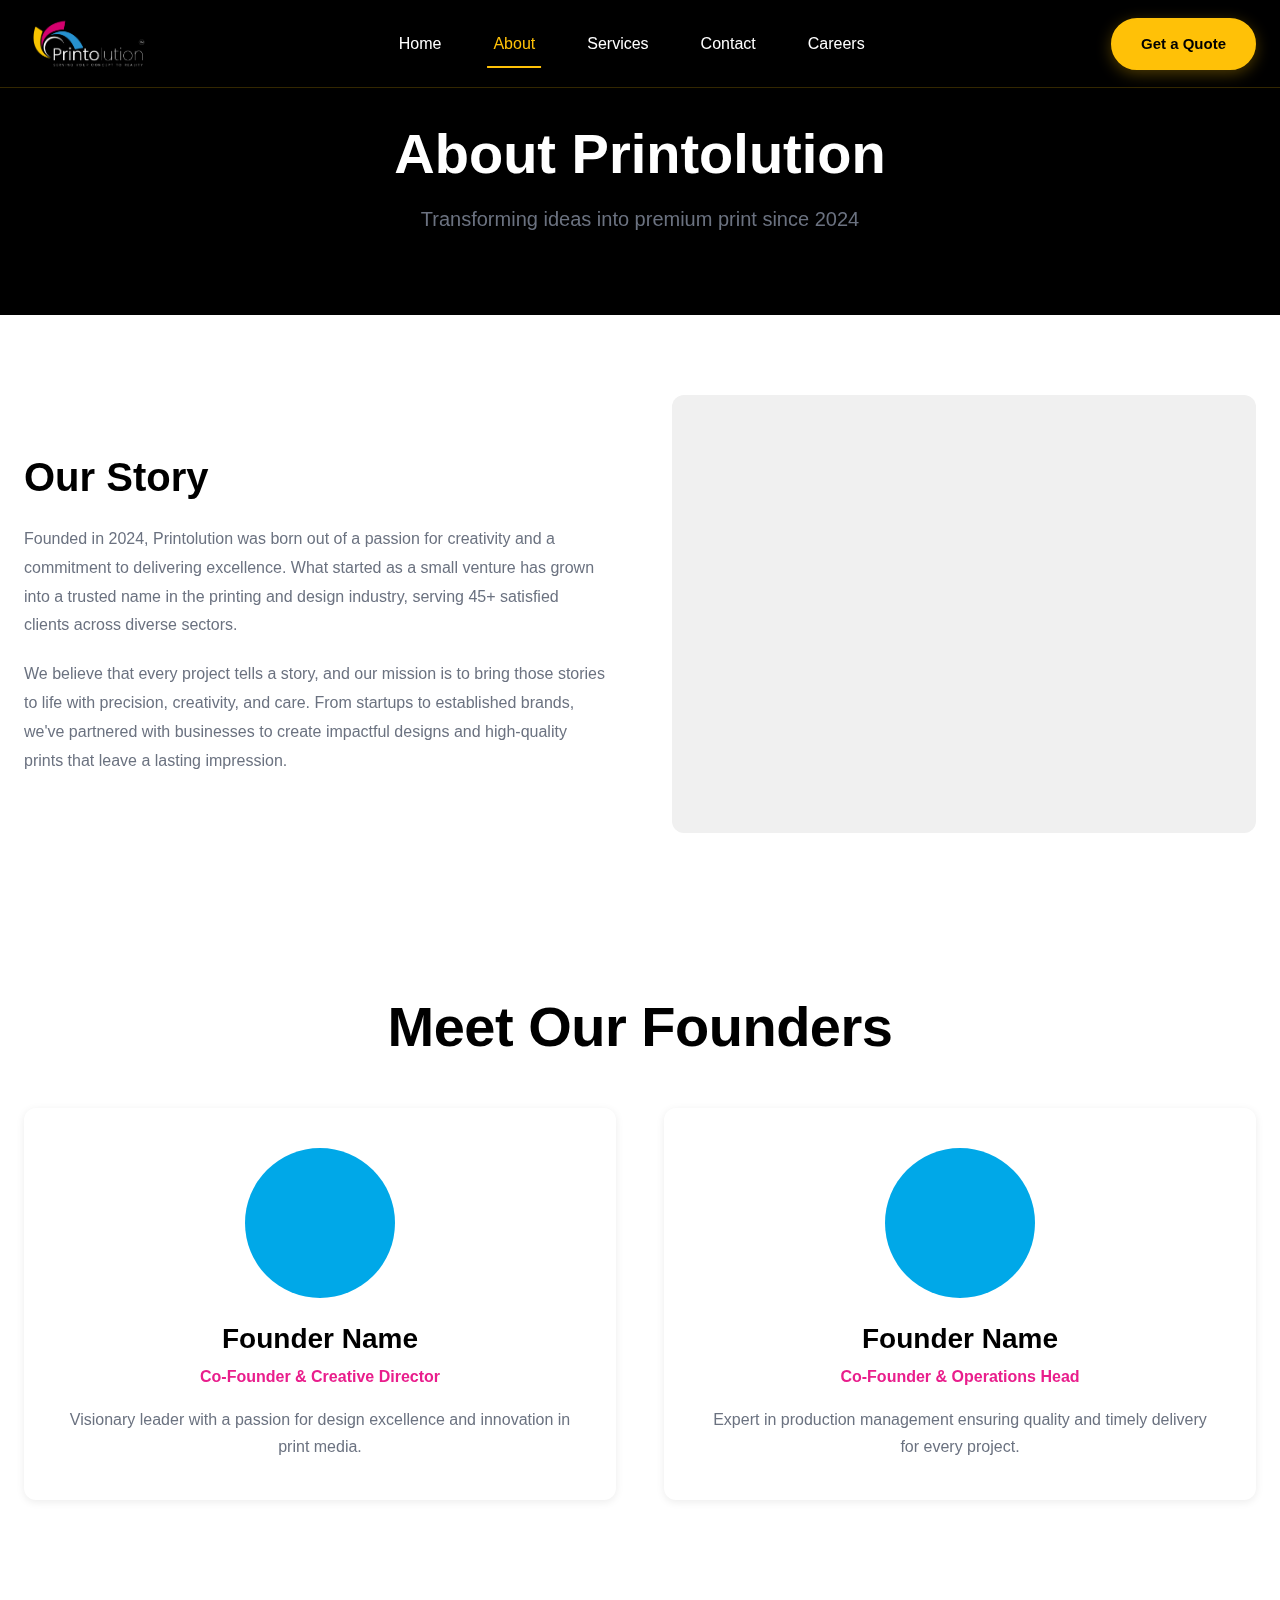
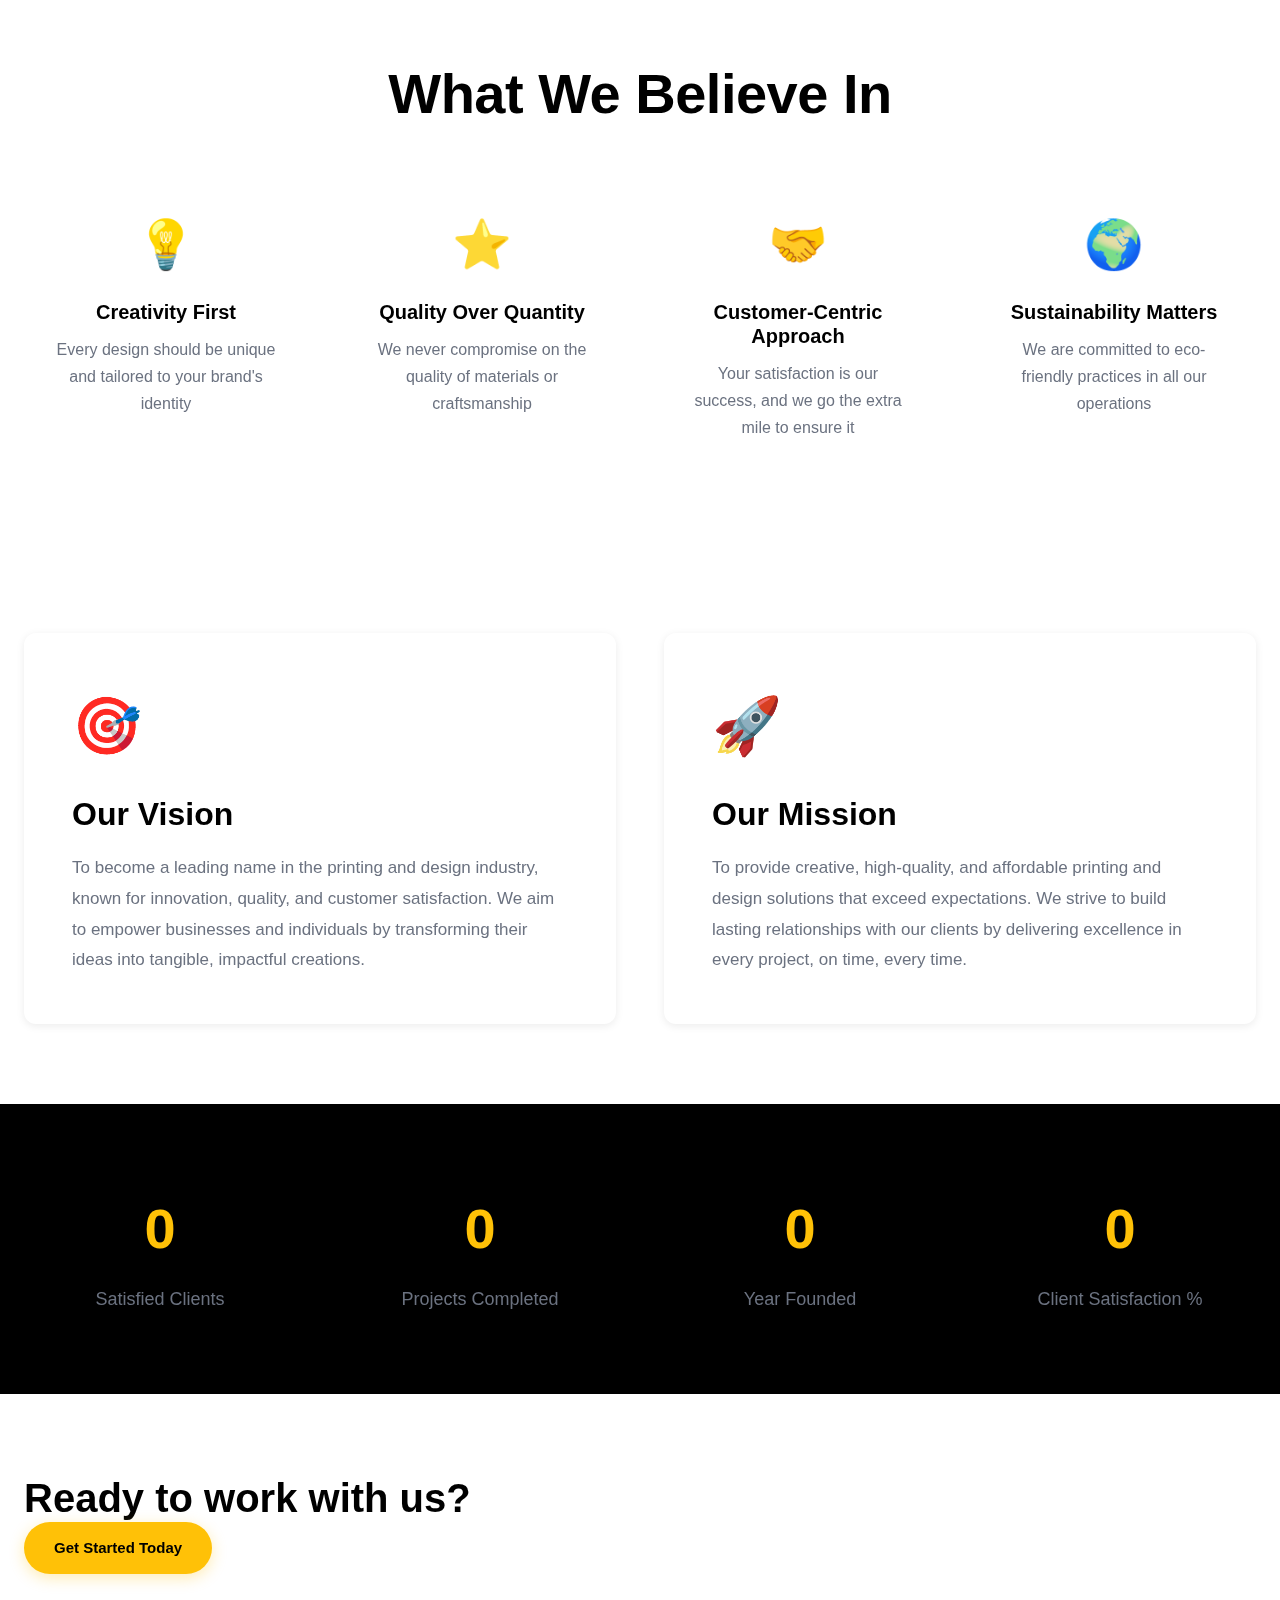
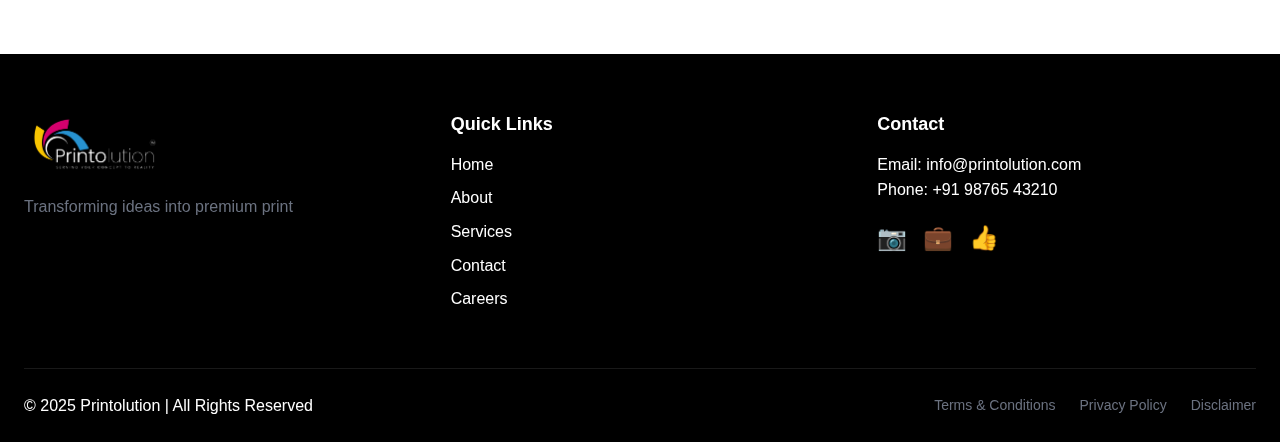
<file: about.html>
<!DOCTYPE html>
<html lang="en">
<head>
    <meta charset="UTF-8">
    <meta name="viewport" content="width=device-width, initial-scale=1.0">
    <title>About Us - Printolution</title>
    <meta name="description" content="Founded in 2024, Printolution has delivered excellence to 45+ satisfied clients with innovative design and premium printing solutions.">
    
    <link rel="stylesheet" href="css/main.css">
    <link rel="stylesheet" href="css/about.css">
    <link rel="stylesheet" href="css/mobile-layout.css">
    <link rel="stylesheet" href="css/loader.css">
</head>
<body>
    <!-- Header -->
    <header class="header" id="header">
        <div class="container">
            <div class="header-content">
                <a href="index.html" class="logo">
                    <img src="img/Nev.png" alt="Printolution - Serving Your Concept to Reality" class="logo-img">
                </a>
                <nav class="nav" id="nav">
                    <ul class="nav-list">
                        <li><a href="index.html" class="nav-link">Home</a></li>
                        <li><a href="about.html" class="nav-link active">About</a></li>
                        <li><a href="services.html" class="nav-link">Services</a></li>
                        <li><a href="contact.html" class="nav-link">Contact</a></li>
                        <li><a href="careers.html" class="nav-link">Careers</a></li>
                    </ul>
                </nav>
                <a href="quote.html" class="btn btn-primary">Get a Quote</a>
                <button class="hamburger" id="hamburger" aria-label="Toggle menu">
                    <span></span>
                    <span></span>
                    <span></span>
                </button>
            </div>
        </div>
    </header>

    <!-- Page Hero -->
    <section class="page-hero">
        <div class="container">
            <h1>About Printolution</h1>
            <p>Transforming ideas into premium print since 2024</p>
        </div>
    </section>

    <!-- Our Story -->
    <section class="our-story">
        <div class="container">
            <div class="story-content">
                <div class="story-text">
                    <h2>Our Story</h2>
                    <p>Founded in 2024, Printolution was born out of a passion for creativity and a commitment to delivering excellence. What started as a small venture has grown into a trusted name in the printing and design industry, serving 45+ satisfied clients across diverse sectors.</p>
                    <p>We believe that every project tells a story, and our mission is to bring those stories to life with precision, creativity, and care. From startups to established brands, we've partnered with businesses to create impactful designs and high-quality prints that leave a lasting impression.</p>
                </div>
                <div class="story-image">
                    <div class="image-placeholder"></div>
                </div>
            </div>
        </div>
    </section>

    <!-- Founders -->
    <section class="founders">
        <div class="container">
            <h2 class="section-title">Meet Our Founders</h2>
            <div class="founders-grid">
                <div class="founder-card">
                    <div class="founder-image"></div>
                    <h3>Founder Name</h3>
                    <p class="founder-role">Co-Founder & Creative Director</p>
                    <p class="founder-bio">Visionary leader with a passion for design excellence and innovation in print media.</p>
                </div>
                <div class="founder-card">
                    <div class="founder-image"></div>
                    <h3>Founder Name</h3>
                    <p class="founder-role">Co-Founder & Operations Head</p>
                    <p class="founder-bio">Expert in production management ensuring quality and timely delivery for every project.</p>
                </div>
            </div>
        </div>
    </section>

    <!-- Our Beliefs -->
    <section class="beliefs">
        <div class="container">
            <h2 class="section-title">What We Believe In</h2>
            <div class="beliefs-grid">
                <div class="belief-card">
                    <div class="belief-icon">💡</div>
                    <h3>Creativity First</h3>
                    <p>Every design should be unique and tailored to your brand's identity</p>
                </div>
                <div class="belief-card">
                    <div class="belief-icon">⭐</div>
                    <h3>Quality Over Quantity</h3>
                    <p>We never compromise on the quality of materials or craftsmanship</p>
                </div>
                <div class="belief-card">
                    <div class="belief-icon">🤝</div>
                    <h3>Customer-Centric Approach</h3>
                    <p>Your satisfaction is our success, and we go the extra mile to ensure it</p>
                </div>
                <div class="belief-card">
                    <div class="belief-icon">🌍</div>
                    <h3>Sustainability Matters</h3>
                    <p>We are committed to eco-friendly practices in all our operations</p>
                </div>
            </div>
        </div>
    </section>

    <!-- Vision & Mission -->
    <section class="vision-mission">
        <div class="container">
            <div class="vm-grid">
                <div class="vm-card">
                    <div class="vm-icon">🎯</div>
                    <h2>Our Vision</h2>
                    <p>To become a leading name in the printing and design industry, known for innovation, quality, and customer satisfaction. We aim to empower businesses and individuals by transforming their ideas into tangible, impactful creations.</p>
                </div>
                <div class="vm-card">
                    <div class="vm-icon">🚀</div>
                    <h2>Our Mission</h2>
                    <p>To provide creative, high-quality, and affordable printing and design solutions that exceed expectations. We strive to build lasting relationships with our clients by delivering excellence in every project, on time, every time.</p>
                </div>
            </div>
        </div>
    </section>

    <!-- Stats -->
    <section class="stats">
        <div class="container">
            <div class="stats-grid">
                <div class="stat-card">
                    <div class="stat-number" data-target="45">0</div>
                    <div class="stat-label">Satisfied Clients</div>
                </div>
                <div class="stat-card">
                    <div class="stat-number" data-target="1000">0</div>
                    <div class="stat-label">Projects Completed</div>
                </div>
                <div class="stat-card">
                    <div class="stat-number" data-target="2024">0</div>
                    <div class="stat-label">Year Founded</div>
                </div>
                <div class="stat-card">
                    <div class="stat-number" data-target="100">0</div>
                    <div class="stat-label">Client Satisfaction %</div>
                </div>
            </div>
        </div>
    </section>

    <!-- CTA -->
    <section class="cta-band">
        <div class="container">
            <h2>Ready to work with us?</h2>
            <a href="quote.html" class="btn btn-primary">Get Started Today</a>
        </div>
    </section>

    <!-- Footer -->
    <footer class="footer">
        <div class="container">
            <div class="footer-content">
                <div class="footer-col">
                    <img src="img/Nev.png" alt="Printolution" class="footer-logo-img">
                    <p class="footer-tagline">Transforming ideas into premium print</p>
                </div>
                <div class="footer-col">
                    <h4>Quick Links</h4>
                    <ul>
                        <li><a href="index.html">Home</a></li>
                        <li><a href="about.html">About</a></li>
                        <li><a href="services.html">Services</a></li>
                        <li><a href="contact.html">Contact</a></li>
                        <li><a href="careers.html">Careers</a></li>
                    </ul>
                </div>
                <div class="footer-col">
                    <h4>Contact</h4>
                    <p>Email: info@printolution.com</p>
                    <p>Phone: +91 98765 43210</p>
                    <div class="social-icons">
                        <a href="#" aria-label="Instagram">📷</a>
                        <a href="#" aria-label="LinkedIn">💼</a>
                        <a href="#" aria-label="Facebook">👍</a>
                    </div>
                </div>
            </div>
            <div class="footer-bottom">
                <p>&copy; 2025 Printolution | All Rights Reserved</p>
                <div class="footer-legal">
                    <a href="terms.html">Terms & Conditions</a>
                    <a href="privacy.html">Privacy Policy</a>
                    <a href="disclaimer.html">Disclaimer</a>
                </div>
            </div>
        </div>
    </footer>

    <script src="js/loader.js"></script>
    <script src="js/main.js"></script>
    <script src="js/about.js"></script>
</body>
</html>
</file>
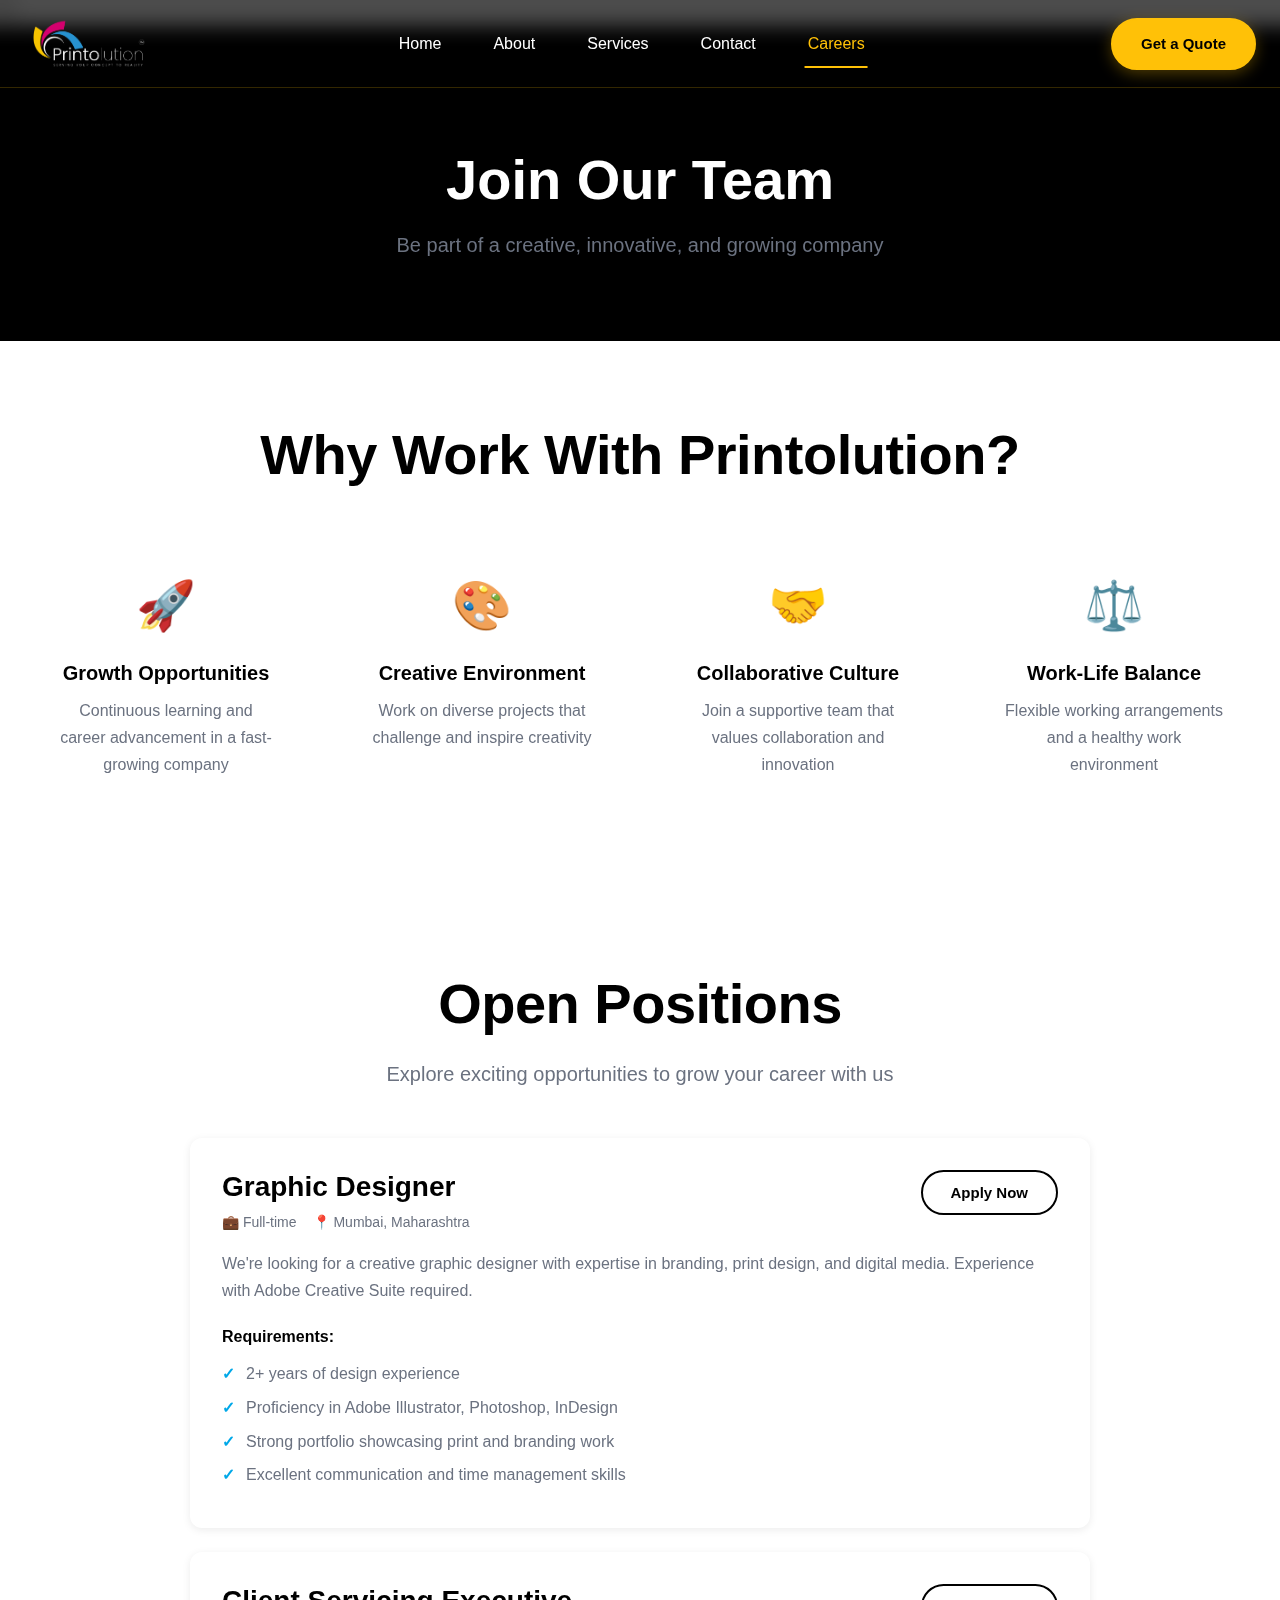
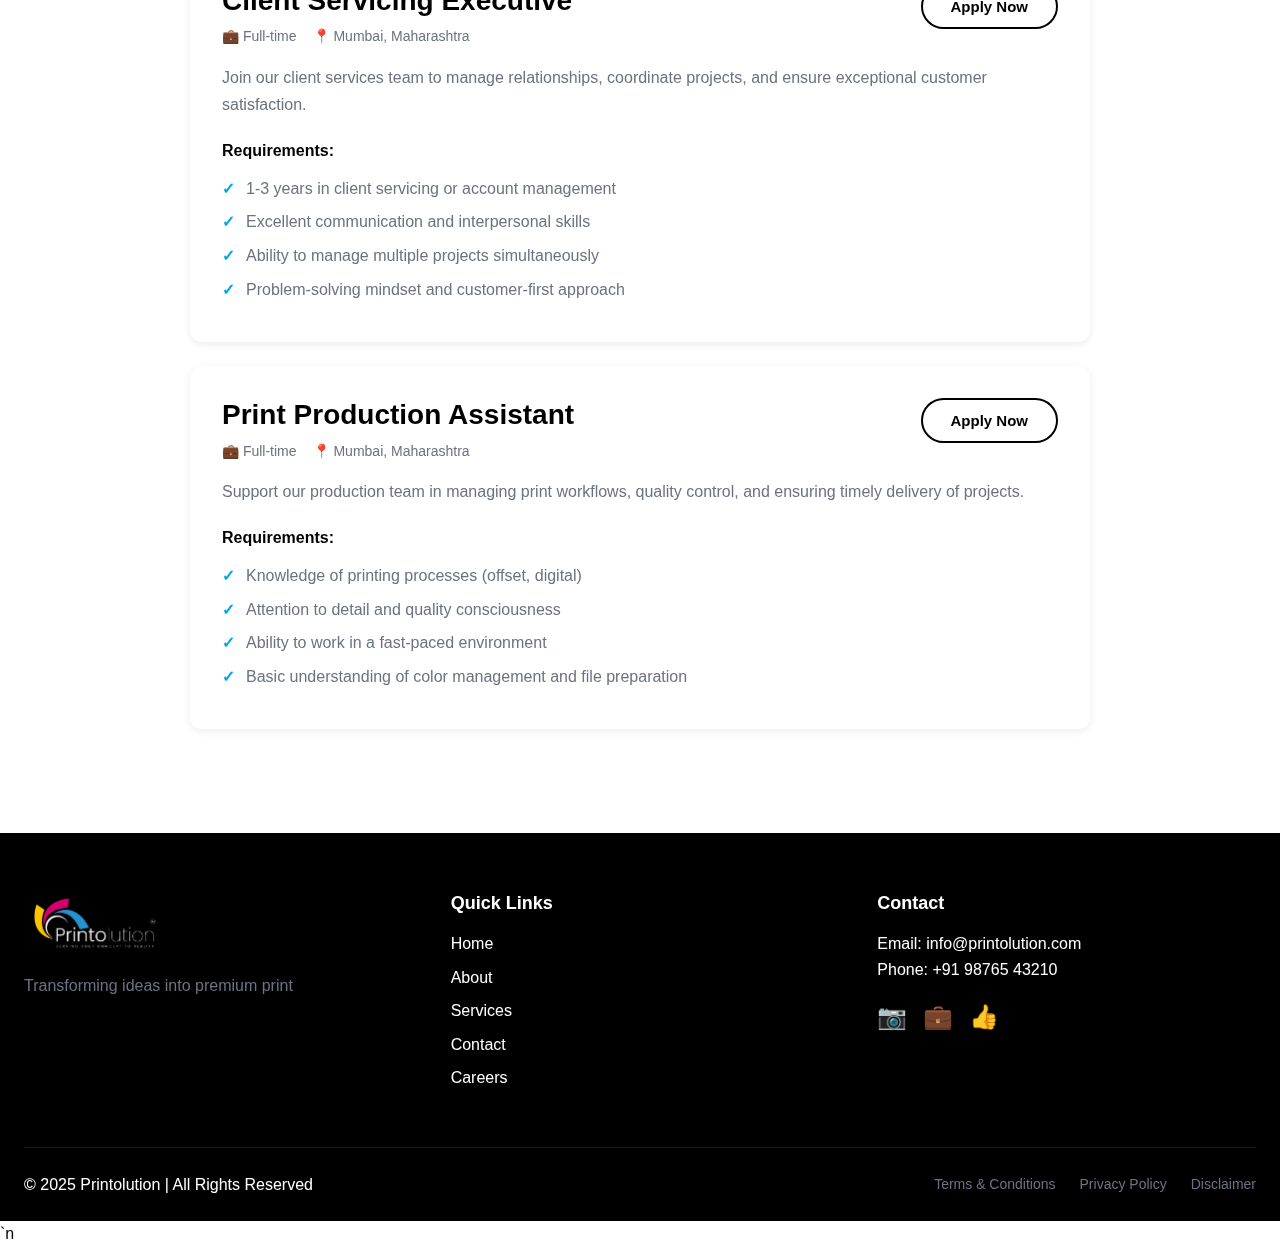
<file: careers.html>
<!DOCTYPE html>
<html lang="en">
<head>
    <meta charset="UTF-8">
    <meta name="viewport" content="width=device-width, initial-scale=1.0">
    <title>Careers - Printolution</title>
    <meta name="description" content="Join the Printolution team. Explore exciting career opportunities in design, production, and client services.">
    
    <link rel="stylesheet" href="css/main.css">`n    <link rel="stylesheet" href="css/loader.css">
    <link rel="stylesheet" href="css/careers.css">
    <link rel="stylesheet" href="css/mobile-layout.css">
</head>
<body>
    <!-- Header -->
    <header class="header" id="header">
        <div class="container">
            <div class="header-content">
                <a href="index.html" class="logo">
                    <img src="img/Nev.png" alt="Printolution - Serving Your Concept to Reality" class="logo-img">
                </a>
                <nav class="nav" id="nav">
                    <ul class="nav-list">
                        <li><a href="index.html" class="nav-link">Home</a></li>
                        <li><a href="about.html" class="nav-link">About</a></li>
                        <li><a href="services.html" class="nav-link">Services</a></li>
                        <li><a href="contact.html" class="nav-link">Contact</a></li>
                        <li><a href="careers.html" class="nav-link active">Careers</a></li>
                    </ul>
                </nav>
                <a href="quote.html" class="btn btn-primary">Get a Quote</a>
                <button class="hamburger" id="hamburger" aria-label="Toggle menu">
                    <span></span>
                    <span></span>
                    <span></span>
                </button>
            </div>
        </div>
    </header>

    <!-- Page Hero -->
    <section class="page-hero">
        <div class="container">
            <h1>Join Our Team</h1>
            <p>Be part of a creative, innovative, and growing company</p>
        </div>
    </section>

    <!-- Why Work With Us -->
    <section class="why-work">
        <div class="container">
            <h2 class="section-title">Why Work With Printolution?</h2>
            <div class="why-work-grid">
                <div class="why-work-card">
                    <div class="why-work-icon">🚀</div>
                    <h3>Growth Opportunities</h3>
                    <p>Continuous learning and career advancement in a fast-growing company</p>
                </div>
                <div class="why-work-card">
                    <div class="why-work-icon">🎨</div>
                    <h3>Creative Environment</h3>
                    <p>Work on diverse projects that challenge and inspire creativity</p>
                </div>
                <div class="why-work-card">
                    <div class="why-work-icon">🤝</div>
                    <h3>Collaborative Culture</h3>
                    <p>Join a supportive team that values collaboration and innovation</p>
                </div>
                <div class="why-work-card">
                    <div class="why-work-icon">⚖️</div>
                    <h3>Work-Life Balance</h3>
                    <p>Flexible working arrangements and a healthy work environment</p>
                </div>
            </div>
        </div>
    </section>

    <!-- Open Positions -->
    <section class="open-positions">
        <div class="container">
            <h2 class="section-title">Open Positions</h2>
            <p class="section-subtitle">Explore exciting opportunities to grow your career with us</p>
            
            <div class="positions-list">
                <div class="position-card">
                    <div class="position-header">
                        <div>
                            <h3>Graphic Designer</h3>
                            <div class="position-meta">
                                <span class="position-type">Full-time</span>
                                <span class="position-location">Mumbai, Maharashtra</span>
                            </div>
                        </div>
                        <button class="btn btn-secondary apply-btn" data-position="Graphic Designer">Apply Now</button>
                    </div>
                    <p class="position-desc">We're looking for a creative graphic designer with expertise in branding, print design, and digital media. Experience with Adobe Creative Suite required.</p>
                    <div class="position-requirements">
                        <strong>Requirements:</strong>
                        <ul>
                            <li>2+ years of design experience</li>
                            <li>Proficiency in Adobe Illustrator, Photoshop, InDesign</li>
                            <li>Strong portfolio showcasing print and branding work</li>
                            <li>Excellent communication and time management skills</li>
                        </ul>
                    </div>
                </div>

                <div class="position-card">
                    <div class="position-header">
                        <div>
                            <h3>Client Servicing Executive</h3>
                            <div class="position-meta">
                                <span class="position-type">Full-time</span>
                                <span class="position-location">Mumbai, Maharashtra</span>
                            </div>
                        </div>
                        <button class="btn btn-secondary apply-btn" data-position="Client Servicing Executive">Apply Now</button>
                    </div>
                    <p class="position-desc">Join our client services team to manage relationships, coordinate projects, and ensure exceptional customer satisfaction.</p>
                    <div class="position-requirements">
                        <strong>Requirements:</strong>
                        <ul>
                            <li>1-3 years in client servicing or account management</li>
                            <li>Excellent communication and interpersonal skills</li>
                            <li>Ability to manage multiple projects simultaneously</li>
                            <li>Problem-solving mindset and customer-first approach</li>
                        </ul>
                    </div>
                </div>

                <div class="position-card">
                    <div class="position-header">
                        <div>
                            <h3>Print Production Assistant</h3>
                            <div class="position-meta">
                                <span class="position-type">Full-time</span>
                                <span class="position-location">Mumbai, Maharashtra</span>
                            </div>
                        </div>
                        <button class="btn btn-secondary apply-btn" data-position="Print Production Assistant">Apply Now</button>
                    </div>
                    <p class="position-desc">Support our production team in managing print workflows, quality control, and ensuring timely delivery of projects.</p>
                    <div class="position-requirements">
                        <strong>Requirements:</strong>
                        <ul>
                            <li>Knowledge of printing processes (offset, digital)</li>
                            <li>Attention to detail and quality consciousness</li>
                            <li>Ability to work in a fast-paced environment</li>
                            <li>Basic understanding of color management and file preparation</li>
                        </ul>
                    </div>
                </div>
            </div>
        </div>
    </section>

    <!-- Application Modal -->
    <div class="modal" id="applicationModal">
        <div class="modal-content">
            <button class="modal-close" id="modalClose">&times;</button>
            <h2>Apply for <span id="positionName"></span></h2>
            <form class="application-form" id="applicationForm">
                <div class="form-group">
                    <label for="applicantName">Full Name *</label>
                    <input type="text" id="applicantName" name="name" required>
                    <span class="error-message"></span>
                </div>
                
                <div class="form-group">
                    <label for="applicantEmail">Email Address *</label>
                    <input type="email" id="applicantEmail" name="email" required>
                    <span class="error-message"></span>
                </div>
                
                <div class="form-group">
                    <label for="applicantPhone">Phone Number *</label>
                    <input type="tel" id="applicantPhone" name="phone" required>
                    <span class="error-message"></span>
                </div>
                
                <div class="form-group">
                    <label for="resume">Resume/CV (PDF or DOC) *</label>
                    <input type="file" id="resume" name="resume" accept=".pdf,.doc,.docx" required>
                    <span class="error-message"></span>
                </div>
                
                <div class="form-group">
                    <label for="coverLetter">Cover Letter</label>
                    <textarea id="coverLetter" name="coverLetter" rows="6" placeholder="Tell us why you're a great fit..."></textarea>
                </div>
                
                <input type="hidden" name="position" id="positionInput">
                <input type="text" name="website" class="honeypot" tabindex="-1" autocomplete="off">
                
                <button type="submit" class="btn btn-primary">Submit Application</button>
                <div class="form-status"></div>
            </form>
        </div>
    </div>

    <!-- Footer -->
    <footer class="footer">
        <div class="container">
            <div class="footer-content">
                <div class="footer-col">
                    <img src="img/Nev.png" alt="Printolution" class="footer-logo-img">
                    <p class="footer-tagline">Transforming ideas into premium print</p>
                </div>
                <div class="footer-col">
                    <h4>Quick Links</h4>
                    <ul>
                        <li><a href="index.html">Home</a></li>
                        <li><a href="about.html">About</a></li>
                        <li><a href="services.html">Services</a></li>
                        <li><a href="contact.html">Contact</a></li>
                        <li><a href="careers.html">Careers</a></li>
                    </ul>
                </div>
                <div class="footer-col">
                    <h4>Contact</h4>
                    <p>Email: info@printolution.com</p>
                    <p>Phone: +91 98765 43210</p>
                    <div class="social-icons">
                        <a href="#" aria-label="Instagram">📷</a>
                        <a href="#" aria-label="LinkedIn">💼</a>
                        <a href="#" aria-label="Facebook">👍</a>
                    </div>
                </div>
            </div>
            <div class="footer-bottom">
                <p>&copy; 2025 Printolution | All Rights Reserved</p>
                <div class="footer-legal">
                    <a href="terms.html">Terms & Conditions</a>
                    <a href="privacy.html">Privacy Policy</a>
                    <a href="disclaimer.html">Disclaimer</a>
                </div>
            </div>
        </div>
    </footer>

    <script src="js/loader.js"></script>`n    <script src="js/main.js"></script>
    <script src="js/careers.js"></script>
</body>
</html>
</file>
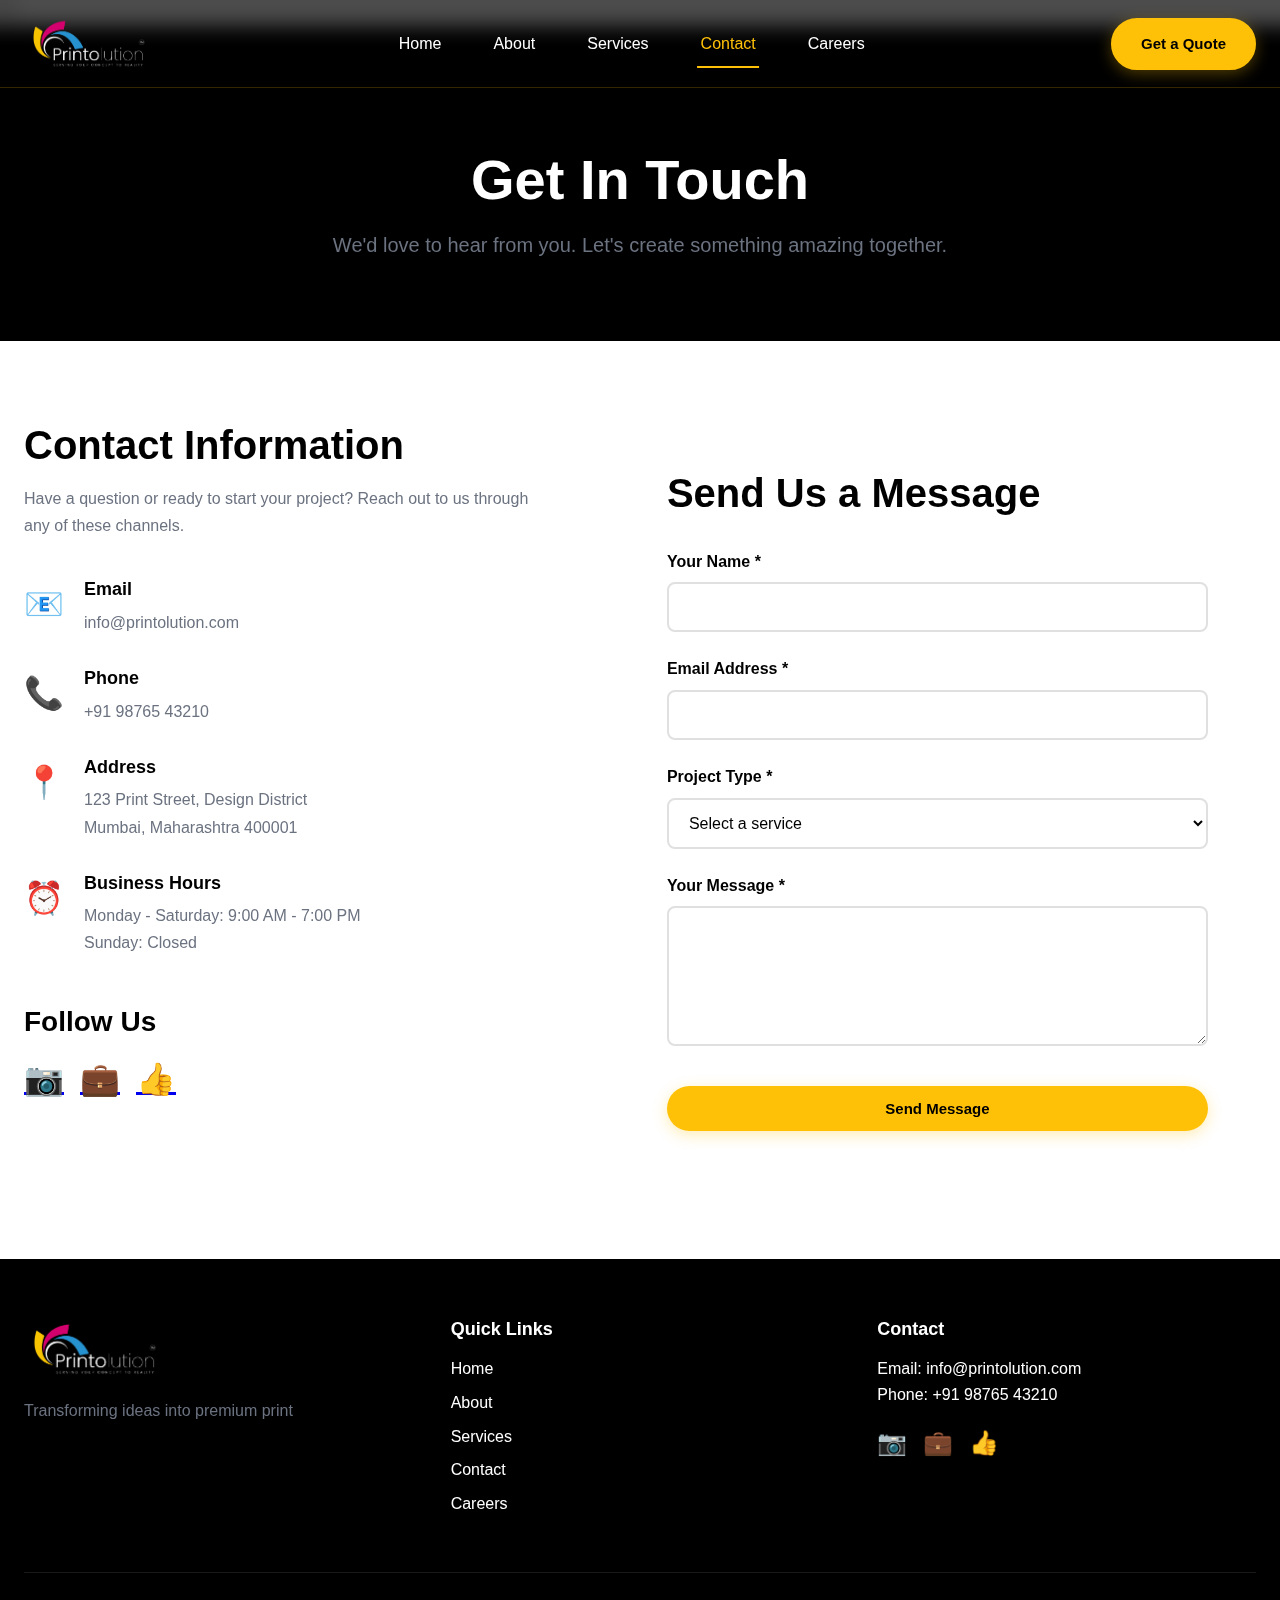
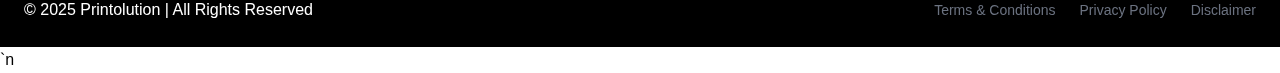
<file: contact.html>
<!DOCTYPE html>
<html lang="en">
<head>
    <meta charset="UTF-8">
    <meta name="viewport" content="width=device-width, initial-scale=1.0">
    <title>Contact Us - Printolution</title>
    <meta name="description" content="Get in touch with Printolution for all your printing and design needs. We're here to help bring your ideas to life.">
    
    <link rel="stylesheet" href="css/main.css">`n    <link rel="stylesheet" href="css/loader.css">
    <link rel="stylesheet" href="css/contact.css">
    <link rel="stylesheet" href="css/mobile-layout.css">
</head>
<body>
    <!-- Header -->
    <header class="header" id="header">
        <div class="container">
            <div class="header-content">
                <a href="index.html" class="logo">
                    <img src="img/Nev.png" alt="Printolution - Serving Your Concept to Reality" class="logo-img">
                </a>
                <nav class="nav" id="nav">
                    <ul class="nav-list">
                        <li><a href="index.html" class="nav-link">Home</a></li>
                        <li><a href="about.html" class="nav-link">About</a></li>
                        <li><a href="services.html" class="nav-link">Services</a></li>
                        <li><a href="contact.html" class="nav-link active">Contact</a></li>
                        <li><a href="careers.html" class="nav-link">Careers</a></li>
                    </ul>
                </nav>
                <a href="quote.html" class="btn btn-primary">Get a Quote</a>
                <button class="hamburger" id="hamburger" aria-label="Toggle menu">
                    <span></span>
                    <span></span>
                    <span></span>
                </button>
            </div>
        </div>
    </header>

    <!-- Page Hero -->
    <section class="page-hero">
        <div class="container">
            <h1>Get In Touch</h1>
            <p>We'd love to hear from you. Let's create something amazing together.</p>
        </div>
    </section>

    <!-- Contact Section -->
    <section class="contact-section">
        <div class="container">
            <div class="contact-grid">
                <!-- Contact Info -->
                <div class="contact-info">
                    <h2>Contact Information</h2>
                    <p class="contact-intro">Have a question or ready to start your project? Reach out to us through any of these channels.</p>
                    
                    <div class="contact-item">
                        <div class="contact-icon">📧</div>
                        <div>
                            <h3>Email</h3>
                            <p>info@printolution.com</p>
                        </div>
                    </div>
                    
                    <div class="contact-item">
                        <div class="contact-icon">📞</div>
                        <div>
                            <h3>Phone</h3>
                            <p>+91 98765 43210</p>
                        </div>
                    </div>
                    
                    <div class="contact-item">
                        <div class="contact-icon">📍</div>
                        <div>
                            <h3>Address</h3>
                            <p>123 Print Street, Design District<br>Mumbai, Maharashtra 400001</p>
                        </div>
                    </div>
                    
                    <div class="contact-item">
                        <div class="contact-icon">⏰</div>
                        <div>
                            <h3>Business Hours</h3>
                            <p>Monday - Saturday: 9:00 AM - 7:00 PM<br>Sunday: Closed</p>
                        </div>
                    </div>
                    
                    <div class="social-links">
                        <h3>Follow Us</h3>
                        <div class="social-icons-large">
                            <a href="#" aria-label="Instagram">📷</a>
                            <a href="#" aria-label="LinkedIn">💼</a>
                            <a href="#" aria-label="Facebook">👍</a>
                        </div>
                    </div>
                </div>
                
                <!-- Contact Form -->
                <div class="contact-form-wrapper">
                    <h2>Send Us a Message</h2>
                    <form class="contact-form" id="contactForm">
                        <div class="form-group">
                            <label for="name">Your Name *</label>
                            <input type="text" id="name" name="name" required>
                            <span class="error-message"></span>
                        </div>
                        
                        <div class="form-group">
                            <label for="email">Email Address *</label>
                            <input type="email" id="email" name="email" required>
                            <span class="error-message"></span>
                        </div>
                        
                        <div class="form-group">
                            <label for="projectType">Project Type *</label>
                            <select id="projectType" name="projectType" required>
                                <option value="">Select a service</option>
                                <option value="design">Design Services</option>
                                <option value="printing">Printing Services</option>
                                <option value="promotional">Promotional Products</option>
                                <option value="wedding">Wedding Cards</option>
                                <option value="packaging">Packaging</option>
                                <option value="other">Other</option>
                            </select>
                            <span class="error-message"></span>
                        </div>
                        
                        <div class="form-group">
                            <label for="message">Your Message *</label>
                            <textarea id="message" name="message" rows="6" required></textarea>
                            <span class="error-message"></span>
                        </div>
                        
                        <!-- Honeypot -->
                        <input type="text" name="website" class="honeypot" tabindex="-1" autocomplete="off">
                        
                        <button type="submit" class="btn btn-primary">Send Message</button>
                        
                        <div class="form-status"></div>
                    </form>
                </div>
            </div>
        </div>
    </section>

    <!-- Footer -->
    <footer class="footer">
        <div class="container">
            <div class="footer-content">
                <div class="footer-col">
                    <img src="img/Nev.png" alt="Printolution" class="footer-logo-img">
                    <p class="footer-tagline">Transforming ideas into premium print</p>
                </div>
                <div class="footer-col">
                    <h4>Quick Links</h4>
                    <ul>
                        <li><a href="index.html">Home</a></li>
                        <li><a href="about.html">About</a></li>
                        <li><a href="services.html">Services</a></li>
                        <li><a href="contact.html">Contact</a></li>
                        <li><a href="careers.html">Careers</a></li>
                    </ul>
                </div>
                <div class="footer-col">
                    <h4>Contact</h4>
                    <p>Email: info@printolution.com</p>
                    <p>Phone: +91 98765 43210</p>
                    <div class="social-icons">
                        <a href="#" aria-label="Instagram">📷</a>
                        <a href="#" aria-label="LinkedIn">💼</a>
                        <a href="#" aria-label="Facebook">👍</a>
                    </div>
                </div>
            </div>
            <div class="footer-bottom">
                <p>&copy; 2025 Printolution | All Rights Reserved</p>
                <div class="footer-legal">
                    <a href="terms.html">Terms & Conditions</a>
                    <a href="privacy.html">Privacy Policy</a>
                    <a href="disclaimer.html">Disclaimer</a>
                </div>
            </div>
        </div>
    </footer>

    <script src="js/loader.js"></script>`n    <script src="js/main.js"></script>
    <script src="js/contact.js"></script>
</body>
</html>
</file>
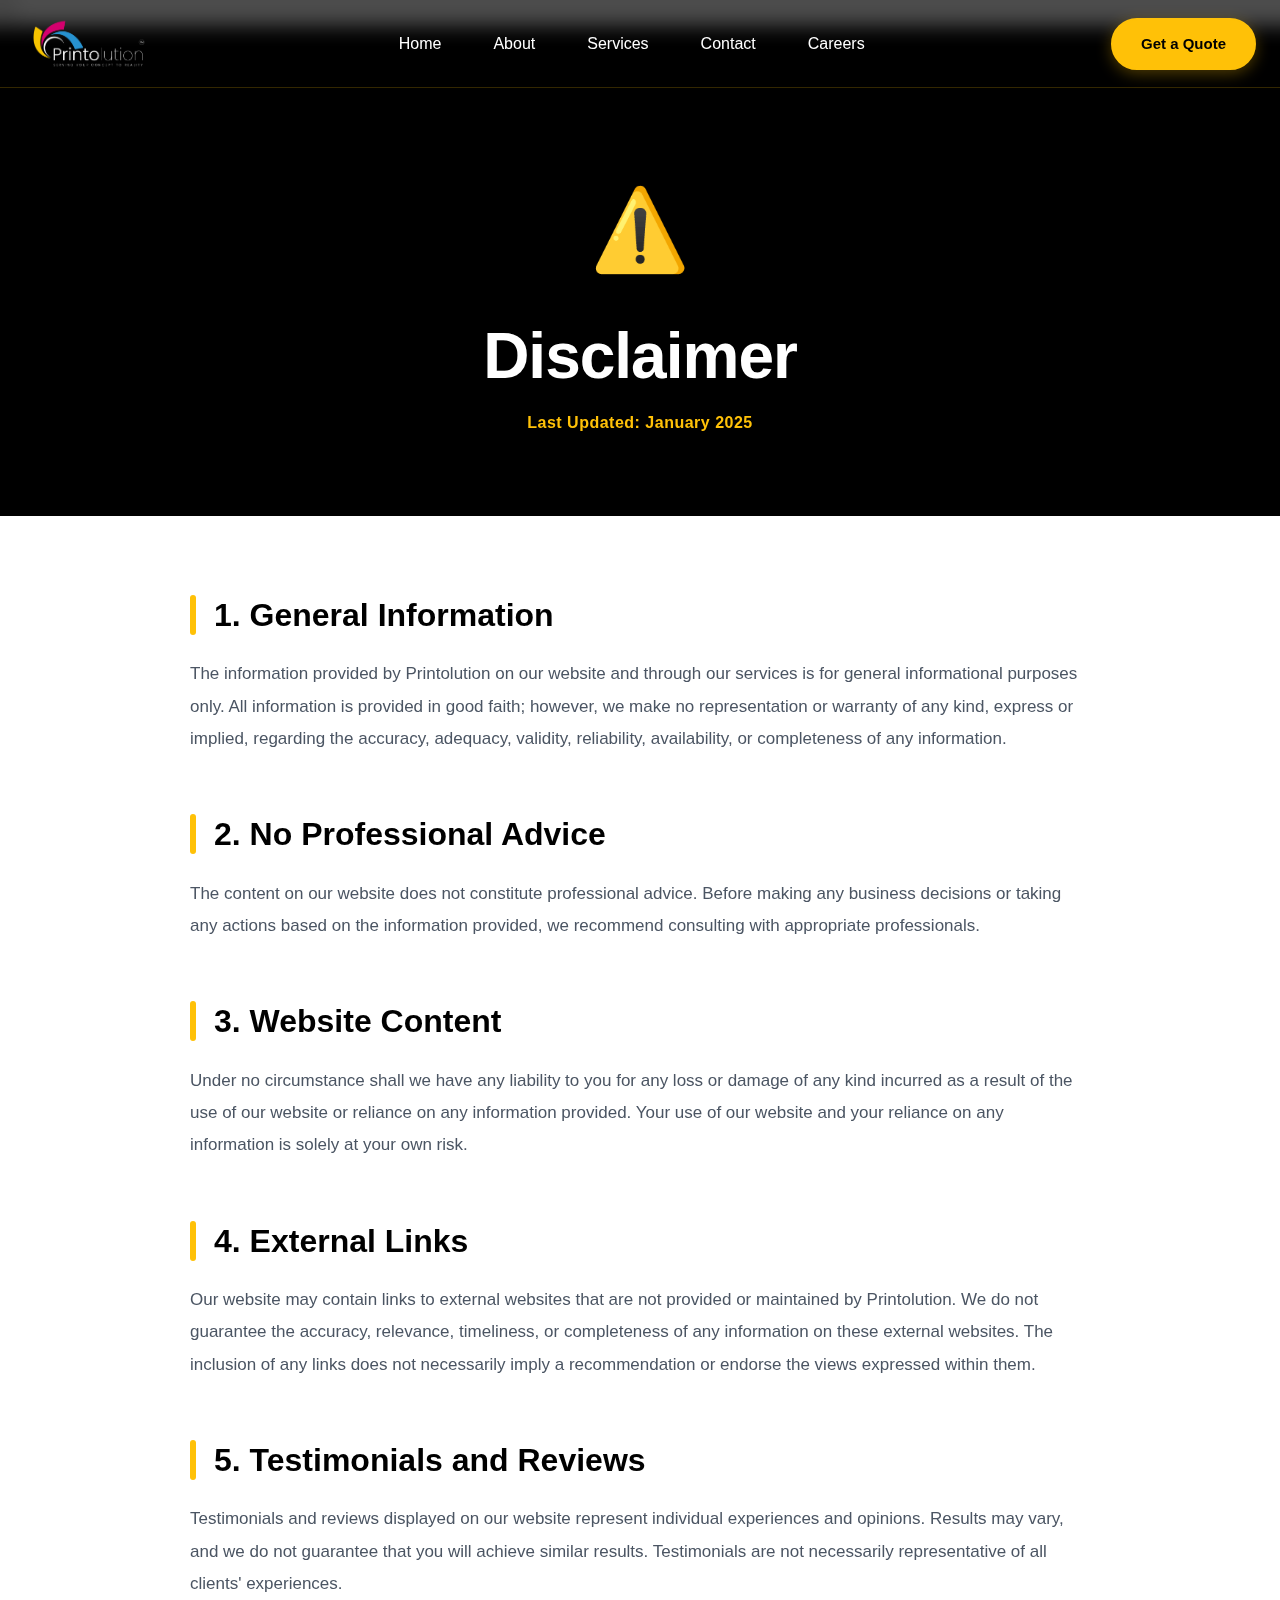
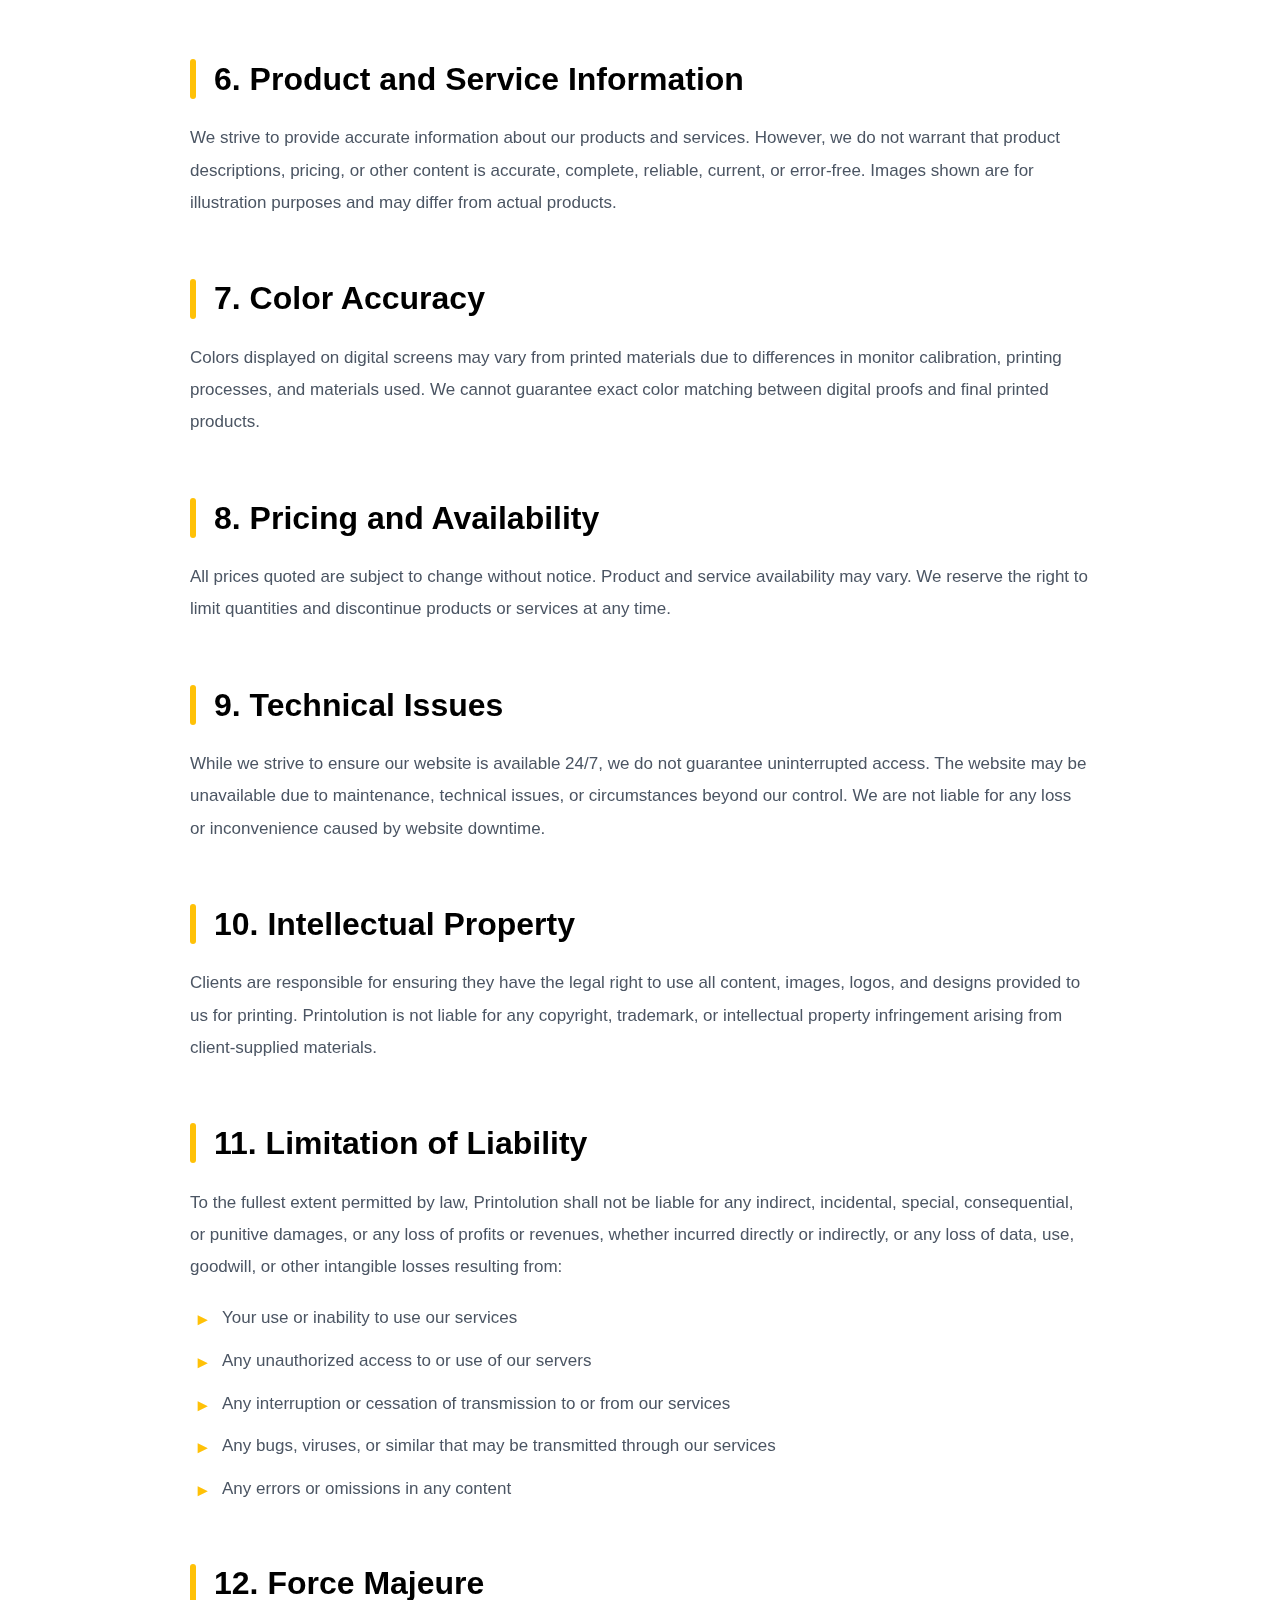
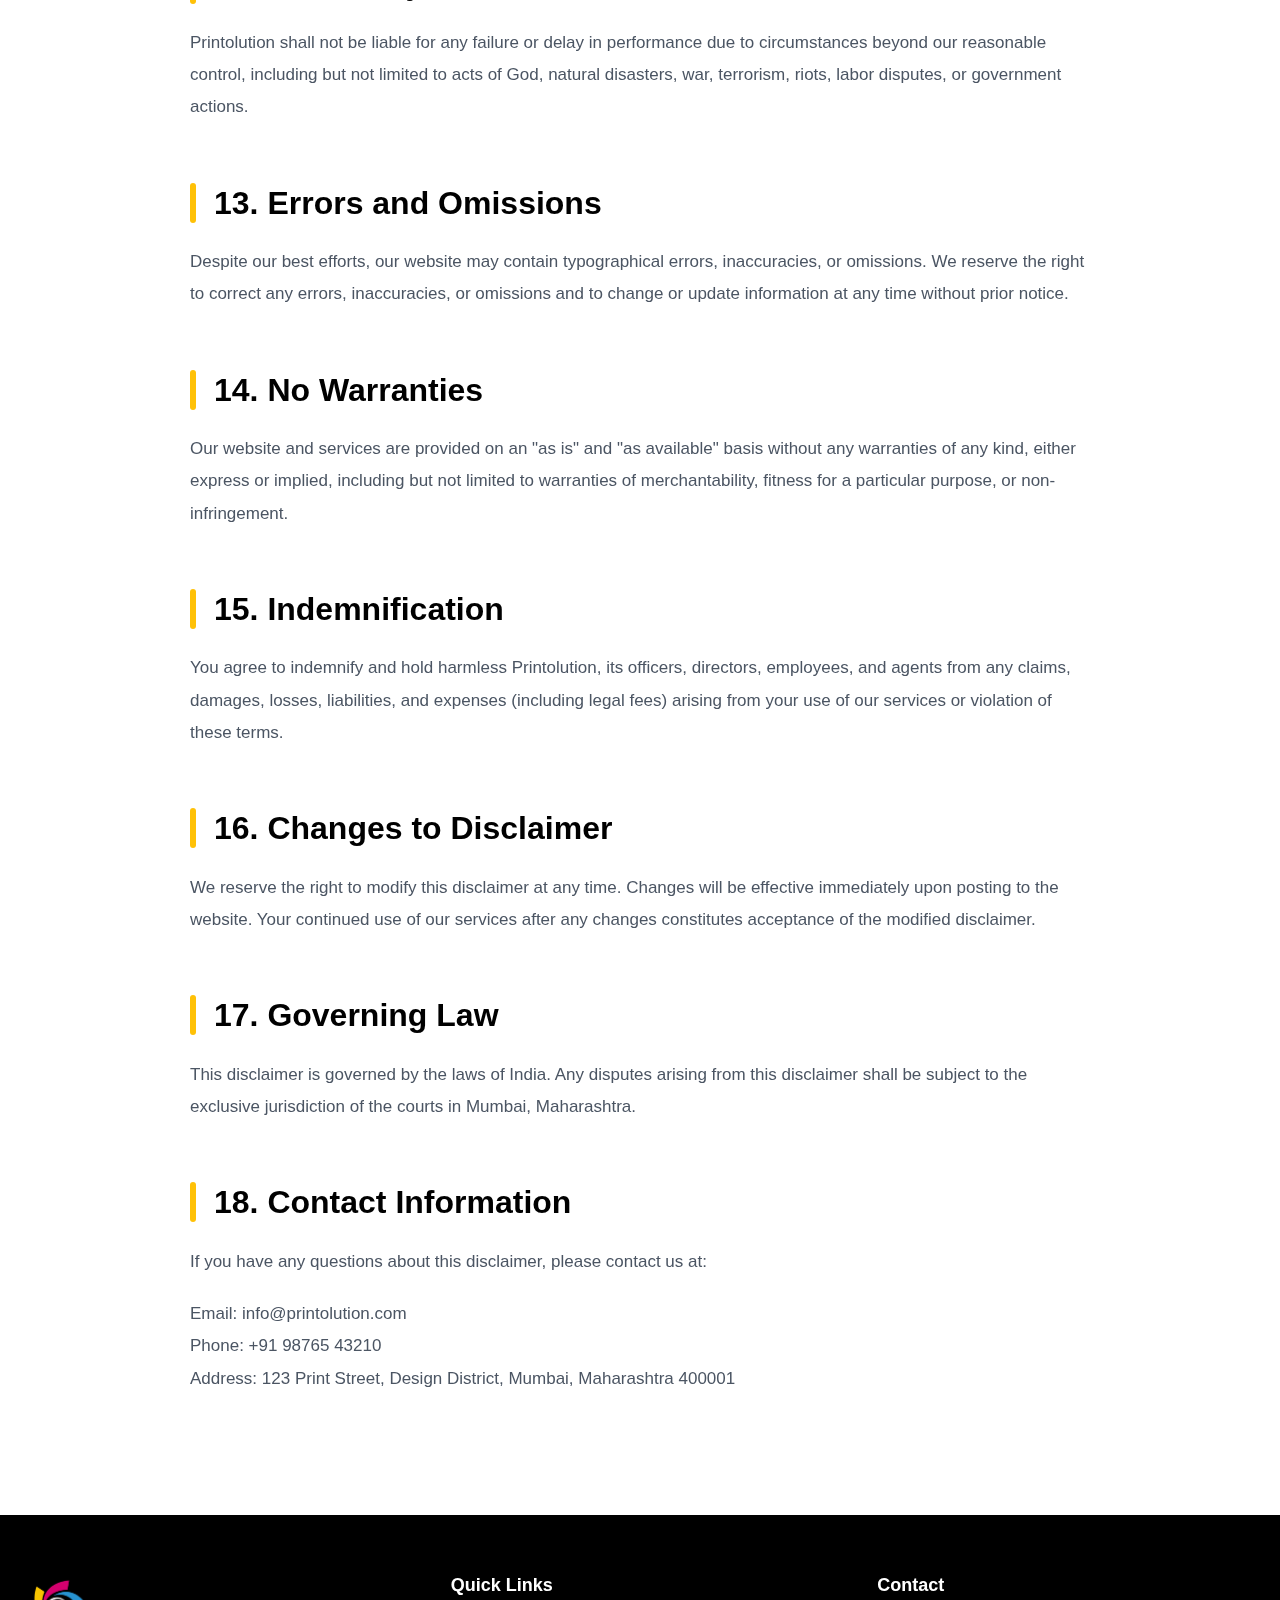
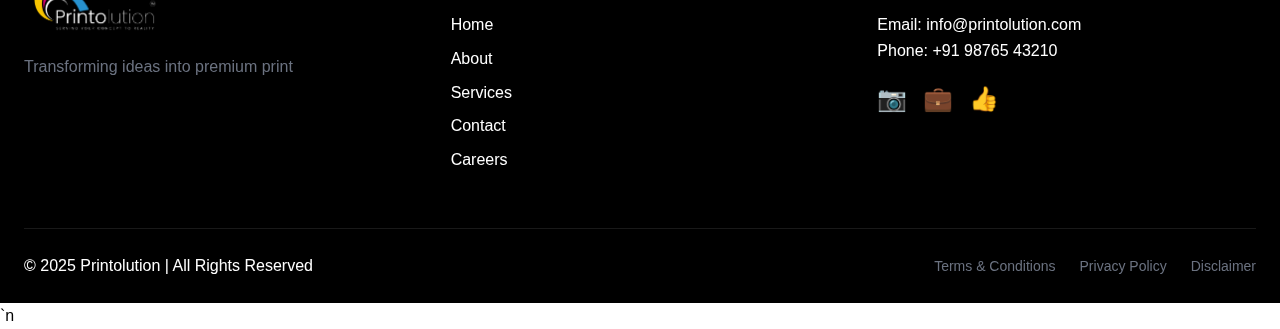
<file: disclaimer.html>
<!DOCTYPE html>
<html lang="en">
<head>
    <meta charset="UTF-8">
    <meta name="viewport" content="width=device-width, initial-scale=1.0">
    <title>Disclaimer - Printolution</title>
    
    <link rel="stylesheet" href="css/main.css">`n    <link rel="stylesheet" href="css/loader.css">
    <link rel="stylesheet" href="css/legal.css">
    <link rel="stylesheet" href="css/mobile-layout.css">
</head>
<body>
    <header class="header" id="header">
        <div class="container">
            <div class="header-content">
                <a href="index.html" class="logo">
                    <img src="img/Nev.png" alt="Printolution - Serving Your Concept to Reality" class="logo-img">
                </a>
                <nav class="nav" id="nav">
                    <ul class="nav-list">
                        <li><a href="index.html" class="nav-link">Home</a></li>
                        <li><a href="about.html" class="nav-link">About</a></li>
                        <li><a href="services.html" class="nav-link">Services</a></li>
                        <li><a href="contact.html" class="nav-link">Contact</a></li>
                        <li><a href="careers.html" class="nav-link">Careers</a></li>
                    </ul>
                </nav>
                <a href="quote.html" class="btn btn-primary">Get a Quote</a>
                <button class="hamburger" id="hamburger" aria-label="Toggle menu">
                    <span></span>
                    <span></span>
                    <span></span>
                </button>
            </div>
        </div>
    </header>

    <section class="legal-page">
        <div class="legal-hero">
            <div class="container">
                <div class="page-icon">⚠️</div>
                <h1>Disclaimer</h1>
                <p class="last-updated">Last Updated: January 2025</p>
            </div>
        </div>
        
        <div class="legal-content-wrapper">
            <div class="container">
                <div class="legal-content">
                <h2>1. General Information</h2>
                <p>The information provided by Printolution on our website and through our services is for general informational purposes only. All information is provided in good faith; however, we make no representation or warranty of any kind, express or implied, regarding the accuracy, adequacy, validity, reliability, availability, or completeness of any information.</p>

                <h2>2. No Professional Advice</h2>
                <p>The content on our website does not constitute professional advice. Before making any business decisions or taking any actions based on the information provided, we recommend consulting with appropriate professionals.</p>

                <h2>3. Website Content</h2>
                <p>Under no circumstance shall we have any liability to you for any loss or damage of any kind incurred as a result of the use of our website or reliance on any information provided. Your use of our website and your reliance on any information is solely at your own risk.</p>

                <h2>4. External Links</h2>
                <p>Our website may contain links to external websites that are not provided or maintained by Printolution. We do not guarantee the accuracy, relevance, timeliness, or completeness of any information on these external websites. The inclusion of any links does not necessarily imply a recommendation or endorse the views expressed within them.</p>

                <h2>5. Testimonials and Reviews</h2>
                <p>Testimonials and reviews displayed on our website represent individual experiences and opinions. Results may vary, and we do not guarantee that you will achieve similar results. Testimonials are not necessarily representative of all clients' experiences.</p>

                <h2>6. Product and Service Information</h2>
                <p>We strive to provide accurate information about our products and services. However, we do not warrant that product descriptions, pricing, or other content is accurate, complete, reliable, current, or error-free. Images shown are for illustration purposes and may differ from actual products.</p>

                <h2>7. Color Accuracy</h2>
                <p>Colors displayed on digital screens may vary from printed materials due to differences in monitor calibration, printing processes, and materials used. We cannot guarantee exact color matching between digital proofs and final printed products.</p>

                <h2>8. Pricing and Availability</h2>
                <p>All prices quoted are subject to change without notice. Product and service availability may vary. We reserve the right to limit quantities and discontinue products or services at any time.</p>

                <h2>9. Technical Issues</h2>
                <p>While we strive to ensure our website is available 24/7, we do not guarantee uninterrupted access. The website may be unavailable due to maintenance, technical issues, or circumstances beyond our control. We are not liable for any loss or inconvenience caused by website downtime.</p>

                <h2>10. Intellectual Property</h2>
                <p>Clients are responsible for ensuring they have the legal right to use all content, images, logos, and designs provided to us for printing. Printolution is not liable for any copyright, trademark, or intellectual property infringement arising from client-supplied materials.</p>

                <h2>11. Limitation of Liability</h2>
                <p>To the fullest extent permitted by law, Printolution shall not be liable for any indirect, incidental, special, consequential, or punitive damages, or any loss of profits or revenues, whether incurred directly or indirectly, or any loss of data, use, goodwill, or other intangible losses resulting from:</p>
                <ul>
                    <li>Your use or inability to use our services</li>
                    <li>Any unauthorized access to or use of our servers</li>
                    <li>Any interruption or cessation of transmission to or from our services</li>
                    <li>Any bugs, viruses, or similar that may be transmitted through our services</li>
                    <li>Any errors or omissions in any content</li>
                </ul>

                <h2>12. Force Majeure</h2>
                <p>Printolution shall not be liable for any failure or delay in performance due to circumstances beyond our reasonable control, including but not limited to acts of God, natural disasters, war, terrorism, riots, labor disputes, or government actions.</p>

                <h2>13. Errors and Omissions</h2>
                <p>Despite our best efforts, our website may contain typographical errors, inaccuracies, or omissions. We reserve the right to correct any errors, inaccuracies, or omissions and to change or update information at any time without prior notice.</p>

                <h2>14. No Warranties</h2>
                <p>Our website and services are provided on an "as is" and "as available" basis without any warranties of any kind, either express or implied, including but not limited to warranties of merchantability, fitness for a particular purpose, or non-infringement.</p>

                <h2>15. Indemnification</h2>
                <p>You agree to indemnify and hold harmless Printolution, its officers, directors, employees, and agents from any claims, damages, losses, liabilities, and expenses (including legal fees) arising from your use of our services or violation of these terms.</p>

                <h2>16. Changes to Disclaimer</h2>
                <p>We reserve the right to modify this disclaimer at any time. Changes will be effective immediately upon posting to the website. Your continued use of our services after any changes constitutes acceptance of the modified disclaimer.</p>

                <h2>17. Governing Law</h2>
                <p>This disclaimer is governed by the laws of India. Any disputes arising from this disclaimer shall be subject to the exclusive jurisdiction of the courts in Mumbai, Maharashtra.</p>

                <h2>18. Contact Information</h2>
                <p>If you have any questions about this disclaimer, please contact us at:</p>
                <p>Email: info@printolution.com<br>
                Phone: +91 98765 43210<br>
                Address: 123 Print Street, Design District, Mumbai, Maharashtra 400001</p>
                </div>
            </div>
        </div>
        
        <button class="back-to-top" onclick="window.scrollTo({top: 0, behavior: 'smooth'})">↑</button>
    </section>
    
    <script>
        // Back to top button visibility
        window.addEventListener('scroll', function() {
            const backToTop = document.querySelector('.back-to-top');
            if (window.pageYOffset > 300) {
                backToTop.classList.add('visible');
            } else {
                backToTop.classList.remove('visible');
            }
        });
    </script>

    <footer class="footer">
        <div class="container">
            <div class="footer-content">
                <div class="footer-col">
                    <img src="img/Nev.png" alt="Printolution" class="footer-logo-img">
                    <p class="footer-tagline">Transforming ideas into premium print</p>
                </div>
                <div class="footer-col">
                    <h4>Quick Links</h4>
                    <ul>
                        <li><a href="index.html">Home</a></li>
                        <li><a href="about.html">About</a></li>
                        <li><a href="services.html">Services</a></li>
                        <li><a href="contact.html">Contact</a></li>
                        <li><a href="careers.html">Careers</a></li>
                    </ul>
                </div>
                <div class="footer-col">
                    <h4>Contact</h4>
                    <p>Email: info@printolution.com</p>
                    <p>Phone: +91 98765 43210</p>
                    <div class="social-icons">
                        <a href="#" aria-label="Instagram">📷</a>
                        <a href="#" aria-label="LinkedIn">💼</a>
                        <a href="#" aria-label="Facebook">👍</a>
                    </div>
                </div>
            </div>
            <div class="footer-bottom">
                <p>&copy; 2025 Printolution | All Rights Reserved</p>
                <div class="footer-legal">
                    <a href="terms.html">Terms & Conditions</a>
                    <a href="privacy.html">Privacy Policy</a>
                    <a href="disclaimer.html">Disclaimer</a>
                </div>
            </div>
        </div>
    </footer>

    <script src="js/loader.js"></script>`n    <script src="js/main.js"></script>
</body>
</html>
</file>
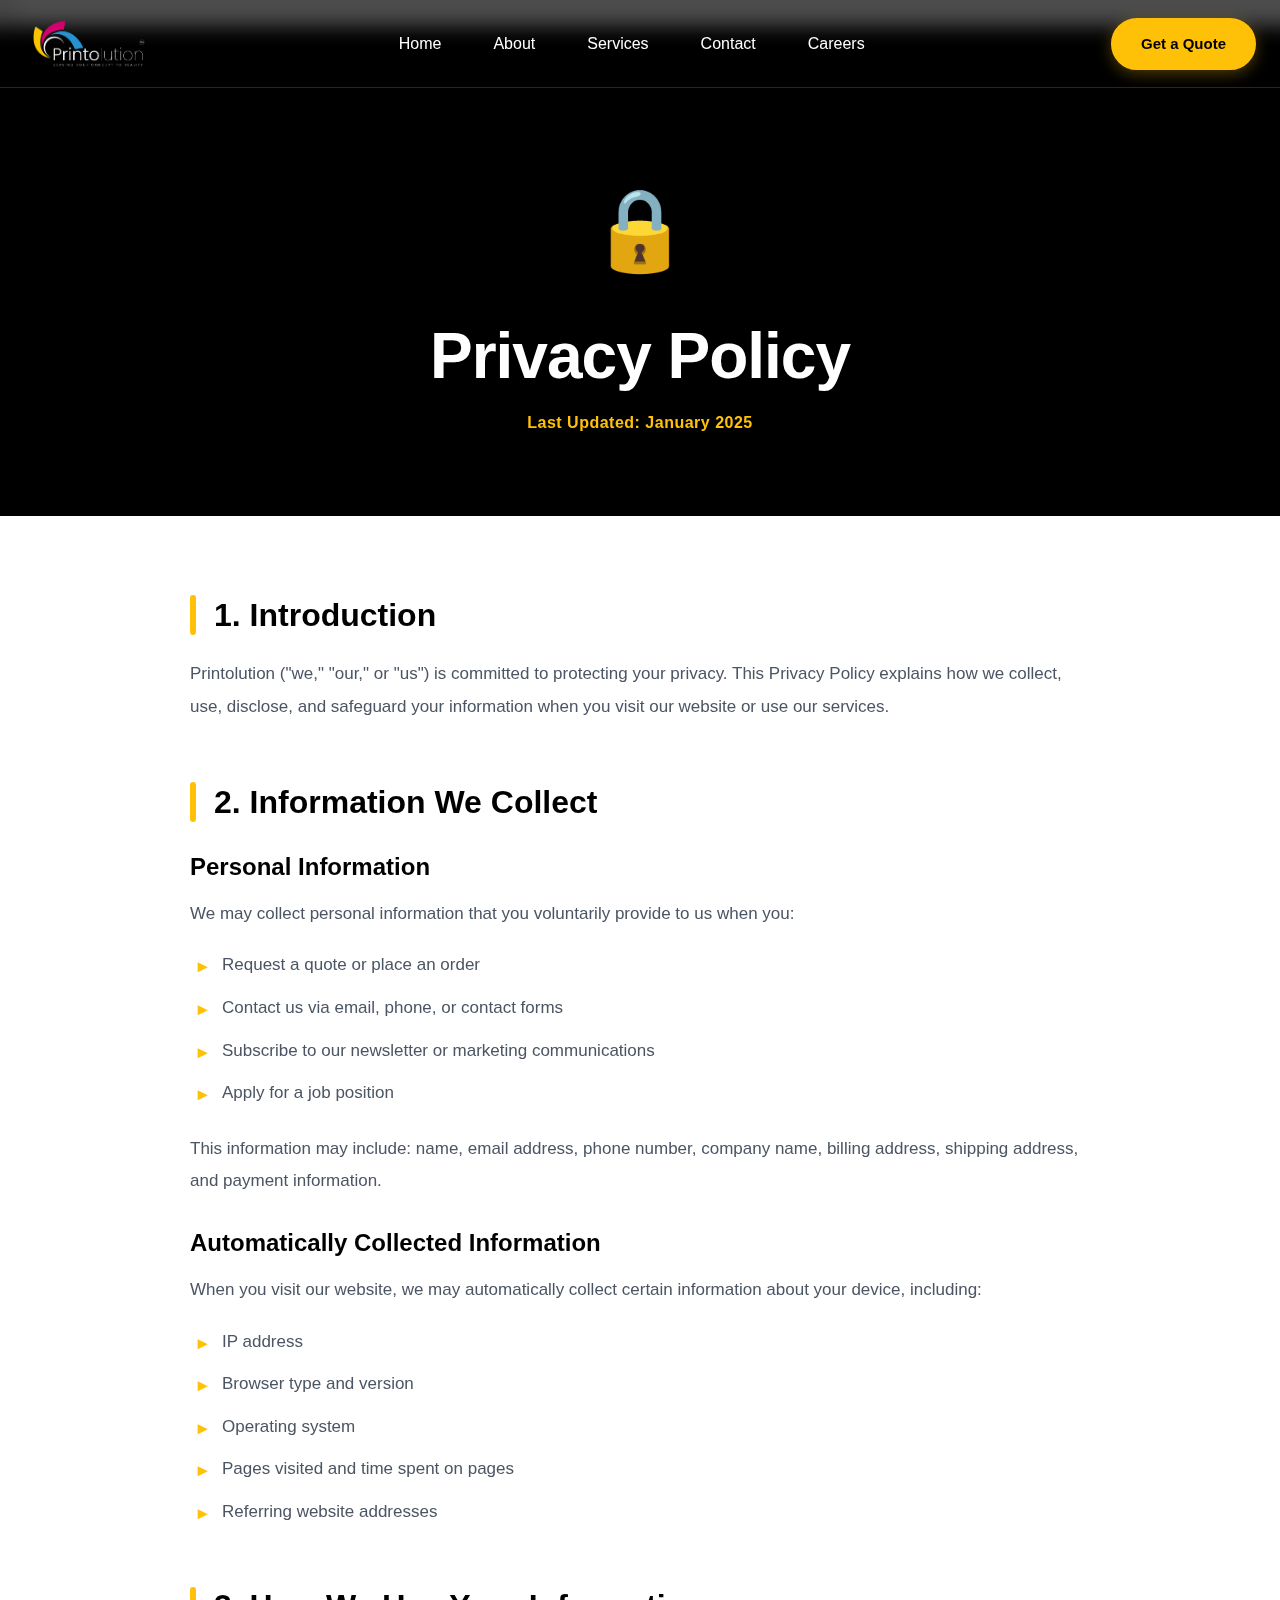
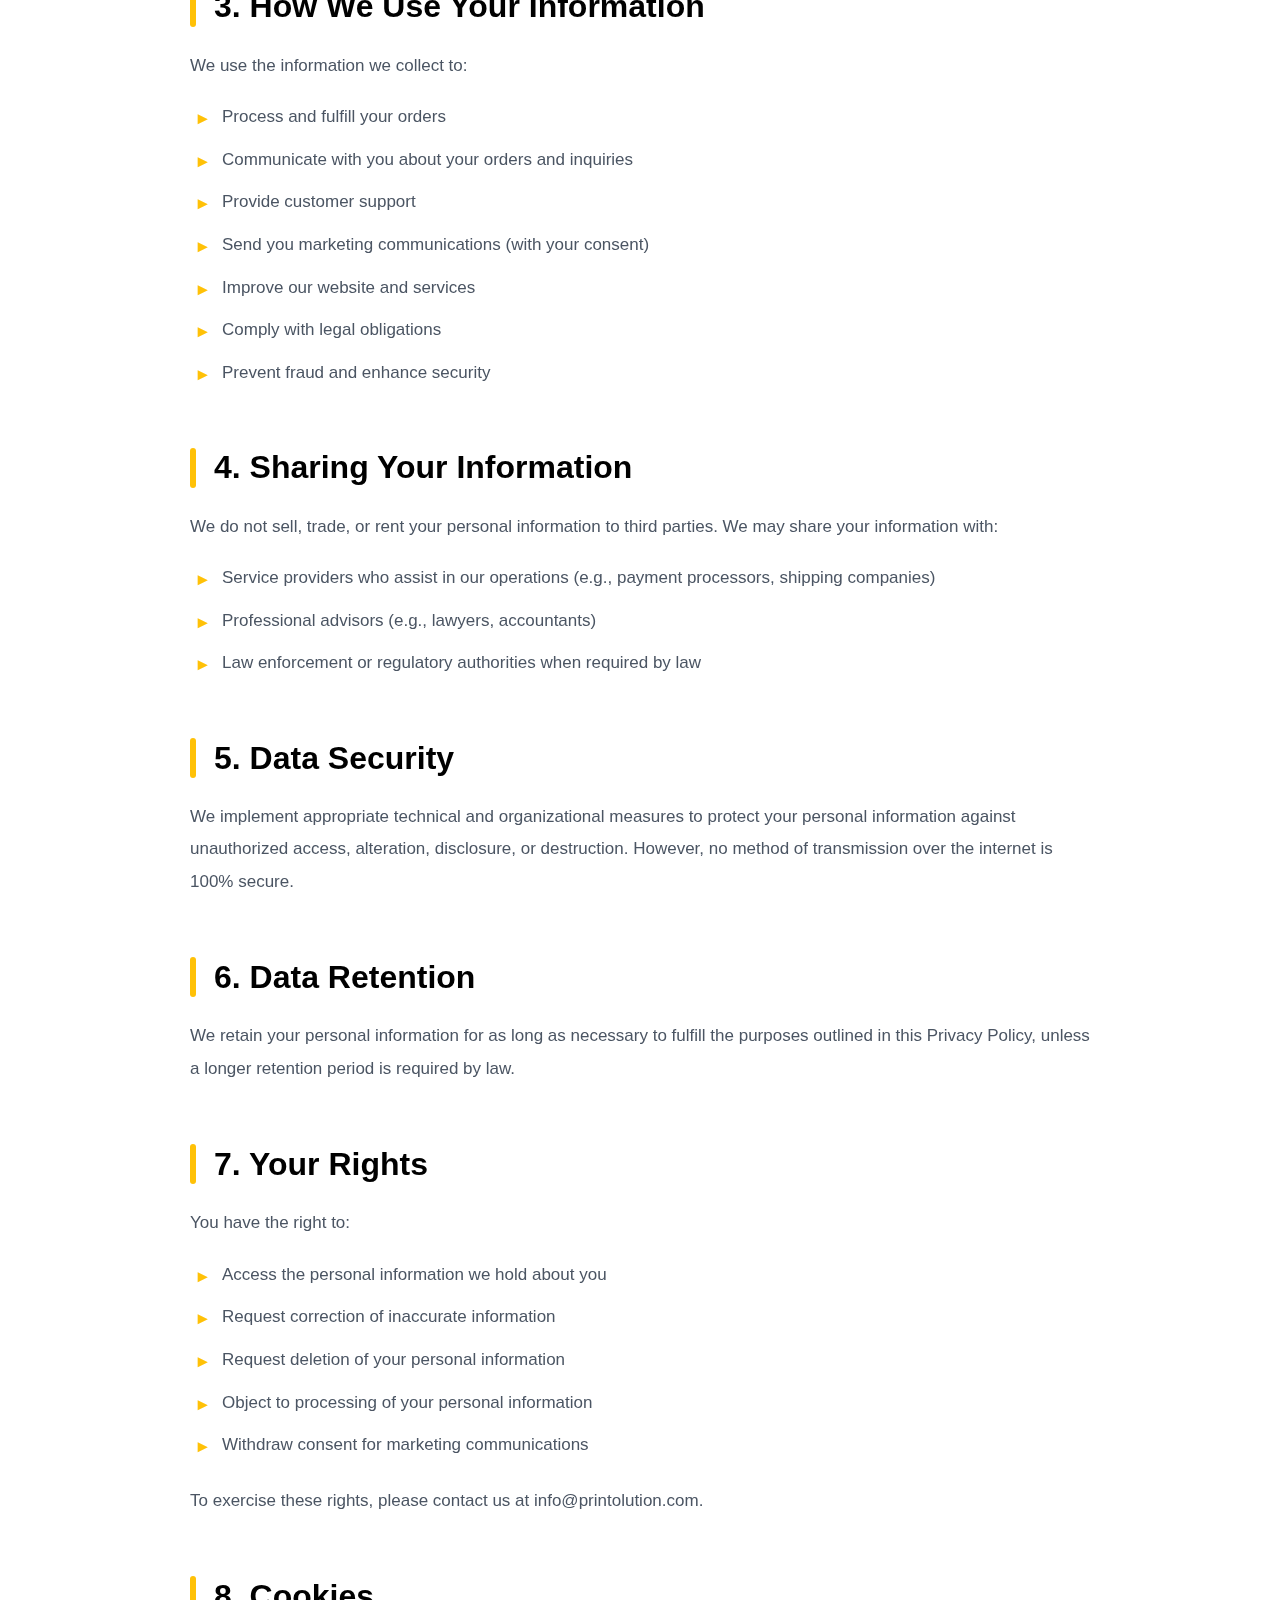
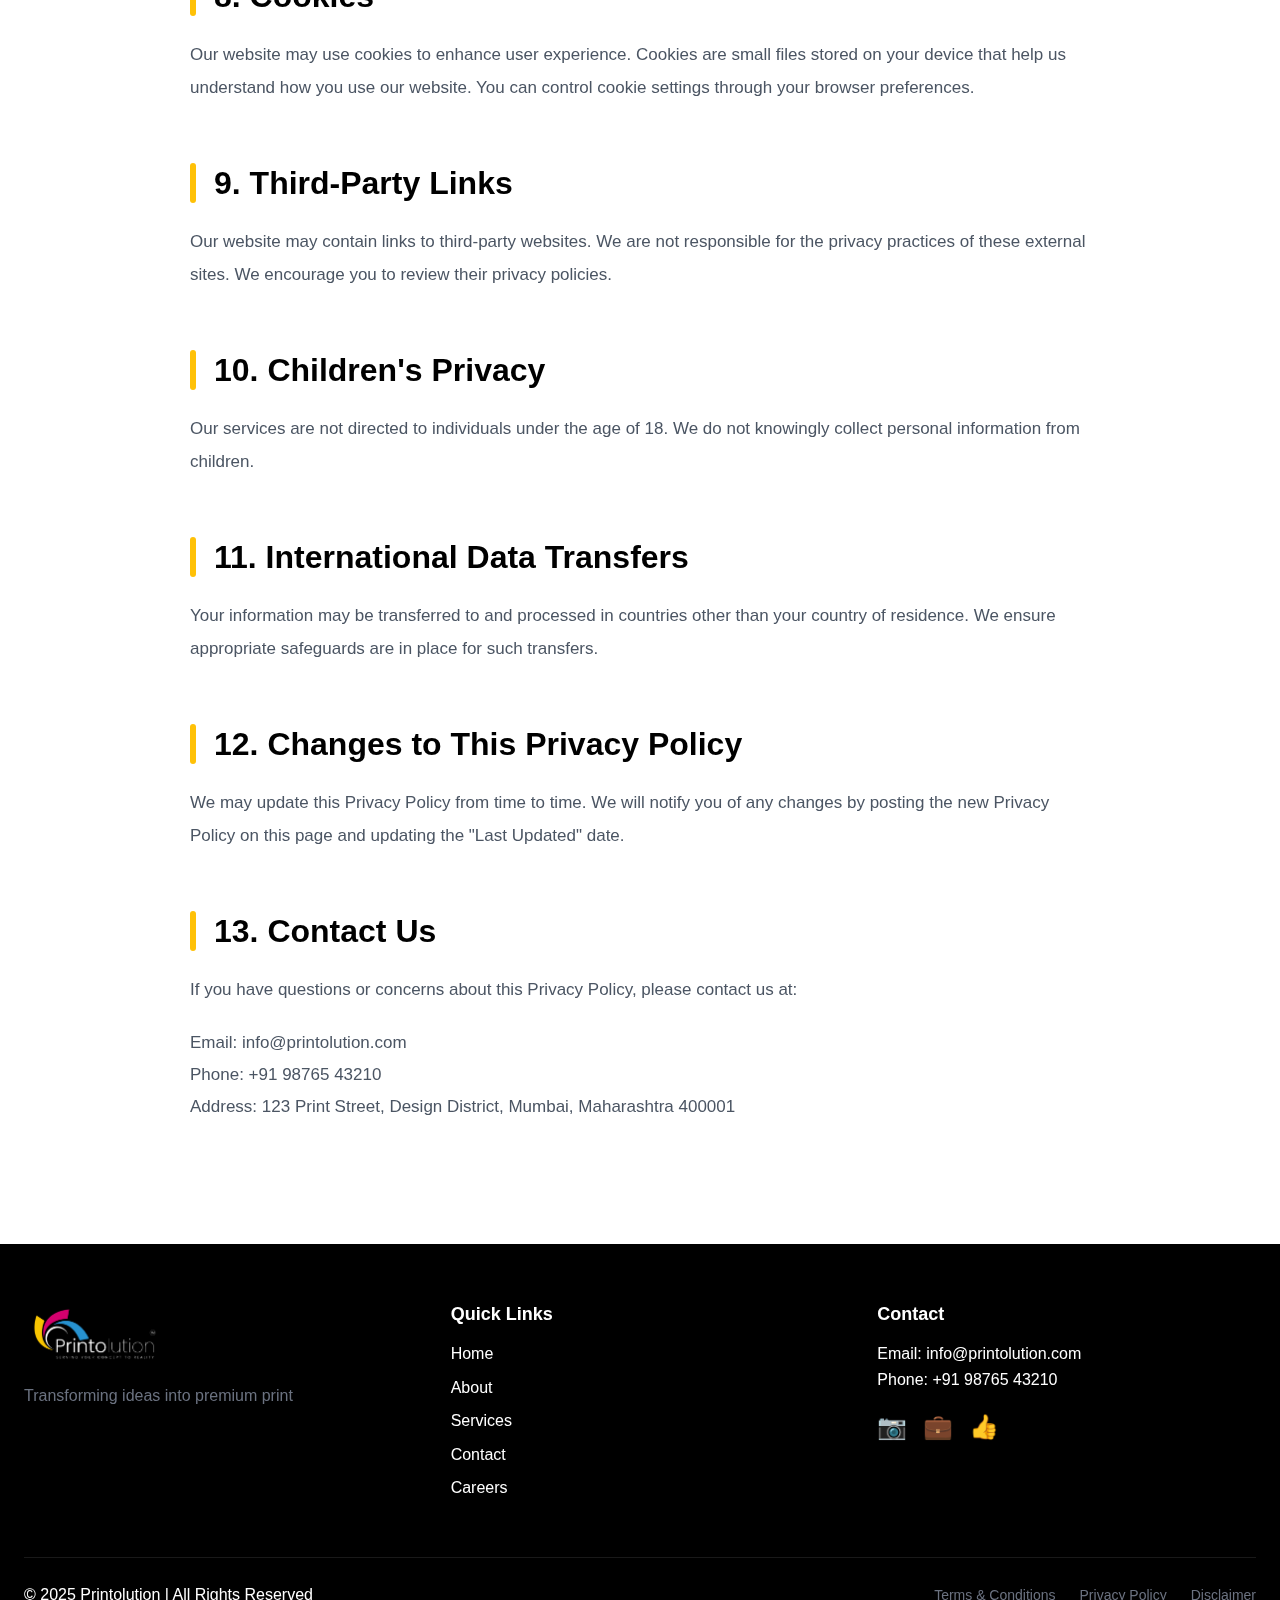
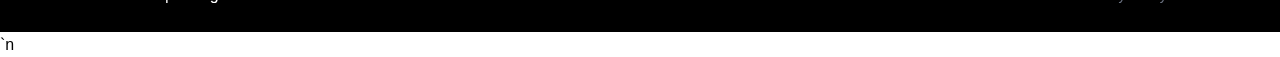
<file: privacy.html>
<!DOCTYPE html>
<html lang="en">
<head>
    <meta charset="UTF-8">
    <meta name="viewport" content="width=device-width, initial-scale=1.0">
    <title>Privacy Policy - Printolution</title>
    
    <link rel="stylesheet" href="css/main.css">`n    <link rel="stylesheet" href="css/loader.css">
    <link rel="stylesheet" href="css/legal.css">
    <link rel="stylesheet" href="css/mobile-layout.css">
</head>
<body>
    <header class="header" id="header">
        <div class="container">
            <div class="header-content">
                <a href="index.html" class="logo">
                    <img src="img/Nev.png" alt="Printolution - Serving Your Concept to Reality" class="logo-img">
                </a>
                <nav class="nav" id="nav">
                    <ul class="nav-list">
                        <li><a href="index.html" class="nav-link">Home</a></li>
                        <li><a href="about.html" class="nav-link">About</a></li>
                        <li><a href="services.html" class="nav-link">Services</a></li>
                        <li><a href="contact.html" class="nav-link">Contact</a></li>
                        <li><a href="careers.html" class="nav-link">Careers</a></li>
                    </ul>
                </nav>
                <a href="quote.html" class="btn btn-primary">Get a Quote</a>
                <button class="hamburger" id="hamburger" aria-label="Toggle menu">
                    <span></span>
                    <span></span>
                    <span></span>
                </button>
            </div>
        </div>
    </header>

    <section class="legal-page">
        <div class="legal-hero">
            <div class="container">
                <div class="page-icon">🔒</div>
                <h1>Privacy Policy</h1>
                <p class="last-updated">Last Updated: January 2025</p>
            </div>
        </div>
        
        <div class="legal-content-wrapper">
            <div class="container">
                <div class="legal-content">
                <h2>1. Introduction</h2>
                <p>Printolution ("we," "our," or "us") is committed to protecting your privacy. This Privacy Policy explains how we collect, use, disclose, and safeguard your information when you visit our website or use our services.</p>

                <h2>2. Information We Collect</h2>
                <h3>Personal Information</h3>
                <p>We may collect personal information that you voluntarily provide to us when you:</p>
                <ul>
                    <li>Request a quote or place an order</li>
                    <li>Contact us via email, phone, or contact forms</li>
                    <li>Subscribe to our newsletter or marketing communications</li>
                    <li>Apply for a job position</li>
                </ul>
                <p>This information may include: name, email address, phone number, company name, billing address, shipping address, and payment information.</p>

                <h3>Automatically Collected Information</h3>
                <p>When you visit our website, we may automatically collect certain information about your device, including:</p>
                <ul>
                    <li>IP address</li>
                    <li>Browser type and version</li>
                    <li>Operating system</li>
                    <li>Pages visited and time spent on pages</li>
                    <li>Referring website addresses</li>
                </ul>

                <h2>3. How We Use Your Information</h2>
                <p>We use the information we collect to:</p>
                <ul>
                    <li>Process and fulfill your orders</li>
                    <li>Communicate with you about your orders and inquiries</li>
                    <li>Provide customer support</li>
                    <li>Send you marketing communications (with your consent)</li>
                    <li>Improve our website and services</li>
                    <li>Comply with legal obligations</li>
                    <li>Prevent fraud and enhance security</li>
                </ul>

                <h2>4. Sharing Your Information</h2>
                <p>We do not sell, trade, or rent your personal information to third parties. We may share your information with:</p>
                <ul>
                    <li>Service providers who assist in our operations (e.g., payment processors, shipping companies)</li>
                    <li>Professional advisors (e.g., lawyers, accountants)</li>
                    <li>Law enforcement or regulatory authorities when required by law</li>
                </ul>

                <h2>5. Data Security</h2>
                <p>We implement appropriate technical and organizational measures to protect your personal information against unauthorized access, alteration, disclosure, or destruction. However, no method of transmission over the internet is 100% secure.</p>

                <h2>6. Data Retention</h2>
                <p>We retain your personal information for as long as necessary to fulfill the purposes outlined in this Privacy Policy, unless a longer retention period is required by law.</p>

                <h2>7. Your Rights</h2>
                <p>You have the right to:</p>
                <ul>
                    <li>Access the personal information we hold about you</li>
                    <li>Request correction of inaccurate information</li>
                    <li>Request deletion of your personal information</li>
                    <li>Object to processing of your personal information</li>
                    <li>Withdraw consent for marketing communications</li>
                </ul>
                <p>To exercise these rights, please contact us at info@printolution.com.</p>

                <h2>8. Cookies</h2>
                <p>Our website may use cookies to enhance user experience. Cookies are small files stored on your device that help us understand how you use our website. You can control cookie settings through your browser preferences.</p>

                <h2>9. Third-Party Links</h2>
                <p>Our website may contain links to third-party websites. We are not responsible for the privacy practices of these external sites. We encourage you to review their privacy policies.</p>

                <h2>10. Children's Privacy</h2>
                <p>Our services are not directed to individuals under the age of 18. We do not knowingly collect personal information from children.</p>

                <h2>11. International Data Transfers</h2>
                <p>Your information may be transferred to and processed in countries other than your country of residence. We ensure appropriate safeguards are in place for such transfers.</p>

                <h2>12. Changes to This Privacy Policy</h2>
                <p>We may update this Privacy Policy from time to time. We will notify you of any changes by posting the new Privacy Policy on this page and updating the "Last Updated" date.</p>

                <h2>13. Contact Us</h2>
                <p>If you have questions or concerns about this Privacy Policy, please contact us at:</p>
                <p>Email: info@printolution.com<br>
                Phone: +91 98765 43210<br>
                Address: 123 Print Street, Design District, Mumbai, Maharashtra 400001</p>
                </div>
            </div>
        </div>
        
        <button class="back-to-top" onclick="window.scrollTo({top: 0, behavior: 'smooth'})">↑</button>
    </section>
    
    <script>
        // Back to top button visibility
        window.addEventListener('scroll', function() {
            const backToTop = document.querySelector('.back-to-top');
            if (window.pageYOffset > 300) {
                backToTop.classList.add('visible');
            } else {
                backToTop.classList.remove('visible');
            }
        });
    </script>

    <footer class="footer">
        <div class="container">
            <div class="footer-content">
                <div class="footer-col">
                    <img src="img/Nev.png" alt="Printolution" class="footer-logo-img">
                    <p class="footer-tagline">Transforming ideas into premium print</p>
                </div>
                <div class="footer-col">
                    <h4>Quick Links</h4>
                    <ul>
                        <li><a href="index.html">Home</a></li>
                        <li><a href="about.html">About</a></li>
                        <li><a href="services.html">Services</a></li>
                        <li><a href="contact.html">Contact</a></li>
                        <li><a href="careers.html">Careers</a></li>
                    </ul>
                </div>
                <div class="footer-col">
                    <h4>Contact</h4>
                    <p>Email: info@printolution.com</p>
                    <p>Phone: +91 98765 43210</p>
                    <div class="social-icons">
                        <a href="#" aria-label="Instagram">📷</a>
                        <a href="#" aria-label="LinkedIn">💼</a>
                        <a href="#" aria-label="Facebook">👍</a>
                    </div>
                </div>
            </div>
            <div class="footer-bottom">
                <p>&copy; 2025 Printolution | All Rights Reserved</p>
                <div class="footer-legal">
                    <a href="terms.html">Terms & Conditions</a>
                    <a href="privacy.html">Privacy Policy</a>
                    <a href="disclaimer.html">Disclaimer</a>
                </div>
            </div>
        </div>
    </footer>

    <script src="js/loader.js"></script>`n    <script src="js/main.js"></script>
</body>
</html>
</file>
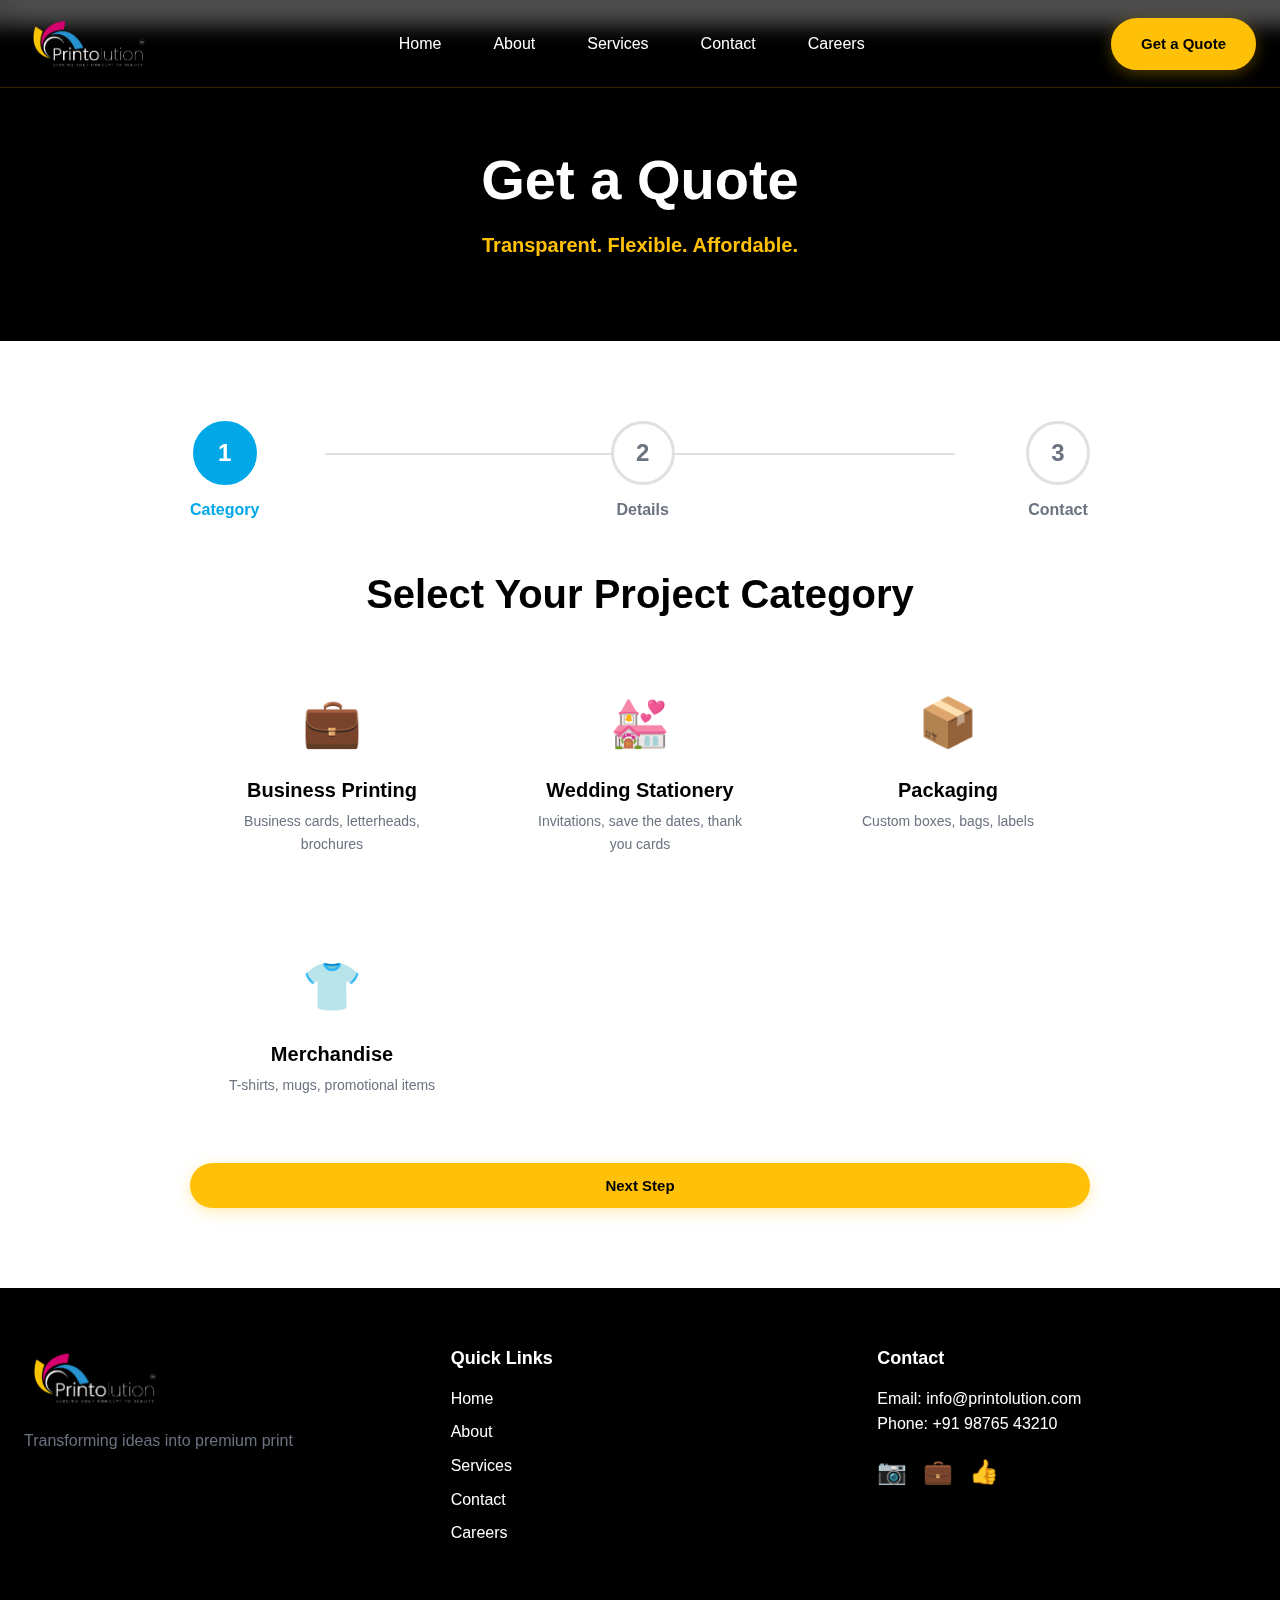
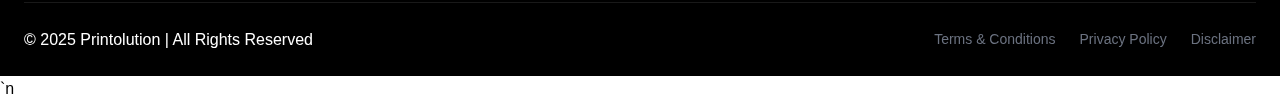
<file: quote.html>
<!DOCTYPE html>
<html lang="en">
<head>
    <meta charset="UTF-8">
    <meta name="viewport" content="width=device-width, initial-scale=1.0">
    <title>Get a Quote - Printolution</title>
    <meta name="description" content="Transparent. Flexible. Affordable. Get an instant estimate for your printing and design project.">
    
    <link rel="stylesheet" href="css/main.css">`n    <link rel="stylesheet" href="css/loader.css">
    <link rel="stylesheet" href="css/quote.css">
    <link rel="stylesheet" href="css/mobile-layout.css">
</head>
<body>
    <!-- Header -->
    <header class="header" id="header">
        <div class="container">
            <div class="header-content">
                <a href="index.html" class="logo">
                    <img src="img/Nev.png" alt="Printolution - Serving Your Concept to Reality" class="logo-img">
                </a>
                <nav class="nav" id="nav">
                    <ul class="nav-list">
                        <li><a href="index.html" class="nav-link">Home</a></li>
                        <li><a href="about.html" class="nav-link">About</a></li>
                        <li><a href="services.html" class="nav-link">Services</a></li>
                        <li><a href="contact.html" class="nav-link">Contact</a></li>
                        <li><a href="careers.html" class="nav-link">Careers</a></li>
                    </ul>
                </nav>
                <a href="quote.html" class="btn btn-primary">Get a Quote</a>
                <button class="hamburger" id="hamburger" aria-label="Toggle menu">
                    <span></span>
                    <span></span>
                    <span></span>
                </button>
            </div>
        </div>
    </header>

    <!-- Page Hero -->
    <section class="page-hero">
        <div class="container">
            <h1>Get a Quote</h1>
            <p>Transparent. Flexible. Affordable.</p>
        </div>
    </section>

    <!-- Quote Form -->
    <section class="quote-section">
        <div class="container">
            <div class="quote-wrapper">
                <!-- Progress Steps -->
                <div class="progress-steps">
                    <div class="step active" data-step="1">
                        <div class="step-number">1</div>
                        <div class="step-label">Category</div>
                    </div>
                    <div class="step" data-step="2">
                        <div class="step-number">2</div>
                        <div class="step-label">Details</div>
                    </div>
                    <div class="step" data-step="3">
                        <div class="step-number">3</div>
                        <div class="step-label">Contact</div>
                    </div>
                </div>

                <!-- Quote Form -->
                <form class="quote-form" id="quoteForm">
                    <!-- Step 1: Category -->
                    <div class="form-step active" data-step="1">
                        <h2>Select Your Project Category</h2>
                        <div class="category-grid">
                            <label class="category-card">
                                <input type="radio" name="category" value="business" required>
                                <div class="category-content">
                                    <div class="category-icon">💼</div>
                                    <h3>Business Printing</h3>
                                    <p>Business cards, letterheads, brochures</p>
                                </div>
                            </label>
                            <label class="category-card">
                                <input type="radio" name="category" value="wedding" required>
                                <div class="category-content">
                                    <div class="category-icon">💒</div>
                                    <h3>Wedding Stationery</h3>
                                    <p>Invitations, save the dates, thank you cards</p>
                                </div>
                            </label>
                            <label class="category-card">
                                <input type="radio" name="category" value="packaging" required>
                                <div class="category-content">
                                    <div class="category-icon">📦</div>
                                    <h3>Packaging</h3>
                                    <p>Custom boxes, bags, labels</p>
                                </div>
                            </label>
                            <label class="category-card">
                                <input type="radio" name="category" value="merchandise" required>
                                <div class="category-content">
                                    <div class="category-icon">👕</div>
                                    <h3>Merchandise</h3>
                                    <p>T-shirts, mugs, promotional items</p>
                                </div>
                            </label>
                        </div>
                        <button type="button" class="btn btn-primary next-btn">Next Step</button>
                    </div>

                    <!-- Step 2: Details -->
                    <div class="form-step" data-step="2">
                        <h2>Project Details</h2>
                        
                        <div class="form-group">
                            <label for="quantity">Quantity *</label>
                            <input type="number" id="quantity" name="quantity" min="1" required>
                            <span class="error-message"></span>
                        </div>
                        
                        <div class="form-group">
                            <label for="size">Size/Dimensions</label>
                            <input type="text" id="size" name="size" placeholder="e.g., A4, 3.5x2 inches">
                        </div>
                        
                        <div class="form-group">
                            <label for="colors">Color Preference</label>
                            <select id="colors" name="colors">
                                <option value="">Select option</option>
                                <option value="full-color">Full Color (CMYK)</option>
                                <option value="black-white">Black & White</option>
                                <option value="spot-color">Spot Color</option>
                            </select>
                        </div>
                        
                        <div class="form-group">
                            <label for="timeline">Required Timeline</label>
                            <select id="timeline" name="timeline">
                                <option value="">Select timeline</option>
                                <option value="urgent">Urgent (1-3 days)</option>
                                <option value="standard">Standard (4-7 days)</option>
                                <option value="flexible">Flexible (7+ days)</option>
                            </select>
                        </div>
                        
                        <div class="form-group">
                            <label for="details">Additional Details</label>
                            <textarea id="details" name="details" rows="4" placeholder="Tell us more about your project..."></textarea>
                        </div>
                        
                        <div class="estimate-box">
                            <h3>Instant Estimate</h3>
                            <div class="estimate-range">₹ <span id="estimateMin">-</span> - ₹ <span id="estimateMax">-</span></div>
                            <p class="estimate-note">*This is an approximate range. Final quote will be confirmed by our team.</p>
                        </div>
                        
                        <div class="form-nav">
                            <button type="button" class="btn btn-secondary prev-btn">Previous</button>
                            <button type="button" class="btn btn-primary next-btn">Next Step</button>
                        </div>
                    </div>

                    <!-- Step 3: Contact -->
                    <div class="form-step" data-step="3">
                        <h2>Your Contact Information</h2>
                        
                        <div class="form-group">
                            <label for="name">Full Name *</label>
                            <input type="text" id="name" name="name" required>
                            <span class="error-message"></span>
                        </div>
                        
                        <div class="form-group">
                            <label for="email">Email Address *</label>
                            <input type="email" id="email" name="email" required>
                            <span class="error-message"></span>
                        </div>
                        
                        <div class="form-group">
                            <label for="phone">Phone Number *</label>
                            <input type="tel" id="phone" name="phone" required>
                            <span class="error-message"></span>
                        </div>
                        
                        <div class="form-group">
                            <label for="company">Company/Organization</label>
                            <input type="text" id="company" name="company">
                        </div>
                        
                        <!-- Honeypot -->
                        <input type="text" name="website" class="honeypot" tabindex="-1" autocomplete="off">
                        
                        <div class="form-nav">
                            <button type="button" class="btn btn-secondary prev-btn">Previous</button>
                            <button type="submit" class="btn btn-primary">Submit Quote Request</button>
                        </div>
                        
                        <div class="form-status"></div>
                    </div>
                </form>
            </div>
        </div>
    </section>

    <!-- Footer -->
    <footer class="footer">
        <div class="container">
            <div class="footer-content">
                <div class="footer-col">
                    <img src="img/Nev.png" alt="Printolution" class="footer-logo-img">
                    <p class="footer-tagline">Transforming ideas into premium print</p>
                </div>
                <div class="footer-col">
                    <h4>Quick Links</h4>
                    <ul>
                        <li><a href="index.html">Home</a></li>
                        <li><a href="about.html">About</a></li>
                        <li><a href="services.html">Services</a></li>
                        <li><a href="contact.html">Contact</a></li>
                        <li><a href="careers.html">Careers</a></li>
                    </ul>
                </div>
                <div class="footer-col">
                    <h4>Contact</h4>
                    <p>Email: info@printolution.com</p>
                    <p>Phone: +91 98765 43210</p>
                    <div class="social-icons">
                        <a href="#" aria-label="Instagram">📷</a>
                        <a href="#" aria-label="LinkedIn">💼</a>
                        <a href="#" aria-label="Facebook">👍</a>
                    </div>
                </div>
            </div>
            <div class="footer-bottom">
                <p>&copy; 2025 Printolution | All Rights Reserved</p>
                <div class="footer-legal">
                    <a href="terms.html">Terms & Conditions</a>
                    <a href="privacy.html">Privacy Policy</a>
                    <a href="disclaimer.html">Disclaimer</a>
                </div>
            </div>
        </div>
    </footer>

    <script src="js/loader.js"></script>`n    <script src="js/main.js"></script>
    <script src="js/quote.js"></script>
</body>
</html>
</file>
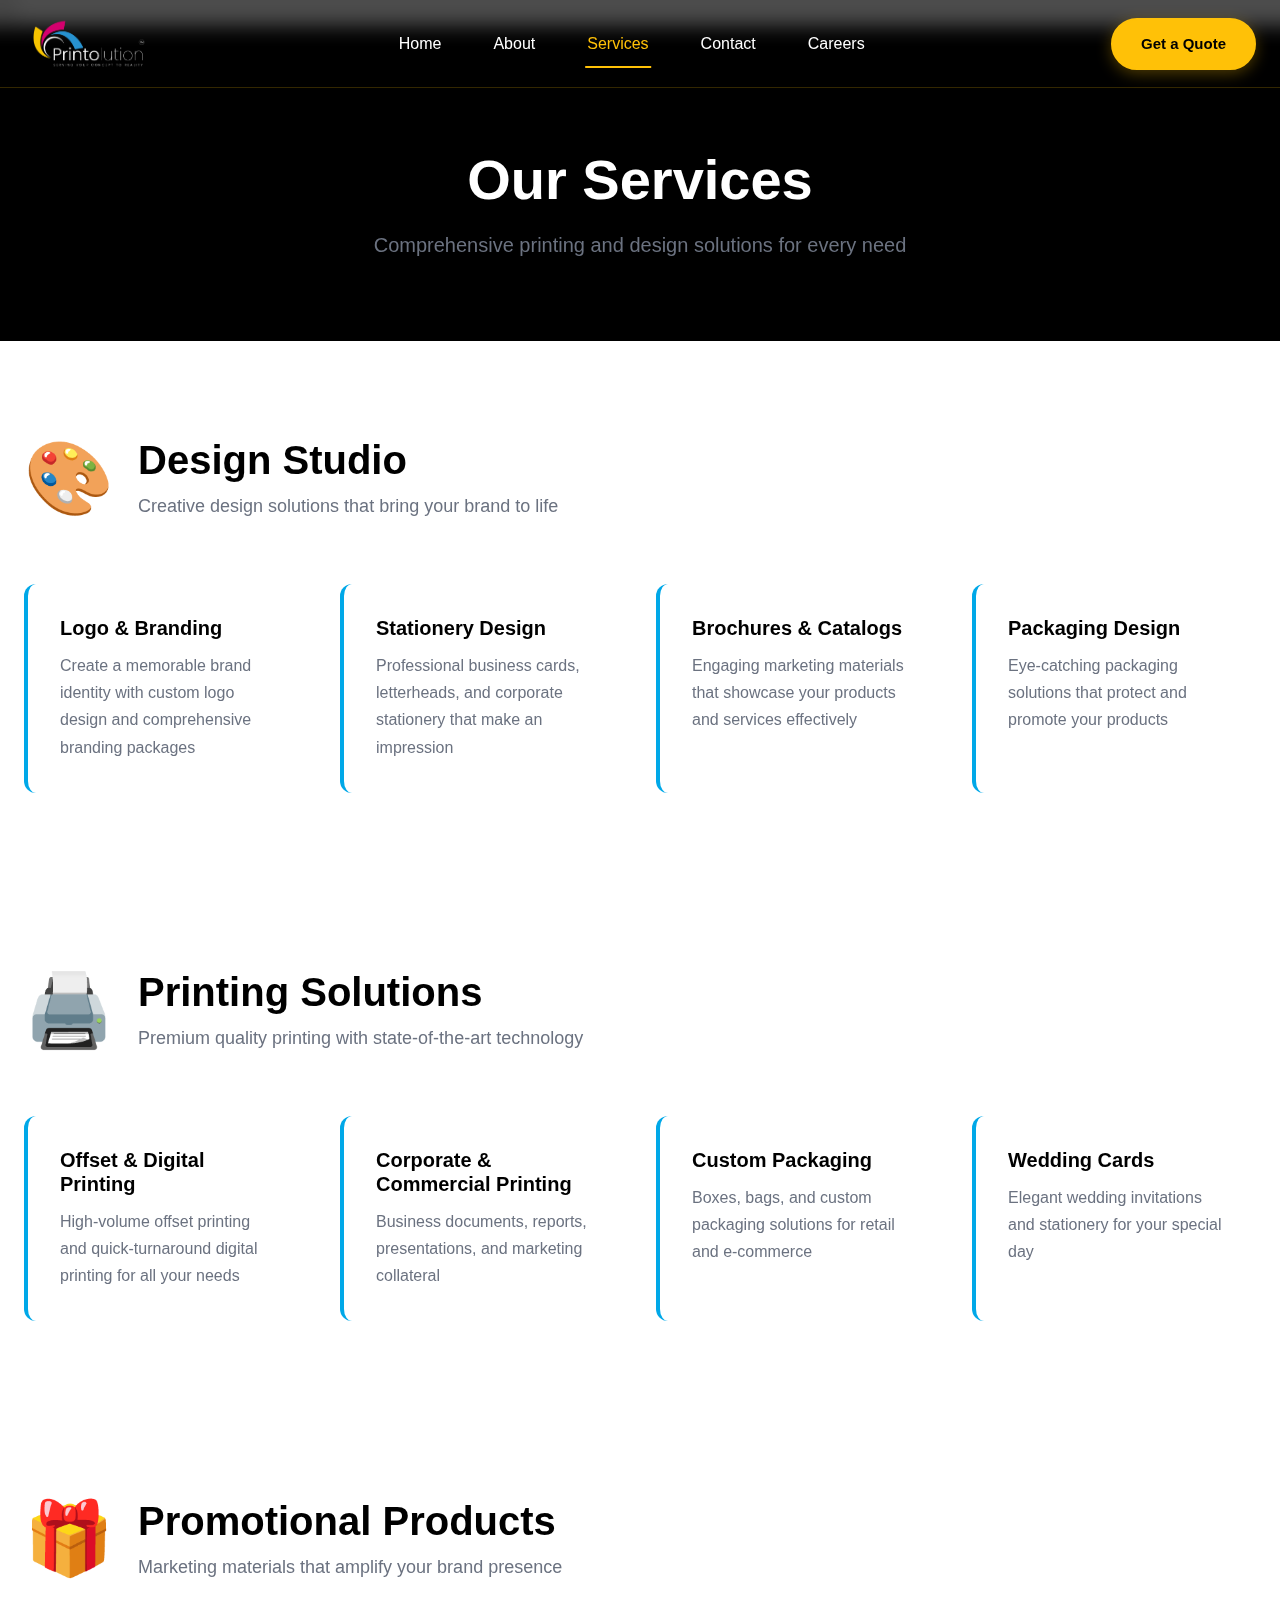
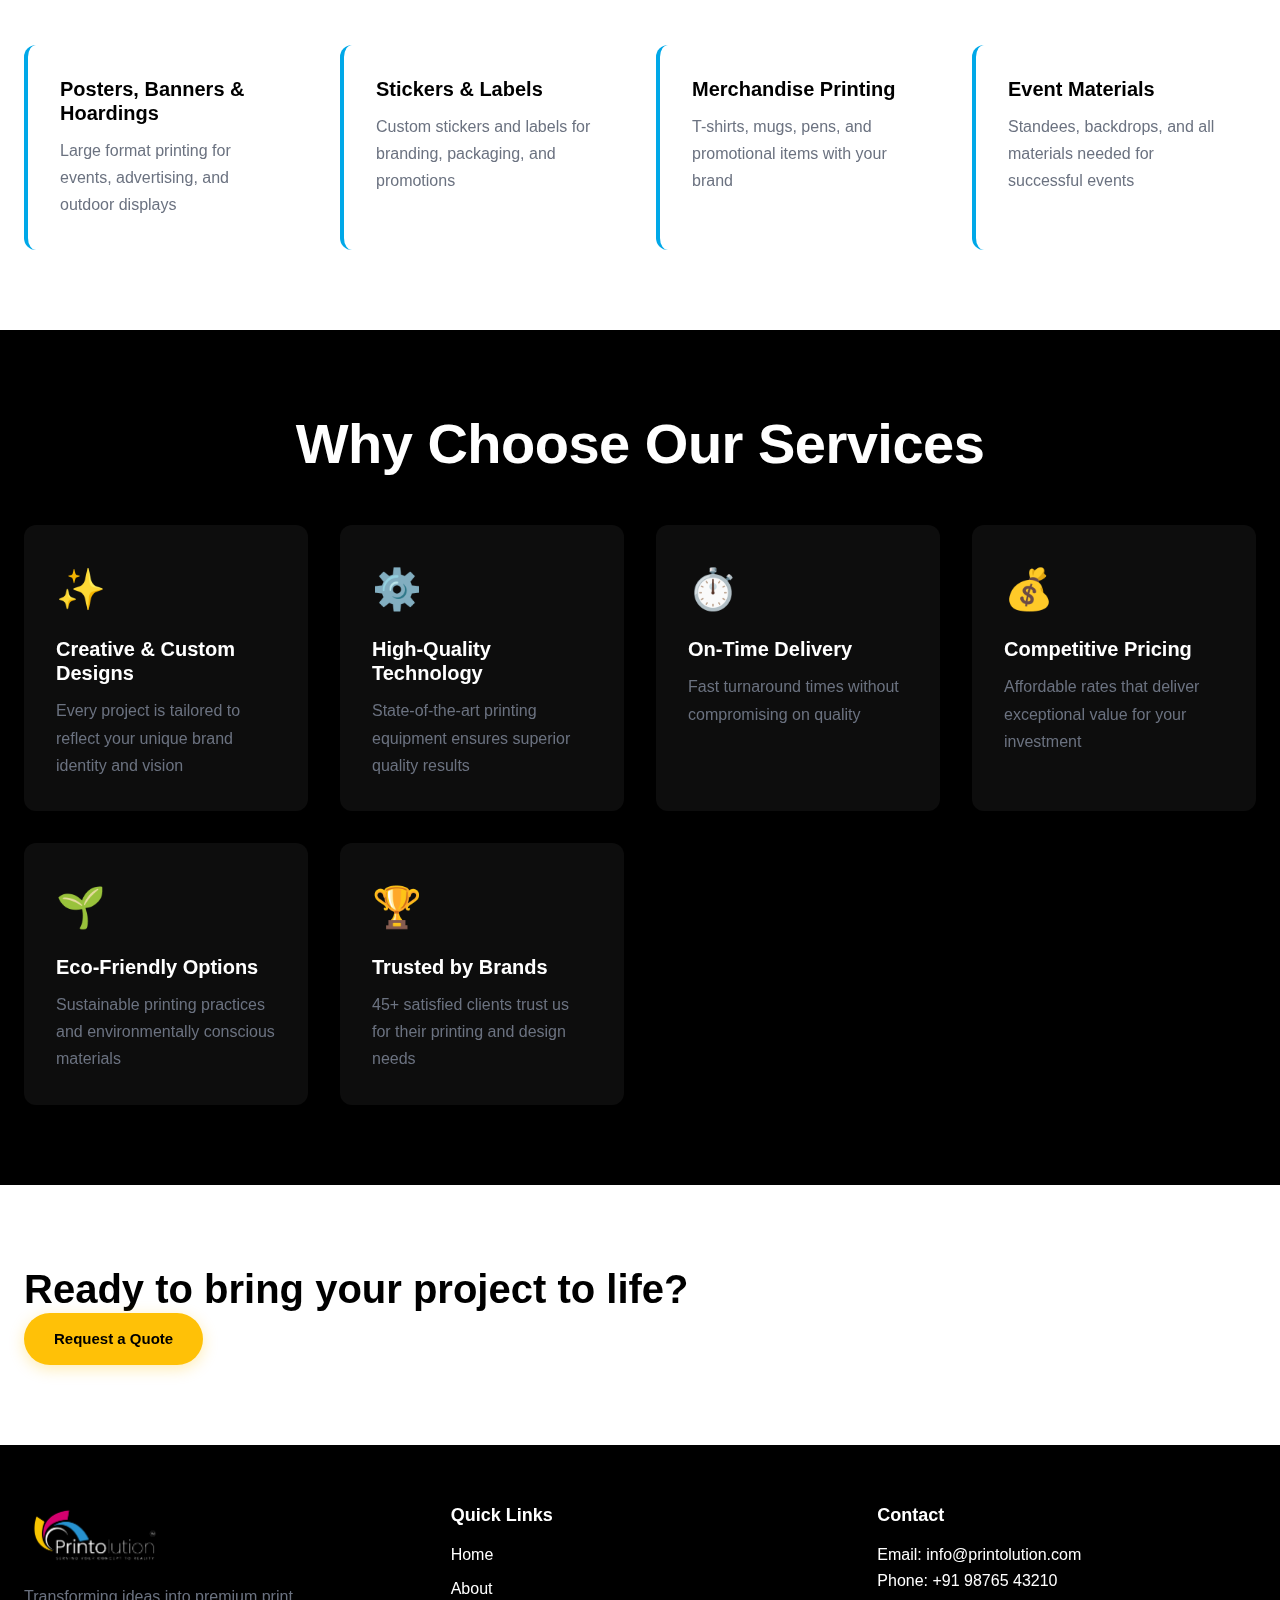
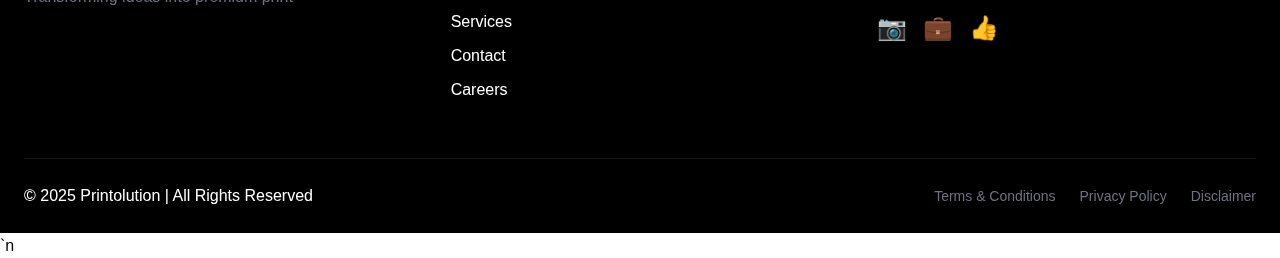
<file: services.html>
<!DOCTYPE html>
<html lang="en">
<head>
    <meta charset="UTF-8">
    <meta name="viewport" content="width=device-width, initial-scale=1.0">
    <title>Our Services - Printolution</title>
    <meta name="description" content="Design Studio, Printing Solutions, and Promotional Products. From logo design to merchandise printing, we deliver excellence.">
    
    <link rel="stylesheet" href="css/main.css">`n    <link rel="stylesheet" href="css/loader.css">
    <link rel="stylesheet" href="css/services.css">
    <link rel="stylesheet" href="css/mobile-layout.css">
</head>
<body>
    <!-- Header -->
    <header class="header" id="header">
        <div class="container">
            <div class="header-content">
                <a href="index.html" class="logo">
                    <img src="img/Nev.png" alt="Printolution - Serving Your Concept to Reality" class="logo-img">
                </a>
                <nav class="nav" id="nav">
                    <ul class="nav-list">
                        <li><a href="index.html" class="nav-link">Home</a></li>
                        <li><a href="about.html" class="nav-link">About</a></li>
                        <li><a href="services.html" class="nav-link active">Services</a></li>
                        <li><a href="contact.html" class="nav-link">Contact</a></li>
                        <li><a href="careers.html" class="nav-link">Careers</a></li>
                    </ul>
                </nav>
                <a href="quote.html" class="btn btn-primary">Get a Quote</a>
                <button class="hamburger" id="hamburger" aria-label="Toggle menu">
                    <span></span>
                    <span></span>
                    <span></span>
                </button>
            </div>
        </div>
    </header>

    <!-- Page Hero -->
    <section class="page-hero">
        <div class="container">
            <h1>Our Services</h1>
            <p>Comprehensive printing and design solutions for every need</p>
        </div>
    </section>

    <!-- Design Studio -->
    <section class="service-section">
        <div class="container">
            <div class="service-header">
                <div class="service-icon-large">🎨</div>
                <div>
                    <h2>Design Studio</h2>
                    <p class="service-intro">Creative design solutions that bring your brand to life</p>
                </div>
            </div>
            <div class="service-items">
                <div class="service-item-card">
                    <h3>Logo & Branding</h3>
                    <p>Create a memorable brand identity with custom logo design and comprehensive branding packages</p>
                </div>
                <div class="service-item-card">
                    <h3>Stationery Design</h3>
                    <p>Professional business cards, letterheads, and corporate stationery that make an impression</p>
                </div>
                <div class="service-item-card">
                    <h3>Brochures & Catalogs</h3>
                    <p>Engaging marketing materials that showcase your products and services effectively</p>
                </div>
                <div class="service-item-card">
                    <h3>Packaging Design</h3>
                    <p>Eye-catching packaging solutions that protect and promote your products</p>
                </div>
            </div>
        </div>
    </section>

    <!-- Printing Solutions -->
    <section class="service-section alt">
        <div class="container">
            <div class="service-header">
                <div class="service-icon-large">🖨️</div>
                <div>
                    <h2>Printing Solutions</h2>
                    <p class="service-intro">Premium quality printing with state-of-the-art technology</p>
                </div>
            </div>
            <div class="service-items">
                <div class="service-item-card">
                    <h3>Offset & Digital Printing</h3>
                    <p>High-volume offset printing and quick-turnaround digital printing for all your needs</p>
                </div>
                <div class="service-item-card">
                    <h3>Corporate & Commercial Printing</h3>
                    <p>Business documents, reports, presentations, and marketing collateral</p>
                </div>
                <div class="service-item-card">
                    <h3>Custom Packaging</h3>
                    <p>Boxes, bags, and custom packaging solutions for retail and e-commerce</p>
                </div>
                <div class="service-item-card">
                    <h3>Wedding Cards</h3>
                    <p>Elegant wedding invitations and stationery for your special day</p>
                </div>
            </div>
        </div>
    </section>

    <!-- Promotional Products -->
    <section class="service-section">
        <div class="container">
            <div class="service-header">
                <div class="service-icon-large">🎁</div>
                <div>
                    <h2>Promotional Products</h2>
                    <p class="service-intro">Marketing materials that amplify your brand presence</p>
                </div>
            </div>
            <div class="service-items">
                <div class="service-item-card">
                    <h3>Posters, Banners & Hoardings</h3>
                    <p>Large format printing for events, advertising, and outdoor displays</p>
                </div>
                <div class="service-item-card">
                    <h3>Stickers & Labels</h3>
                    <p>Custom stickers and labels for branding, packaging, and promotions</p>
                </div>
                <div class="service-item-card">
                    <h3>Merchandise Printing</h3>
                    <p>T-shirts, mugs, pens, and promotional items with your brand</p>
                </div>
                <div class="service-item-card">
                    <h3>Event Materials</h3>
                    <p>Standees, backdrops, and all materials needed for successful events</p>
                </div>
            </div>
        </div>
    </section>

    <!-- Why Choose Our Services -->
    <section class="why-services">
        <div class="container">
            <h2 class="section-title">Why Choose Our Services</h2>
            <div class="why-services-grid">
                <div class="why-service-card">
                    <div class="why-service-icon">✨</div>
                    <h3>Creative & Custom Designs</h3>
                    <p>Every project is tailored to reflect your unique brand identity and vision</p>
                </div>
                <div class="why-service-card">
                    <div class="why-service-icon">⚙️</div>
                    <h3>High-Quality Technology</h3>
                    <p>State-of-the-art printing equipment ensures superior quality results</p>
                </div>
                <div class="why-service-card">
                    <div class="why-service-icon">⏱️</div>
                    <h3>On-Time Delivery</h3>
                    <p>Fast turnaround times without compromising on quality</p>
                </div>
                <div class="why-service-card">
                    <div class="why-service-icon">💰</div>
                    <h3>Competitive Pricing</h3>
                    <p>Affordable rates that deliver exceptional value for your investment</p>
                </div>
                <div class="why-service-card">
                    <div class="why-service-icon">🌱</div>
                    <h3>Eco-Friendly Options</h3>
                    <p>Sustainable printing practices and environmentally conscious materials</p>
                </div>
                <div class="why-service-card">
                    <div class="why-service-icon">🏆</div>
                    <h3>Trusted by Brands</h3>
                    <p>45+ satisfied clients trust us for their printing and design needs</p>
                </div>
            </div>
        </div>
    </section>

    <!-- CTA -->
    <section class="cta-band">
        <div class="container">
            <h2>Ready to bring your project to life?</h2>
            <a href="quote.html" class="btn btn-primary">Request a Quote</a>
        </div>
    </section>

    <!-- Footer -->
    <footer class="footer">
        <div class="container">
            <div class="footer-content">
                <div class="footer-col">
                    <img src="img/Nev.png" alt="Printolution" class="footer-logo-img">
                    <p class="footer-tagline">Transforming ideas into premium print</p>
                </div>
                <div class="footer-col">
                    <h4>Quick Links</h4>
                    <ul>
                        <li><a href="index.html">Home</a></li>
                        <li><a href="about.html">About</a></li>
                        <li><a href="services.html">Services</a></li>
                        <li><a href="contact.html">Contact</a></li>
                        <li><a href="careers.html">Careers</a></li>
                    </ul>
                </div>
                <div class="footer-col">
                    <h4>Contact</h4>
                    <p>Email: info@printolution.com</p>
                    <p>Phone: +91 98765 43210</p>
                    <div class="social-icons">
                        <a href="#" aria-label="Instagram">📷</a>
                        <a href="#" aria-label="LinkedIn">💼</a>
                        <a href="#" aria-label="Facebook">👍</a>
                    </div>
                </div>
            </div>
            <div class="footer-bottom">
                <p>&copy; 2025 Printolution | All Rights Reserved</p>
                <div class="footer-legal">
                    <a href="terms.html">Terms & Conditions</a>
                    <a href="privacy.html">Privacy Policy</a>
                    <a href="disclaimer.html">Disclaimer</a>
                </div>
            </div>
        </div>
    </footer>

    <script src="js/loader.js"></script>`n    <script src="js/main.js"></script>
</body>
</html>
</file>
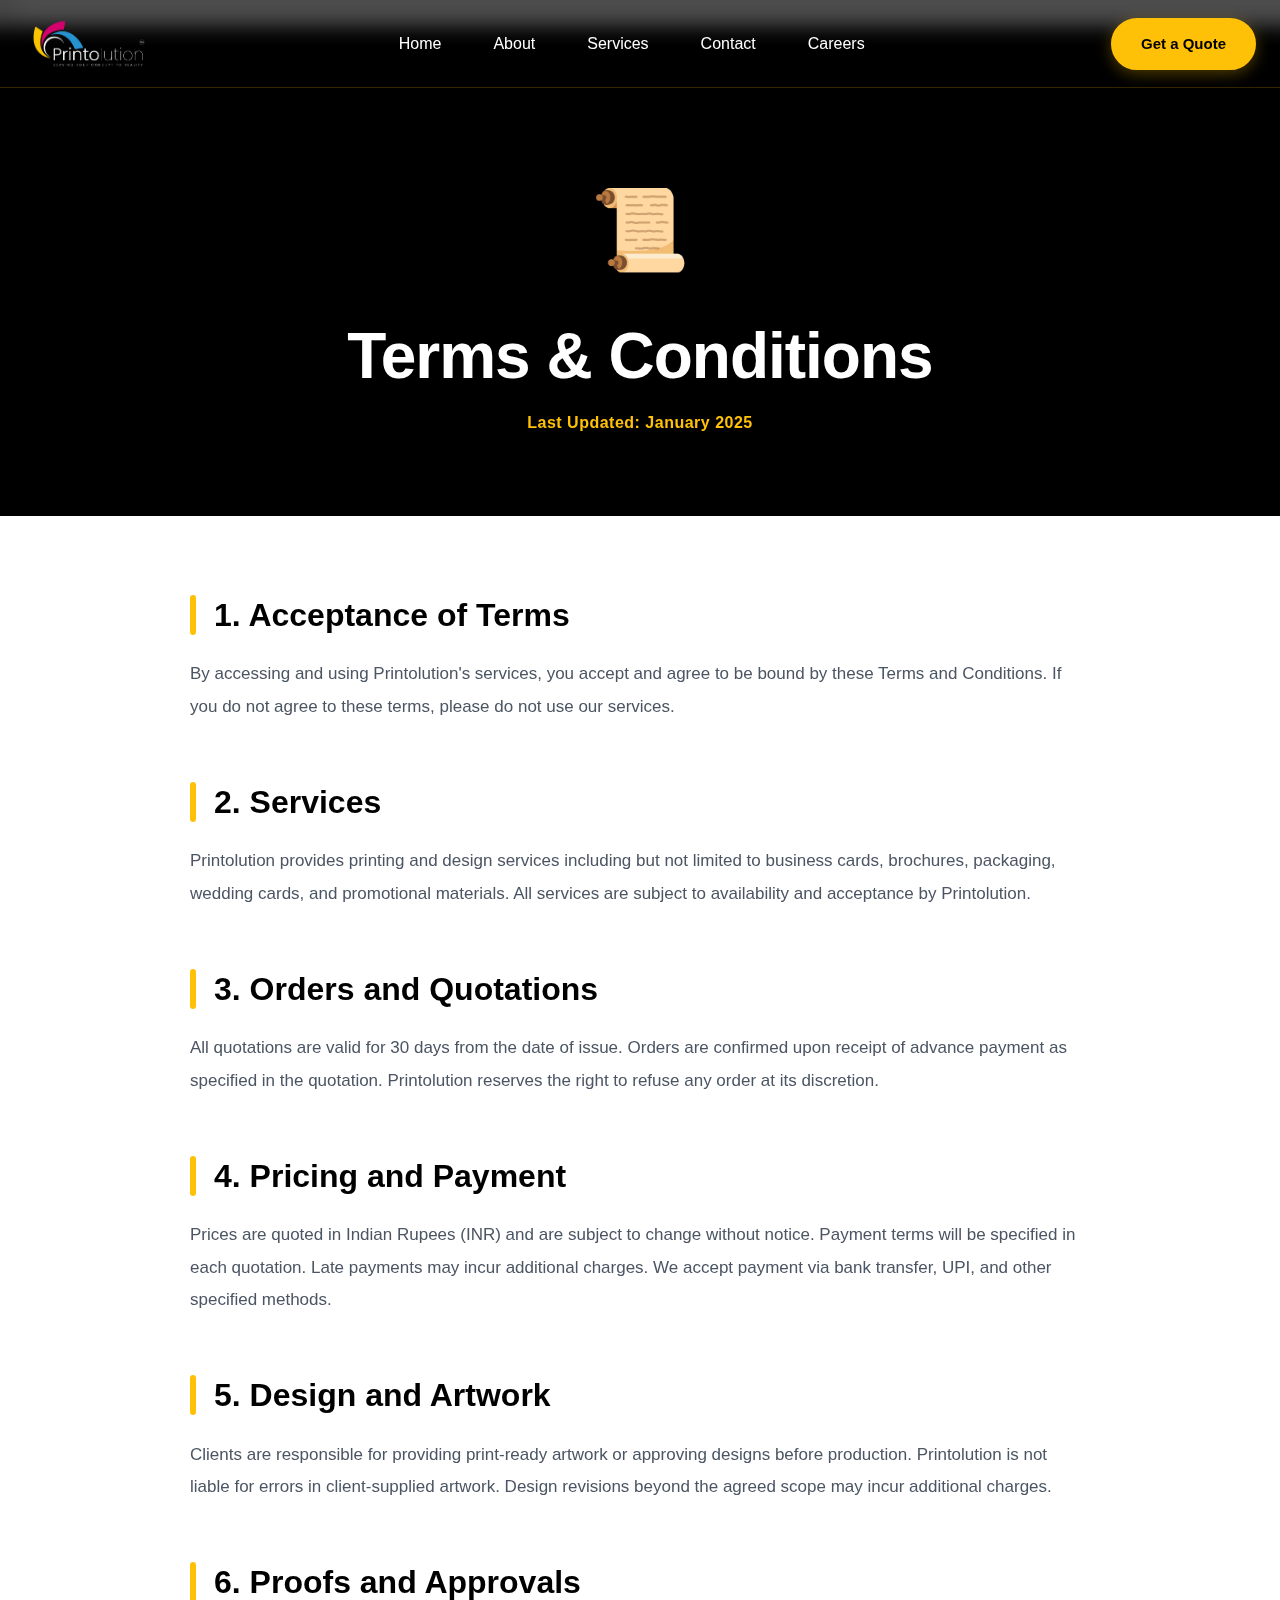
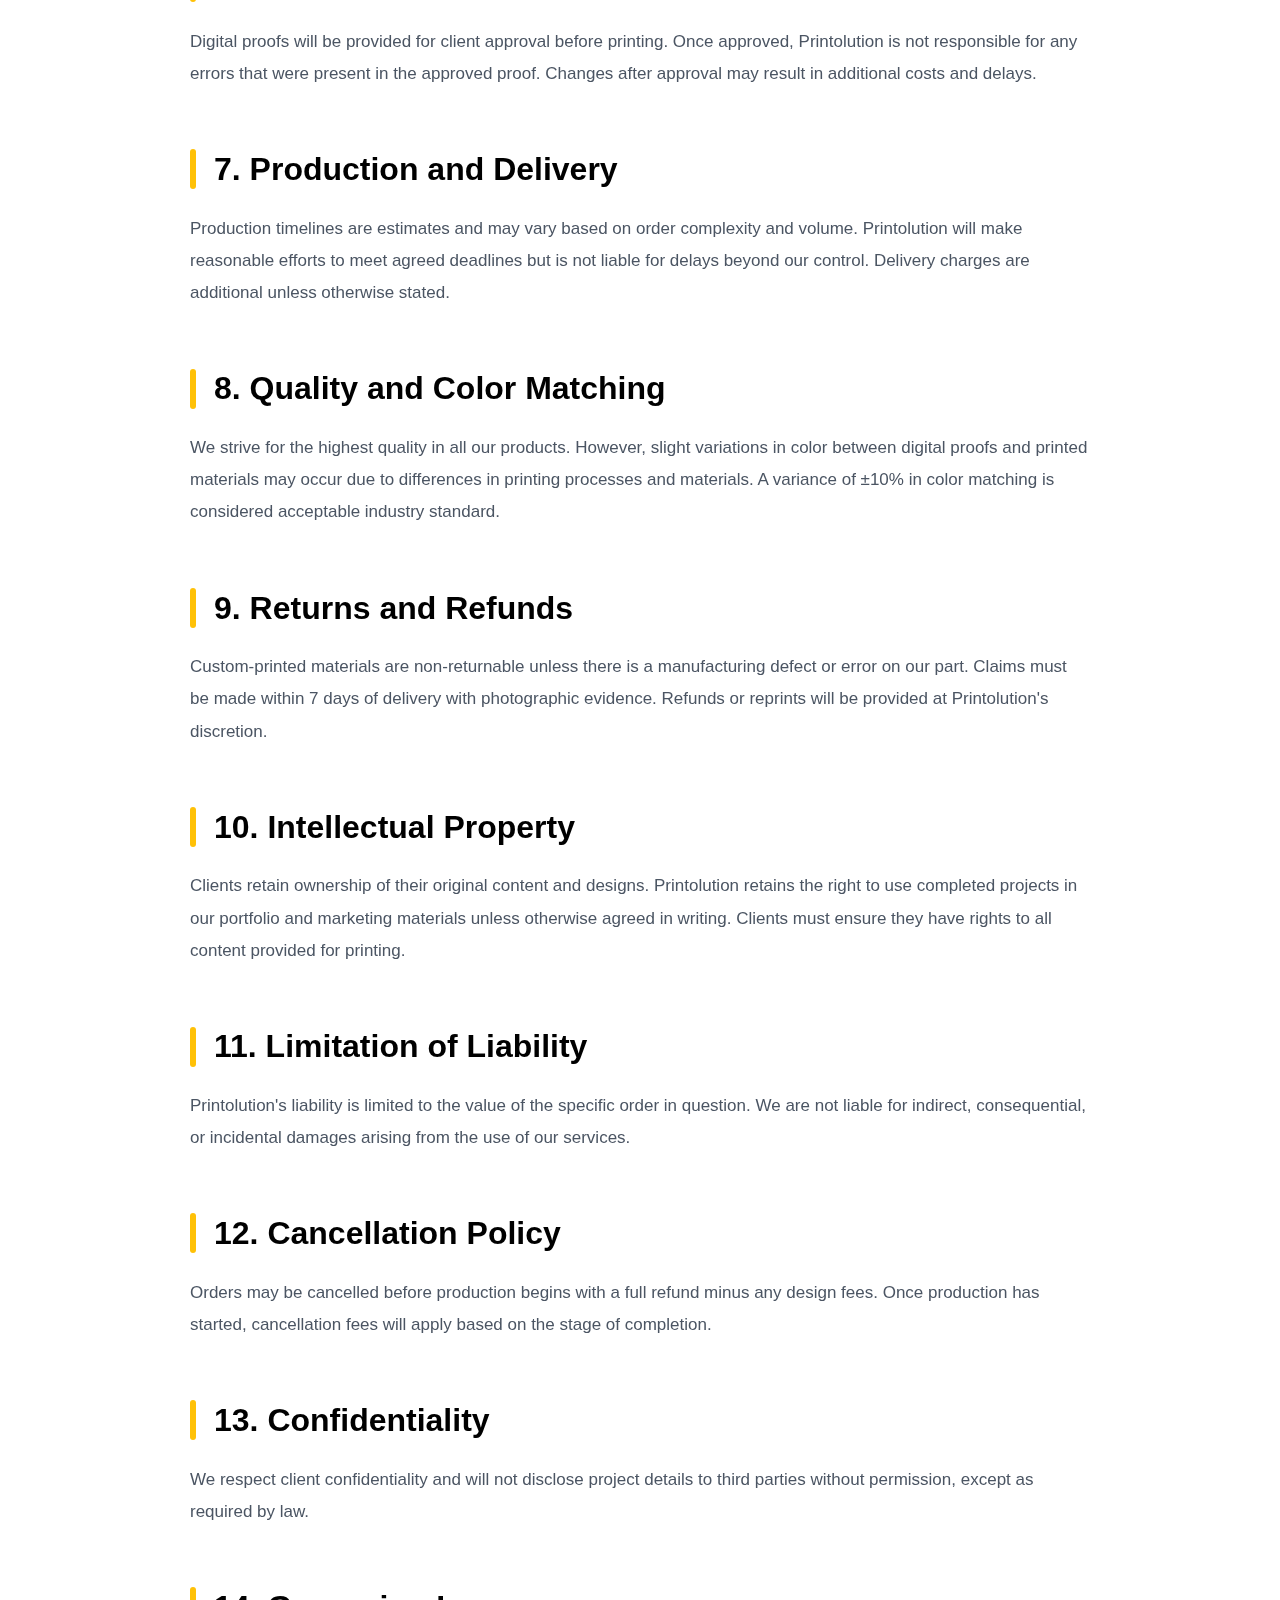
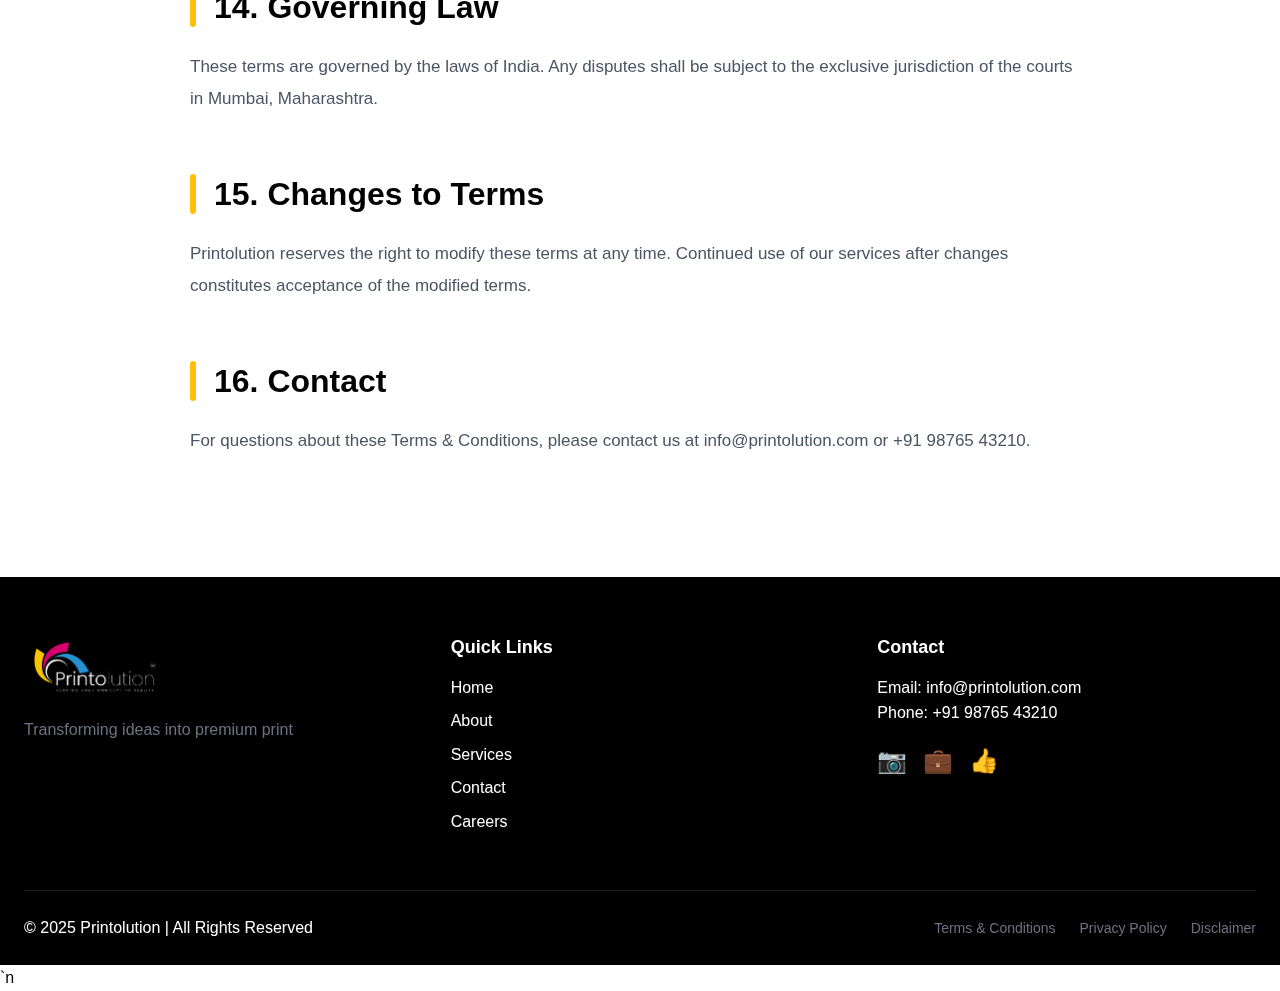
<file: terms.html>
<!DOCTYPE html>
<html lang="en">
<head>
    <meta charset="UTF-8">
    <meta name="viewport" content="width=device-width, initial-scale=1.0">
    <title>Terms & Conditions - Printolution</title>
    
    <link rel="stylesheet" href="css/main.css">`n    <link rel="stylesheet" href="css/loader.css">
    <link rel="stylesheet" href="css/legal.css">
    <link rel="stylesheet" href="css/mobile-layout.css">
</head>
<body>
    <header class="header" id="header">
        <div class="container">
            <div class="header-content">
                <a href="index.html" class="logo">
                    <img src="img/Nev.png" alt="Printolution - Serving Your Concept to Reality" class="logo-img">
                </a>
                <nav class="nav" id="nav">
                    <ul class="nav-list">
                        <li><a href="index.html" class="nav-link">Home</a></li>
                        <li><a href="about.html" class="nav-link">About</a></li>
                        <li><a href="services.html" class="nav-link">Services</a></li>
                        <li><a href="contact.html" class="nav-link">Contact</a></li>
                        <li><a href="careers.html" class="nav-link">Careers</a></li>
                    </ul>
                </nav>
                <a href="quote.html" class="btn btn-primary">Get a Quote</a>
                <button class="hamburger" id="hamburger" aria-label="Toggle menu">
                    <span></span>
                    <span></span>
                    <span></span>
                </button>
            </div>
        </div>
    </header>

    <section class="legal-page">
        <div class="legal-hero">
            <div class="container">
                <div class="page-icon">📜</div>
                <h1>Terms & Conditions</h1>
                <p class="last-updated">Last Updated: January 2025</p>
            </div>
        </div>
        
        <div class="legal-content-wrapper">
            <div class="container">
                <div class="legal-content">
                <h2>1. Acceptance of Terms</h2>
                <p>By accessing and using Printolution's services, you accept and agree to be bound by these Terms and Conditions. If you do not agree to these terms, please do not use our services.</p>

                <h2>2. Services</h2>
                <p>Printolution provides printing and design services including but not limited to business cards, brochures, packaging, wedding cards, and promotional materials. All services are subject to availability and acceptance by Printolution.</p>

                <h2>3. Orders and Quotations</h2>
                <p>All quotations are valid for 30 days from the date of issue. Orders are confirmed upon receipt of advance payment as specified in the quotation. Printolution reserves the right to refuse any order at its discretion.</p>

                <h2>4. Pricing and Payment</h2>
                <p>Prices are quoted in Indian Rupees (INR) and are subject to change without notice. Payment terms will be specified in each quotation. Late payments may incur additional charges. We accept payment via bank transfer, UPI, and other specified methods.</p>

                <h2>5. Design and Artwork</h2>
                <p>Clients are responsible for providing print-ready artwork or approving designs before production. Printolution is not liable for errors in client-supplied artwork. Design revisions beyond the agreed scope may incur additional charges.</p>

                <h2>6. Proofs and Approvals</h2>
                <p>Digital proofs will be provided for client approval before printing. Once approved, Printolution is not responsible for any errors that were present in the approved proof. Changes after approval may result in additional costs and delays.</p>

                <h2>7. Production and Delivery</h2>
                <p>Production timelines are estimates and may vary based on order complexity and volume. Printolution will make reasonable efforts to meet agreed deadlines but is not liable for delays beyond our control. Delivery charges are additional unless otherwise stated.</p>

                <h2>8. Quality and Color Matching</h2>
                <p>We strive for the highest quality in all our products. However, slight variations in color between digital proofs and printed materials may occur due to differences in printing processes and materials. A variance of ±10% in color matching is considered acceptable industry standard.</p>

                <h2>9. Returns and Refunds</h2>
                <p>Custom-printed materials are non-returnable unless there is a manufacturing defect or error on our part. Claims must be made within 7 days of delivery with photographic evidence. Refunds or reprints will be provided at Printolution's discretion.</p>

                <h2>10. Intellectual Property</h2>
                <p>Clients retain ownership of their original content and designs. Printolution retains the right to use completed projects in our portfolio and marketing materials unless otherwise agreed in writing. Clients must ensure they have rights to all content provided for printing.</p>

                <h2>11. Limitation of Liability</h2>
                <p>Printolution's liability is limited to the value of the specific order in question. We are not liable for indirect, consequential, or incidental damages arising from the use of our services.</p>

                <h2>12. Cancellation Policy</h2>
                <p>Orders may be cancelled before production begins with a full refund minus any design fees. Once production has started, cancellation fees will apply based on the stage of completion.</p>

                <h2>13. Confidentiality</h2>
                <p>We respect client confidentiality and will not disclose project details to third parties without permission, except as required by law.</p>

                <h2>14. Governing Law</h2>
                <p>These terms are governed by the laws of India. Any disputes shall be subject to the exclusive jurisdiction of the courts in Mumbai, Maharashtra.</p>

                <h2>15. Changes to Terms</h2>
                <p>Printolution reserves the right to modify these terms at any time. Continued use of our services after changes constitutes acceptance of the modified terms.</p>

                <h2>16. Contact</h2>
                <p>For questions about these Terms & Conditions, please contact us at info@printolution.com or +91 98765 43210.</p>
                </div>
            </div>
        </div>
        
        <button class="back-to-top" onclick="window.scrollTo({top: 0, behavior: 'smooth'})">↑</button>
    </section>
    
    <script>
        // Back to top button visibility
        window.addEventListener('scroll', function() {
            const backToTop = document.querySelector('.back-to-top');
            if (window.pageYOffset > 300) {
                backToTop.classList.add('visible');
            } else {
                backToTop.classList.remove('visible');
            }
        });
    </script>

    <footer class="footer">
        <div class="container">
            <div class="footer-content">
                <div class="footer-col">
                    <img src="img/Nev.png" alt="Printolution" class="footer-logo-img">
                    <p class="footer-tagline">Transforming ideas into premium print</p>
                </div>
                <div class="footer-col">
                    <h4>Quick Links</h4>
                    <ul>
                        <li><a href="index.html">Home</a></li>
                        <li><a href="about.html">About</a></li>
                        <li><a href="services.html">Services</a></li>
                        <li><a href="contact.html">Contact</a></li>
                        <li><a href="careers.html">Careers</a></li>
                    </ul>
                </div>
                <div class="footer-col">
                    <h4>Contact</h4>
                    <p>Email: info@printolution.com</p>
                    <p>Phone: +91 98765 43210</p>
                    <div class="social-icons">
                        <a href="#" aria-label="Instagram">📷</a>
                        <a href="#" aria-label="LinkedIn">💼</a>
                        <a href="#" aria-label="Facebook">👍</a>
                    </div>
                </div>
            </div>
            <div class="footer-bottom">
                <p>&copy; 2025 Printolution | All Rights Reserved</p>
                <div class="footer-legal">
                    <a href="terms.html">Terms & Conditions</a>
                    <a href="privacy.html">Privacy Policy</a>
                    <a href="disclaimer.html">Disclaimer</a>
                </div>
            </div>
        </div>
    </footer>

    <script src="js/loader.js"></script>`n    <script src="js/main.js"></script>
</body>
</html>
</file>
<file: css/about.css>
/* About Page Styles */

.page-hero {
    background: var(--charcoal);
    color: white;
    text-align: center;
    padding: 120px 0 80px;
}

.page-hero h1 {
    margin-bottom: 16px;
    color: white;
}

.page-hero p {
    font-size: 20px;
    color: var(--muted-gray);
}

/* Our Story */
.our-story {
    background: white;
}

.story-content {
    display: grid;
    grid-template-columns: 1fr 1fr;
    gap: 64px;
    align-items: center;
}

.story-text h2 {
    margin-bottom: 24px;
}

.story-text p {
    margin-bottom: 20px;
    line-height: 1.8;
    color: var(--muted-gray);
}

.story-text p:last-child {
    margin-bottom: 0;
}

.story-image {
    position: relative;
}

.image-placeholder {
    width: 100%;
    aspect-ratio: 4/3;
    background: #f0f0f0;
    border-radius: var(--radius);
}

/* Founders */
.founders {
    background: var(--off-white);
}

.founders-grid {
    display: grid;
    grid-template-columns: repeat(auto-fit, minmax(300px, 1fr));
    gap: 48px;
    margin-top: 48px;
}

.founder-card {
    background: white;
    padding: 40px;
    border-radius: var(--radius);
    text-align: center;
    box-shadow: var(--shadow-sm);
    transition: all var(--transition);
}

.founder-card:hover {
    transform: translateY(-6px);
    box-shadow: var(--shadow-lg);
}

.founder-image {
    width: 150px;
    height: 150px;
    margin: 0 auto 24px;
    background: var(--accent-cyan);
    border-radius: 50%;
}

.founder-card h3 {
    margin-bottom: 8px;
}

.founder-role {
    color: var(--accent-magenta);
    font-weight: 600;
    margin-bottom: 16px;
}

.founder-bio {
    color: var(--muted-gray);
    line-height: 1.7;
}

/* Beliefs */
.beliefs {
    background: white;
}

.beliefs-grid {
    display: grid;
    grid-template-columns: repeat(auto-fit, minmax(260px, 1fr));
    gap: 32px;
    margin-top: 48px;
}

.belief-card {
    padding: 32px;
    border-radius: var(--radius);
    background: var(--off-white);
    text-align: center;
    transition: all var(--transition);
}

.belief-card:hover {
    transform: translateY(-6px);
    box-shadow: var(--shadow-md);
}

.belief-icon {
    font-size: 48px;
    margin-bottom: 16px;
}

.belief-card h3 {
    font-size: 20px;
    margin-bottom: 12px;
}

.belief-card p {
    color: var(--muted-gray);
    line-height: 1.7;
}

/* Vision & Mission */
.vision-mission {
    background: var(--off-white);
}

.vm-grid {
    display: grid;
    grid-template-columns: repeat(auto-fit, minmax(400px, 1fr));
    gap: 48px;
}

.vm-card {
    background: white;
    padding: 48px;
    border-radius: var(--radius);
    box-shadow: var(--shadow-sm);
}

.vm-icon {
    font-size: 56px;
    margin-bottom: 24px;
}

.vm-card h2 {
    margin-bottom: 20px;
    font-size: 32px;
}

.vm-card p {
    color: var(--muted-gray);
    line-height: 1.8;
    font-size: 17px;
}

/* Stats */
.stats {
    background: var(--charcoal);
    color: white;
}

.stats-grid {
    display: grid;
    grid-template-columns: repeat(auto-fit, minmax(220px, 1fr));
    gap: 48px;
}

.stat-card {
    text-align: center;
}

.stat-number {
    font-size: 56px;
    font-weight: 700;
    color: var(--accent-yellow);
    margin-bottom: 12px;
    font-family: Helvetica;
}

.stat-label {
    font-size: 18px;
    color: var(--muted-gray);
}

/* Responsive */
@media (max-width: 768px) {
    .page-hero {
        padding: 100px 0 60px;
    }
    
    .page-hero h1 {
        font-size: clamp(32px, 8vw, 48px);
    }
    
    .page-hero p {
        font-size: 18px;
    }
    
    .story-content {
        grid-template-columns: 1fr;
        gap: 40px;
    }
    
    .story-text h2 {
        font-size: clamp(28px, 6vw, 36px);
    }
    
    .story-text p {
        font-size: 16px;
    }
    
    .founders-grid {
        grid-template-columns: 1fr;
        gap: 32px;
    }
    
    .founder-card {
        padding: 32px 24px;
    }
    
    .beliefs-grid {
        grid-template-columns: 1fr;
        gap: 24px;
    }
    
    .belief-card {
        padding: 28px 24px;
    }
    
    .vm-grid {
        grid-template-columns: 1fr;
        gap: 32px;
    }
    
    .vm-card {
        padding: 32px 24px;
    }
    
    .vm-card h2 {
        font-size: 28px;
    }
    
    .vm-card p {
        font-size: 16px;
    }
    
    .stats-grid {
        grid-template-columns: 1fr 1fr;
        gap: 32px;
    }
    
    .stat-number {
        font-size: 48px;
    }
    
    .stat-label {
        font-size: 16px;
    }
}

@media (max-width: 480px) {
    .page-hero {
        padding: 90px 0 50px;
    }
    
    .page-hero h1 {
        font-size: clamp(28px, 8vw, 40px);
    }
    
    .page-hero p {
        font-size: 16px;
    }
    
    .beliefs-grid {
        grid-template-columns: 1fr;
    }
    
    .belief-card {
        padding: 24px 20px;
    }
    
    .stats-grid {
        grid-template-columns: 1fr;
        gap: 24px;
    }
    
    .stat-number {
        font-size: 42px;
    }
    
    .vm-card {
        padding: 28px 20px;
    }
    
    .founder-card {
        padding: 28px 20px;
    }
}
</file>
<file: css/mobile-layout.css>
/* ========================================
   MOBILE-SPECIFIC LAYOUT STYLES
   Modern Card-Based Mobile Design
   ======================================== */

/* Mobile Hero - Full Screen Card Style */
@media (max-width: 768px) {
    .hero {
        min-height: calc(100vh - 70px);
        padding: 80px 0 40px;
        display: flex;
        align-items: center;
    }
    
    .hero-content {
        grid-template-columns: 1fr;
        gap: 32px;
        text-align: center;
    }
    
    .hero-left {
        max-width: 100%;
    }
    
    .hero-headline {
        font-size: clamp(32px, 8vw, 48px);
        line-height: 1.2;
        margin-bottom: 20px;
    }
    
    .hero-subtext {
        font-size: 16px;
        margin-bottom: 28px;
        padding: 0 8px;
    }
    
    .hero-cta {
        flex-direction: column;
        gap: 12px;
        max-width: 100%;
    }
    
    .hero-cta .btn {
        width: 100%;
        justify-content: center;
    }
    
    .hero-right {
        display: none;
    }
    
    /* Mobile Scroll Indicator */
    .scroll-cue {
        display: none;
    }
}

/* Mobile Card-Based Highlights Section */
@media (max-width: 768px) {
    .highlights-banner-section {
        padding: 48px 0;
    }
    
    .highlights-banner-wrapper {
        grid-template-columns: 1fr;
        gap: 32px;
    }
    
    .highlights-vertical {
        display: grid;
        grid-template-columns: 1fr 1fr;
        gap: 12px;
    }
    
    .highlight-card {
        padding: 20px 16px;
        border-radius: 16px;
        border: 2px solid #F0F0F0;
        background: #FFFFFF;
        box-shadow: 0 4px 12px rgba(0, 0, 0, 0.05);
        text-align: center;
    }
    
    .highlight-number {
        font-size: 36px;
        margin-bottom: 6px;
    }
    
    .highlight-icon svg {
        width: 32px;
        height: 32px;
    }
    
    .highlight-label {
        font-size: 12px;
        line-height: 1.3;
    }
    
    .banner-side {
        order: -1;
    }
    
    .banner-img {
        border-radius: 20px;
        box-shadow: 0 8px 24px rgba(0, 0, 0, 0.1);
    }
}

/* Mobile Services - Enhanced Card Layout */
@media (max-width: 768px) {
    .services {
        padding: 48px 0;
        background: #FAFAFA;
    }
    
    .services-wrapper {
        grid-template-columns: 1fr;
        gap: 28px;
    }
    
    .services-sidebar {
        position: relative;
        top: 0;
        text-align: center;
        background: #FFFFFF;
        padding: 24px 20px;
        border-radius: 20px;
        box-shadow: 0 4px 16px rgba(0, 0, 0, 0.06);
    }
    
    .services-badge {
        font-size: 12px;
        padding: 8px 20px;
        border-width: 2px;
        display: inline-block;
        margin-bottom: 16px;
    }
    
    .services-intro {
        font-size: 14px;
        margin-bottom: 20px;
        line-height: 1.6;
        color: #4B5563;
    }
    
    /* Horizontal Scrollable Menu - Improved */
    .services-menu {
        display: flex;
        flex-direction: row;
        gap: 10px;
        overflow-x: auto;
        overflow-y: hidden;
        -webkit-overflow-scrolling: touch;
        scroll-snap-type: x mandatory;
        padding: 12px 0 16px;
        margin: 0 -20px;
        padding-left: 20px;
        padding-right: 20px;
        scrollbar-width: none;
        -ms-overflow-style: none;
    }
    
    .services-menu::-webkit-scrollbar {
        display: none;
    }
    
    /* Scroll Indicators */
    .services-sidebar {
        position: relative;
    }
    
    .services-menu::before {
        content: '';
        position: absolute;
        left: 0;
        top: 12px;
        bottom: 16px;
        width: 30px;
        background: linear-gradient(to right, #FFFFFF, transparent);
        pointer-events: none;
        z-index: 2;
        opacity: 0;
        transition: opacity 0.3s ease;
    }
    
    .services-menu.is-scrolling::before {
        opacity: 1;
    }
    
    .services-menu::after {
        content: '→';
        position: absolute;
        right: 20px;
        top: 50%;
        transform: translateY(-50%);
        width: 32px;
        height: 32px;
        background: rgba(233, 30, 140, 0.9);
        color: white;
        border-radius: 50%;
        display: flex;
        align-items: center;
        justify-content: center;
        font-size: 16px;
        font-weight: bold;
        pointer-events: none;
        z-index: 2;
        box-shadow: 0 2px 8px rgba(233, 30, 140, 0.3);
        animation: scrollHint 2s ease-in-out infinite;
    }
    
    @keyframes scrollHint {
        0%, 100% {
            transform: translateY(-50%) translateX(0);
            opacity: 1;
        }
        50% {
            transform: translateY(-50%) translateX(5px);
            opacity: 0.7;
        }
    }
    
    .services-menu.is-scrolling::after {
        opacity: 0;
    }
    
    .service-menu-item {
        flex: 0 0 auto;
        min-width: 130px;
        padding: 18px 14px;
        border: 2px solid #E5E7EB;
        border-radius: 14px;
        background: #FAFAFA;
        display: flex;
        flex-direction: column;
        align-items: center;
        text-align: center;
        gap: 6px;
        scroll-snap-align: start;
        box-shadow: 0 2px 8px rgba(0, 0, 0, 0.04);
        transition: all 0.3s ease;
        cursor: pointer;
    }
    
    .service-menu-item::before {
        display: none;
    }
    
    .service-menu-item:active {
        transform: scale(0.95);
    }
    
    .service-menu-item.active {
        background: linear-gradient(135deg, #E91E8C 0%, #C2185B 100%);
        border-color: #E91E8C;
        color: white;
        box-shadow: 0 6px 20px rgba(233, 30, 140, 0.35);
        transform: scale(1.02);
    }
    
    .service-number {
        font-size: 13px;
        font-weight: 700;
        order: 1;
        opacity: 0.7;
        font-family: 'Courier New', monospace;
    }
    
    .service-menu-item.active .service-number {
        color: rgba(255, 255, 255, 0.9);
        font-size: 13px;
        opacity: 1;
    }
    
    .service-name {
        font-size: 14px;
        font-weight: 600;
        order: 2;
        line-height: 1.3;
        color: #1F2937;
    }
    
    .service-menu-item.active .service-name {
        color: white;
    }
    
    .service-menu-item:hover {
        padding-left: 14px;
        border-color: #D1D5DB;
    }
    
    .service-menu-item.active:hover {
        border-color: #E91E8C;
    }
    
    /* Service Panel - Enhanced Card Style */
    .services-content {
        min-height: auto;
        position: relative;
    }
    
    .service-panel {
        padding: 32px 24px;
        border-radius: 20px;
        box-shadow: 0 8px 32px rgba(0, 0, 0, 0.08);
        background: #FFFFFF;
        border: 1px solid #F0F0F0;
    }
    
    .service-icon-box {
        width: 80px;
        height: 80px;
        border-radius: 20px;
        margin: 0 auto 24px;
        display: flex;
        align-items: center;
        justify-content: center;
        box-shadow: 0 6px 20px rgba(255, 193, 7, 0.25);
    }
    
    .service-icon-large {
        width: 42px;
        height: 42px;
    }
    
    .service-description {
        font-size: 15px;
        text-align: center;
        line-height: 1.7;
        color: #4B5563;
        margin-bottom: 24px;
    }
    
    .service-features {
        margin-bottom: 28px;
        background: #FAFAFA;
        padding: 20px;
        border-radius: 16px;
    }
    
    .service-features li {
        font-size: 14px;
        padding: 10px 0;
        display: flex;
        align-items: center;
        gap: 12px;
        color: #1F2937;
    }
    
    .feature-check {
        width: 24px;
        height: 24px;
        background: var(--accent-magenta);
        color: white;
        border-radius: 50%;
        display: flex;
        align-items: center;
        justify-content: center;
        font-size: 12px;
        font-weight: 700;
        flex-shrink: 0;
    }
    
    .service-cta-btn {
        width: 100%;
        display: flex;
        align-items: center;
        justify-content: center;
        padding: 16px 32px;
        border-radius: 14px;
        font-size: 15px;
        font-weight: 600;
        background: var(--accent-cyan);
        color: white;
        text-decoration: none;
        box-shadow: 0 4px 16px rgba(0, 168, 232, 0.25);
        transition: all 0.3s ease;
    }
    
    .service-cta-btn:hover {
        background: var(--accent-magenta);
        box-shadow: 0 6px 24px rgba(233, 30, 140, 0.35);
        transform: translateY(-2px);
    }
    
    .service-cta-btn:active {
        transform: translateY(0);
    }
}

/* Mobile Why Choose - Stacked Cards */
@media (max-width: 768px) {
    .why-choose {
        padding: 48px 0;
    }
    
    .why-choose-content {
        flex-direction: column;
        gap: 32px;
        text-align: center;
    }
    
    .why-circle {
        width: 200px;
        height: 200px;
        margin: 0 auto;
    }
    
    .why-circle h2 {
        font-size: 28px;
    }
    
    .why-choose-right {
        gap: 12px;
    }
    
    .why-reason::before {
        display: none;
    }
    
    .why-reason-content {
        padding: 16px 24px;
        border-radius: 16px;
        box-shadow: 0 4px 16px rgba(0, 0, 0, 0.3);
    }
    
    .why-checkmark {
        font-size: 22px;
    }
    
    .why-text {
        font-size: 16px;
    }
}

/* Mobile Process - 2 Column Grid */
@media (max-width: 768px) {
    .process {
        padding: 48px 0;
    }
    
    .process-flow {
        grid-template-columns: 1fr 1fr;
        gap: 16px;
    }
    
    .process-card {
        padding: 0;
    }
    
    .process-card-inner {
        padding: 24px 16px;
        border-radius: 18px;
    }
    
    .process-arrow,
    .process-checkmark {
        display: none;
    }
    
    .process-icon {
        margin-bottom: 12px;
    }
    
    .process-icon svg {
        width: 40px;
        height: 40px;
    }
    
    .process-number {
        font-size: 32px;
        top: 12px;
        right: 12px;
    }
    
    .process-title {
        font-size: 16px;
        margin-bottom: 8px;
    }
    
    .process-desc {
        font-size: 13px;
        line-height: 1.5;
    }
}

/* Mobile Clients - Optimized Scroll */
@media (max-width: 768px) {
    .our-clients {
        padding: 40px 0 32px;
    }
    
    .our-clients .section-title {
        font-size: clamp(24px, 6vw, 32px);
    }
    
    .our-clients .section-subtitle {
        font-size: 14px;
        margin-bottom: 24px;
    }
    
    .clients-marquee {
        margin-bottom: 16px;
    }
    
    .clients-track {
        gap: 24px;
    }
    
    .client-logo {
        width: 160px;
        height: 100px;
        padding: 16px;
        background: #FFFFFF;
        border-radius: 12px;
        box-shadow: 0 2px 8px rgba(0, 0, 0, 0.06);
    }
}

/* Mobile Testimonials - Swipeable Cards */
@media (max-width: 768px) {
    .testimonials {
        padding: 48px 0;
    }
    
    .testimonials-header {
        margin-bottom: 28px;
    }
    
    .testimonials-title {
        font-size: clamp(24px, 6vw, 32px);
    }
    
    .testimonials-avatars {
        gap: 8px;
        margin-bottom: 28px;
        flex-wrap: wrap;
        justify-content: center;
    }
    
    .avatar-img {
        width: 52px;
        height: 52px;
    }
    
    .testimonials-content {
        min-height: 280px;
        padding: 0 8px;
    }
    
    .testimonial-item {
        padding: 28px 20px;
        border-radius: 20px;
        box-shadow: 0 8px 32px rgba(0, 0, 0, 0.4);
    }
    
    .quote-icon {
        font-size: 40px;
        margin-bottom: 12px;
    }
    
    .client-name {
        font-size: 18px;
    }
    
    .client-company {
        font-size: 11px;
        margin-bottom: 16px;
    }
    
    .testimonial-text {
        font-size: 14px;
        line-height: 1.6;
    }
    
    .testimonials-nav {
        padding: 0 4px;
    }
    
    .nav-arrow {
        width: 40px;
        height: 40px;
        font-size: 18px;
        border-radius: 12px;
    }
}

/* Mobile FAQ - Accordion Style */
@media (max-width: 768px) {
    .faq {
        padding: 48px 0;
    }
    
    .faq .section-title {
        font-size: clamp(24px, 6vw, 32px);
        margin-bottom: 32px;
    }
    
    .faq-list {
        max-width: 100%;
    }
    
    .faq-item {
        margin-bottom: 12px;
        border-radius: 16px;
        box-shadow: 0 2px 12px rgba(0, 0, 0, 0.06);
    }
    
    .faq-question {
        padding: 18px 20px;
        font-size: 16px;
    }
    
    .faq-question:hover {
        padding-left: 24px;
    }
    
    .faq-icon {
        font-size: 24px;
        width: 32px;
        height: 32px;
    }
    
    .faq-answer {
        padding: 0 20px;
    }
    
    .faq-item.active .faq-answer {
        padding: 0 20px 18px 20px;
    }
    
    .faq-answer p {
        font-size: 14px;
        line-height: 1.7;
    }
}

/* Mobile CTA Band */
@media (max-width: 768px) {
    .cta-band {
        padding: 48px 0;
        text-align: center;
    }
    
    .cta-band h2 {
        font-size: clamp(24px, 6vw, 32px);
        margin-bottom: 24px;
    }
    
    .cta-band .btn {
        width: 100%;
        max-width: 320px;
        margin: 0 auto;
    }
}

/* ========================================
   MOBILE-SPECIFIC: 480px and below
   ======================================== */

@media (max-width: 480px) {
    /* Single Column Everything */
    .highlights-vertical {
        grid-template-columns: 1fr;
        gap: 10px;
    }
    
    .highlight-card {
        padding: 18px 16px;
    }
    
    .process-flow {
        grid-template-columns: 1fr;
        gap: 12px;
    }
    
    .process-card-inner {
        padding: 28px 20px;
    }
    
    .process-title {
        font-size: 18px;
    }
    
    .process-desc {
        font-size: 14px;
    }
    
    /* Compact Services for Small Screens */
    .services {
        padding: 40px 0;
    }
    
    .services-sidebar {
        padding: 20px 16px;
        border-radius: 16px;
    }
    
    .services-badge {
        font-size: 11px;
        padding: 6px 16px;
    }
    
    .services-intro {
        font-size: 13px;
        margin-bottom: 16px;
    }
    
    .services-menu {
        gap: 8px;
        padding: 10px 0 14px;
        margin: 0 -16px;
        padding-left: 16px;
        padding-right: 16px;
    }
    
    .service-menu-item {
        min-width: 110px;
        padding: 16px 12px;
        border-radius: 12px;
    }
    
    .service-number {
        font-size: 12px;
    }
    
    .service-name {
        font-size: 13px;
    }
    
    .service-panel {
        padding: 28px 20px;
        border-radius: 18px;
    }
    
    .service-icon-box {
        width: 70px;
        height: 70px;
        border-radius: 16px;
        margin-bottom: 20px;
    }
    
    .service-icon-large {
        width: 36px;
        height: 36px;
    }
    
    .service-description {
        font-size: 14px;
        margin-bottom: 20px;
    }
    
    .service-features {
        padding: 16px;
        border-radius: 14px;
        margin-bottom: 24px;
    }
    
    .service-features li {
        font-size: 13px;
        padding: 8px 0;
    }
    
    .feature-check {
        width: 22px;
        height: 22px;
        font-size: 11px;
    }
    
    .service-cta-btn {
        padding: 14px 28px;
        font-size: 14px;
        border-radius: 12px;
    }
}
    
    /* Compact Testimonials */
    .testimonials-content {
        min-height: 320px;
    }
    
    .testimonial-item {
        padding: 24px 18px;
    }
    
    .testimonial-text {
        font-size: 13px;
    }
    
    /* Smaller FAQ */
    .faq-question {
        padding: 16px 18px;
        font-size: 15px;
    }
    
    .faq-answer p {
        font-size: 13px;
    }
}

/* ========================================
   MOBILE UTILITY CLASSES
   ======================================== */

@media (max-width: 768px) {
    /* Mobile-Only Utilities */
    .mobile-center {
        text-align: center !important;
    }
    
    .mobile-full-width {
        width: 100% !important;
    }
    
    .mobile-hide {
        display: none !important;
    }
    
    .mobile-show {
        display: block !important;
    }
    
    /* Mobile Spacing */
    .mobile-mt-sm { margin-top: 16px !important; }
    .mobile-mt-md { margin-top: 24px !important; }
    .mobile-mt-lg { margin-top: 32px !important; }
    
    .mobile-mb-sm { margin-bottom: 16px !important; }
    .mobile-mb-md { margin-bottom: 24px !important; }
    .mobile-mb-lg { margin-bottom: 32px !important; }
    
    .mobile-p-sm { padding: 16px !important; }
    .mobile-p-md { padding: 24px !important; }
    .mobile-p-lg { padding: 32px !important; }
    
    /* Mobile Card Style */
    .mobile-card {
        background: white;
        border-radius: 16px;
        padding: 20px;
        box-shadow: 0 4px 12px rgba(0, 0, 0, 0.08);
        margin-bottom: 16px;
    }
    
    /* Mobile Horizontal Scroll Container */
    .mobile-scroll-x {
        display: flex;
        overflow-x: auto;
        overflow-y: hidden;
        -webkit-overflow-scrolling: touch;
        scroll-snap-type: x mandatory;
        gap: 16px;
        padding: 8px 0 16px;
        margin: 0 -16px;
        padding-left: 16px;
        padding-right: 16px;
    }
    
    .mobile-scroll-x::-webkit-scrollbar {
        display: none;
    }
    
    .mobile-scroll-item {
        flex: 0 0 auto;
        scroll-snap-align: start;
    }
}


/* ========================================
   ABOUT PAGE - MOBILE LAYOUT
   ======================================== */

@media (max-width: 768px) {
    .page-hero {
        padding: 100px 0 48px;
        text-align: center;
    }
    
    .page-hero h1 {
        font-size: clamp(32px, 8vw, 44px);
        margin-bottom: 12px;
    }
    
    .page-hero p {
        font-size: 16px;
        padding: 0 16px;
    }
    
    /* Story Section - Card Style */
    .story-content {
        grid-template-columns: 1fr;
        gap: 32px;
    }
    
    .story-image {
        order: -1;
    }
    
    .image-placeholder {
        border-radius: 20px;
        box-shadow: 0 8px 24px rgba(0, 0, 0, 0.1);
    }
    
    .story-text {
        text-align: center;
    }
    
    .story-text h2 {
        font-size: clamp(26px, 6vw, 34px);
        margin-bottom: 20px;
    }
    
    .story-text p {
        font-size: 15px;
        text-align: left;
    }
    
    /* Founders - Card Grid */
    .founders-grid {
        grid-template-columns: 1fr;
        gap: 20px;
    }
    
    .founder-card {
        padding: 28px 24px;
        border-radius: 20px;
        box-shadow: 0 6px 20px rgba(0, 0, 0, 0.08);
    }
    
    .founder-image {
        width: 120px;
        height: 120px;
        margin-bottom: 20px;
    }
    
    /* Beliefs - Single Column Cards */
    .beliefs-grid {
        grid-template-columns: 1fr;
        gap: 16px;
    }
    
    .belief-card {
        padding: 24px 20px;
        border-radius: 18px;
        text-align: left;
        display: flex;
        gap: 16px;
        align-items: flex-start;
    }
    
    .belief-icon {
        font-size: 40px;
        flex-shrink: 0;
    }
    
    .belief-card h3 {
        font-size: 18px;
        text-align: left;
    }
    
    .belief-card p {
        text-align: left;
        font-size: 14px;
    }
    
    /* Vision & Mission - Stacked Cards */
    .vm-grid {
        grid-template-columns: 1fr;
        gap: 20px;
    }
    
    .vm-card {
        padding: 32px 24px;
        border-radius: 20px;
        text-align: center;
        box-shadow: 0 6px 20px rgba(0, 0, 0, 0.08);
    }
    
    .vm-icon {
        font-size: 48px;
        margin-bottom: 20px;
    }
    
    .vm-card h2 {
        font-size: 26px;
        margin-bottom: 16px;
    }
    
    .vm-card p {
        font-size: 15px;
        text-align: left;
    }
    
    /* Stats - 2 Column Grid */
    .stats-grid {
        grid-template-columns: 1fr 1fr;
        gap: 24px;
    }
    
    .stat-card {
        background: rgba(255, 255, 255, 0.05);
        padding: 24px 16px;
        border-radius: 16px;
    }
    
    .stat-number {
        font-size: 42px;
        margin-bottom: 8px;
    }
    
    .stat-label {
        font-size: 14px;
    }
}

@media (max-width: 480px) {
    .stats-grid {
        grid-template-columns: 1fr;
    }
    
    .stat-card {
        padding: 28px 20px;
    }
}

/* ========================================
   SERVICES PAGE - MOBILE LAYOUT
   ======================================== */

@media (max-width: 768px) {
    .service-section {
        padding: 48px 0;
    }
    
    .service-header {
        flex-direction: column;
        text-align: center;
        gap: 16px;
    }
    
    .service-icon-large {
        font-size: 56px;
    }
    
    .service-header h2 {
        font-size: clamp(26px, 6vw, 34px);
    }
    
    .service-intro {
        font-size: 15px;
    }
    
    /* Service Items - Card Style */
    .service-items {
        grid-template-columns: 1fr;
        gap: 16px;
    }
    
    .service-item-card {
        padding: 24px 20px;
        border-radius: 18px;
        border-left-width: 3px;
        box-shadow: 0 4px 16px rgba(0, 0, 0, 0.06);
    }
    
    .service-item-card h3 {
        font-size: 17px;
        margin-bottom: 10px;
    }
    
    .service-item-card p {
        font-size: 14px;
    }
    
    /* Why Services - Card Grid */
    .why-services-grid {
        grid-template-columns: 1fr;
        gap: 16px;
    }
    
    .why-service-card {
        padding: 24px 20px;
        border-radius: 18px;
        text-align: left;
        display: flex;
        gap: 16px;
        align-items: flex-start;
    }
    
    .why-service-icon {
        font-size: 36px;
        flex-shrink: 0;
    }
    
    .why-service-card h3 {
        font-size: 17px;
        text-align: left;
    }
    
    .why-service-card p {
        text-align: left;
        font-size: 14px;
    }
}

/* ========================================
   CAREERS PAGE - MOBILE LAYOUT
   ======================================== */

@media (max-width: 768px) {
    /* Why Work - Card Grid */
    .why-work-grid {
        grid-template-columns: 1fr;
        gap: 16px;
    }
    
    .why-work-card {
        padding: 24px 20px;
        border-radius: 18px;
        text-align: left;
        display: flex;
        gap: 16px;
        align-items: flex-start;
        box-shadow: 0 4px 16px rgba(0, 0, 0, 0.06);
    }
    
    .why-work-icon {
        font-size: 36px;
        flex-shrink: 0;
    }
    
    .why-work-card h3 {
        font-size: 17px;
        text-align: left;
        margin-bottom: 8px;
    }
    
    .why-work-card p {
        text-align: left;
        font-size: 14px;
    }
    
    /* Position Cards - Enhanced Mobile */
    .position-card {
        padding: 24px 20px;
        border-radius: 18px;
        margin-bottom: 16px;
        box-shadow: 0 4px 16px rgba(0, 0, 0, 0.06);
    }
    
    .position-header {
        flex-direction: column;
        align-items: flex-start;
        gap: 16px;
    }
    
    .position-card h3 {
        font-size: 19px;
    }
    
    .position-meta {
        flex-wrap: wrap;
        gap: 12px;
    }
    
    .position-type,
    .position-location {
        font-size: 13px;
        background: rgba(0, 168, 232, 0.1);
        padding: 6px 12px;
        border-radius: 8px;
    }
    
    .apply-btn {
        width: 100%;
        padding: 14px 24px;
        border-radius: 12px;
    }
    
    /* Modal - Full Screen on Mobile */
    .modal {
        padding: 0;
        align-items: flex-end;
    }
    
    .modal-content {
        max-width: 100%;
        width: 100%;
        border-radius: 24px 24px 0 0;
        padding: 32px 20px;
        max-height: 90vh;
        overflow-y: auto;
    }
    
    .modal-close {
        top: 16px;
        right: 16px;
        font-size: 28px;
        background: rgba(0, 0, 0, 0.05);
        width: 36px;
        height: 36px;
        border-radius: 50%;
        display: flex;
        align-items: center;
        justify-content: center;
    }
}

/* ========================================
   CONTACT PAGE - MOBILE LAYOUT
   ======================================== */

@media (max-width: 768px) {
    .contact-grid {
        grid-template-columns: 1fr;
        gap: 32px;
    }
    
    .contact-info {
        text-align: center;
    }
    
    .contact-info h2 {
        font-size: clamp(26px, 6vw, 34px);
    }
    
    .contact-intro {
        font-size: 15px;
        text-align: center;
    }
    
    /* Contact Items - Card Style */
    .contact-item {
        background: rgba(0, 168, 232, 0.05);
        padding: 20px;
        border-radius: 16px;
        margin-bottom: 16px;
        text-align: left;
        display: flex;
        gap: 16px;
        align-items: flex-start;
    }
    
    .contact-icon {
        font-size: 28px;
        flex-shrink: 0;
        color: var(--accent-cyan);
    }
    
    .contact-item h3 {
        font-size: 16px;
        margin-bottom: 6px;
    }
    
    .contact-item p {
        font-size: 14px;
    }
    
    /* Social Links */
    .social-links {
        margin-top: 32px;
        text-align: center;
    }
    
    .social-icons-large {
        justify-content: center;
        flex-wrap: wrap;
    }
    
    /* Contact Form - Card Style */
    .contact-form-wrapper {
        padding: 28px 20px;
        border-radius: 20px;
        box-shadow: 0 8px 24px rgba(0, 0, 0, 0.08);
    }
    
    .contact-form-wrapper h2 {
        font-size: clamp(24px, 5vw, 30px);
        text-align: center;
        margin-bottom: 24px;
    }
    
    .form-group {
        margin-bottom: 20px;
    }
    
    .form-group label {
        font-size: 15px;
        margin-bottom: 6px;
    }
    
    .form-group input,
    .form-group select,
    .form-group textarea {
        padding: 14px 16px;
        border-radius: 12px;
        font-size: 16px;
    }
    
    .contact-form .btn {
        width: 100%;
        padding: 16px;
        border-radius: 12px;
        font-size: 16px;
    }
}

/* ========================================
   QUOTE PAGE - MOBILE LAYOUT
   ======================================== */

@media (max-width: 768px) {
    .quote-wrapper {
        padding: 0;
    }
    
    /* Progress Steps - Horizontal Scroll */
    .progress-steps {
        overflow-x: auto;
        overflow-y: hidden;
        -webkit-overflow-scrolling: touch;
        scroll-snap-type: x mandatory;
        padding: 16px 0 20px;
        margin: 0 -16px 32px;
        padding-left: 16px;
        padding-right: 16px;
        display: flex;
        flex-wrap: nowrap;
        gap: 24px;
    }
    
    .progress-steps::-webkit-scrollbar {
        display: none;
    }
    
    .progress-steps::before {
        display: none;
    }
    
    .step {
        flex: 0 0 auto;
        scroll-snap-align: start;
    }
    
    .step-number {
        width: 52px;
        height: 52px;
        font-size: 20px;
        border-width: 3px;
    }
    
    .step-label {
        font-size: 13px;
        white-space: nowrap;
    }
    
    /* Form Steps */
    .form-step h2 {
        font-size: clamp(24px, 5vw, 30px);
        margin-bottom: 24px;
    }
    
    /* Category Grid - 2 Column on Mobile */
    .category-grid {
        grid-template-columns: 1fr 1fr;
        gap: 12px;
    }
    
    .category-content {
        padding: 20px 16px;
        border-radius: 16px;
        border-width: 2px;
    }
    
    .category-icon {
        font-size: 36px;
        margin-bottom: 12px;
    }
    
    .category-content h3 {
        font-size: 16px;
        margin-bottom: 6px;
    }
    
    .category-content p {
        font-size: 12px;
    }
    
    /* Form Groups */
    .form-group input,
    .form-group select,
    .form-group textarea {
        padding: 14px 16px;
        border-radius: 12px;
        font-size: 16px;
    }
    
    /* Estimate Box - Card Style */
    .estimate-box {
        padding: 24px 20px;
        border-radius: 18px;
        margin: 24px 0;
    }
    
    .estimate-box h3 {
        font-size: 18px;
    }
    
    .estimate-range {
        font-size: 32px;
    }
    
    .estimate-note {
        font-size: 13px;
    }
    
    /* Form Navigation */
    .form-nav {
        flex-direction: row;
        gap: 12px;
    }
    
    .form-nav .btn {
        flex: 1;
        padding: 14px 20px;
        border-radius: 12px;
    }
}

@media (max-width: 480px) {
    .category-grid {
        grid-template-columns: 1fr;
    }
    
    .category-content {
        padding: 24px 20px;
    }
    
    .form-nav {
        flex-direction: column;
    }
}

/* ========================================
   LEGAL PAGES - MOBILE LAYOUT
   ======================================== */

@media (max-width: 768px) {
    .legal-hero {
        padding: 100px 0 48px;
    }
    
    .legal-hero h1 {
        font-size: clamp(32px, 8vw, 44px);
    }
    
    .legal-hero .page-icon {
        font-size: 56px;
        margin-bottom: 16px;
    }
    
    .last-updated {
        font-size: 14px;
    }
    
    /* Content - Card Style */
    .legal-content-wrapper {
        padding: 48px 0 80px;
    }
    
    .legal-content h2 {
        font-size: 24px;
        padding-left: 20px;
        margin-top: 40px;
    }
    
    .legal-content h2::before {
        width: 5px;
        height: 30px;
    }
    
    .legal-content h3 {
        font-size: 19px;
        margin-top: 24px;
    }
    
    .legal-content p,
    .legal-content li {
        font-size: 15px;
        line-height: 1.7;
    }
    
    .legal-content li {
        padding-left: 28px;
    }
    
    /* Section Cards */
    .legal-section {
        padding: 20px 18px;
        margin: 24px 0;
        border-radius: 16px;
        border-left-width: 3px;
    }
    
    .important-notice {
        padding: 20px 18px;
        margin: 24px 0;
        border-radius: 16px;
    }
    
    /* Table of Contents - Card Style */
    .legal-toc {
        padding: 20px 18px;
        border-radius: 16px;
        margin-bottom: 32px;
        background: #FFFFFF;
        box-shadow: 0 4px 16px rgba(0, 0, 0, 0.06);
    }
    
    .legal-toc h3 {
        font-size: 17px;
        margin-bottom: 16px;
    }
    
    .legal-toc li {
        padding-left: 0;
    }
    
    .legal-toc a {
        padding: 10px 12px;
        background: rgba(0, 0, 0, 0.02);
        border-radius: 8px;
        margin-bottom: 6px;
    }
    
    /* Back to Top Button */
    .back-to-top {
        width: 52px;
        height: 52px;
        bottom: 20px;
        right: 20px;
        font-size: 20px;
        border-radius: 16px;
    }
}
</file>
<file: css/loader.css>
/* ========================================
   MODERN MINIMAL LOADING ANIMATION
   Black, Yellow & White Theme
   ======================================== */

/* Loader Container */
.page-loader {
    position: fixed;
    top: 0;
    left: 0;
    width: 100%;
    height: 100%;
    background: #000000;
    display: flex;
    align-items: center;
    justify-content: center;
    z-index: 9999;
    transition: opacity 0.6s ease, visibility 0.6s ease;
    overflow: hidden;
}

.page-loader.hidden {
    opacity: 0;
    visibility: hidden;
    pointer-events: none;
}

/* Animated Background Gradient */
.loader-bg-gradient {
    position: absolute;
    top: 0;
    left: 0;
    width: 100%;
    height: 100%;
    background: radial-gradient(circle at 50% 50%, 
        rgba(255, 193, 7, 0.1) 0%, 
        rgba(0, 0, 0, 1) 50%);
    animation: gradientPulse 6s ease-in-out infinite;
}

@keyframes gradientPulse {
    0%, 100% {
        opacity: 0.3;
        transform: scale(1);
    }
    50% {
        opacity: 0.6;
        transform: scale(1.1);
    }
}

/* Loader Content */
.loader-content {
    position: relative;
    display: flex;
    flex-direction: column;
    align-items: center;
    gap: 60px;
    z-index: 2;
}

/* Logo Container */
.loader-logo-container {
    position: relative;
    width: 280px;
    height: 280px;
    display: flex;
    align-items: center;
    justify-content: center;
}

/* Logo Image with Enhanced Reveal Animation */
.loader-logo {
    width: 220px;
    height: auto;
    position: relative;
    z-index: 3;
    opacity: 0;
    transform: scale(0.5);
    animation: logoRevealEnhanced 2s cubic-bezier(0.34, 1.56, 0.64, 1) 0.3s forwards;
    filter: drop-shadow(0 0 30px rgba(255, 193, 7, 0.4));
}

@keyframes logoRevealEnhanced {
    0% {
        opacity: 0;
        transform: scale(0.5) rotateY(180deg) rotateZ(-10deg);
        filter: drop-shadow(0 0 0px rgba(255, 193, 7, 0));
    }
    60% {
        opacity: 1;
        transform: scale(1.1) rotateY(0deg) rotateZ(5deg);
        filter: drop-shadow(0 0 40px rgba(255, 193, 7, 0.8));
    }
    100% {
        opacity: 1;
        transform: scale(1) rotateY(0deg) rotateZ(0deg);
        filter: drop-shadow(0 0 30px rgba(255, 193, 7, 0.4));
    }
}

/* Enhanced Circular Progress Ring */
.loader-circle-progress {
    position: absolute;
    top: 50%;
    left: 50%;
    transform: translate(-50%, -50%);
    width: 300px;
    height: 300px;
    opacity: 0;
    animation: ringFadeIn 1.2s ease-out 0.8s forwards;
}

@keyframes ringFadeIn {
    to {
        opacity: 1;
    }
}

.progress-ring {
    transform: rotate(-90deg);
}

.progress-ring-circle {
    fill: none;
    stroke: rgba(255, 193, 7, 0.08);
    stroke-width: 3;
}

.progress-ring-progress {
    fill: none;
    stroke: url(#gradient);
    stroke-width: 3;
    stroke-linecap: round;
    stroke-dasharray: 848;
    stroke-dashoffset: 848;
    animation: progressRingEnhanced 4s cubic-bezier(0.4, 0, 0.2, 1) infinite;
    filter: drop-shadow(0 0 12px rgba(255, 193, 7, 0.8));
}

@keyframes progressRingEnhanced {
    0% {
        stroke-dashoffset: 848;
        opacity: 0.6;
    }
    50% {
        stroke-dashoffset: 0;
        opacity: 1;
    }
    100% {
        stroke-dashoffset: -848;
        opacity: 0.6;
    }
}

/* Enhanced Animated Dots Around Logo */
.loader-dots {
    position: absolute;
    top: 50%;
    left: 50%;
    width: 320px;
    height: 320px;
    transform: translate(-50%, -50%);
    animation: dotsRotate 30s linear infinite;
}

@keyframes dotsRotate {
    0% {
        transform: translate(-50%, -50%) rotate(0deg);
    }
    100% {
        transform: translate(-50%, -50%) rotate(360deg);
    }
}

.loader-dot {
    position: absolute;
    width: 10px;
    height: 10px;
    background: #FFC107;
    border-radius: 50%;
    box-shadow: 0 0 15px rgba(255, 193, 7, 1),
                0 0 30px rgba(255, 193, 7, 0.5);
    animation: dotFloatEnhanced 4s ease-in-out infinite;
}

.loader-dot:nth-child(1) {
    top: 0;
    left: 50%;
    transform: translateX(-50%);
    animation-delay: 0s;
}

.loader-dot:nth-child(2) {
    top: 15%;
    right: 15%;
    animation-delay: 0.15s;
}

.loader-dot:nth-child(3) {
    top: 50%;
    right: 0;
    transform: translateY(-50%);
    animation-delay: 0.3s;
}

.loader-dot:nth-child(4) {
    bottom: 15%;
    right: 15%;
    animation-delay: 0.45s;
}

.loader-dot:nth-child(5) {
    bottom: 0;
    left: 50%;
    transform: translateX(-50%);
    animation-delay: 0.6s;
}

.loader-dot:nth-child(6) {
    bottom: 15%;
    left: 15%;
    animation-delay: 0.75s;
}

.loader-dot:nth-child(7) {
    top: 50%;
    left: 0;
    transform: translateY(-50%);
    animation-delay: 0.9s;
}

.loader-dot:nth-child(8) {
    top: 15%;
    left: 15%;
    animation-delay: 1.05s;
}

@keyframes dotFloatEnhanced {
    0%, 100% {
        transform: translate(0, 0) scale(1);
        opacity: 0.3;
        box-shadow: 0 0 15px rgba(255, 193, 7, 1),
                    0 0 30px rgba(255, 193, 7, 0.5);
    }
    50% {
        transform: translate(0, -15px) scale(1.8);
        opacity: 1;
        box-shadow: 0 0 25px rgba(255, 193, 7, 1),
                    0 0 50px rgba(255, 193, 7, 0.8);
    }
}

/* Enhanced Loading Text */
.loader-text {
    font-family: Helvetica, sans-serif;
    font-size: 32px;
    font-weight: 700;
    color: #FFFFFF;
    letter-spacing: 6px;
    text-transform: uppercase;
    position: relative;
    opacity: 0;
    transform: translateY(20px);
    animation: textSlideIn 1.2s cubic-bezier(0.34, 1.56, 0.64, 1) 1.2s forwards;
}

@keyframes textSlideIn {
    to {
        opacity: 1;
        transform: translateY(0);
    }
}

.loader-text::after {
    content: '';
    position: absolute;
    right: -12px;
    top: 50%;
    transform: translateY(-50%);
    width: 4px;
    height: 85%;
    background: #FFC107;
    box-shadow: 0 0 10px rgba(255, 193, 7, 0.8);
    animation: cursorBlinkEnhanced 1.2s ease-in-out infinite;
}

@keyframes cursorBlinkEnhanced {
    0%, 100% {
        opacity: 1;
        box-shadow: 0 0 10px rgba(255, 193, 7, 0.8);
    }
    50% {
        opacity: 0;
        box-shadow: 0 0 0px rgba(255, 193, 7, 0);
    }
}

/* Enhanced Modern Progress Bar */
.loader-bar {
    width: 320px;
    height: 8px;
    background: rgba(255, 255, 255, 0.03);
    border-radius: 12px;
    overflow: hidden;
    position: relative;
    box-shadow: inset 0 2px 6px rgba(0, 0, 0, 0.4);
    opacity: 0;
    transform: scaleX(0.8);
    animation: barFadeIn 1s ease-out 1.5s forwards;
}

@keyframes barFadeIn {
    to {
        opacity: 1;
        transform: scaleX(1);
    }
}

.loader-bar-fill {
    height: 100%;
    background: linear-gradient(90deg, 
        #FFC107 0%, 
        #FFD54F 20%,
        #FFFFFF 40%,
        #FFD54F 60%,
        #FFC107 80%,
        #FFD54F 100%);
    background-size: 300% 100%;
    border-radius: 12px;
    animation: barSlideEnhanced 3s cubic-bezier(0.4, 0, 0.2, 1) infinite;
    box-shadow: 0 0 25px rgba(255, 193, 7, 0.8),
                0 0 50px rgba(255, 193, 7, 0.4),
                inset 0 1px 0 rgba(255, 255, 255, 0.4);
    position: relative;
}

.loader-bar-fill::before {
    content: '';
    position: absolute;
    top: 0;
    left: 0;
    right: 0;
    height: 50%;
    background: linear-gradient(to bottom, 
        rgba(255, 255, 255, 0.4), 
        transparent);
    border-radius: 12px 12px 0 0;
}

.loader-bar-fill::after {
    content: '';
    position: absolute;
    top: 50%;
    left: 0;
    width: 100%;
    height: 1px;
    background: rgba(255, 255, 255, 0.6);
}

@keyframes barSlideEnhanced {
    0% {
        transform: translateX(-100%);
        background-position: 0% 0%;
    }
    100% {
        transform: translateX(100%);
        background-position: 300% 0%;
    }
}

/* Percentage Counter - Hidden */
.loader-percentage {
    display: none;
}

/* Floating Particles */
.loader-particles {
    position: absolute;
    top: 0;
    left: 0;
    width: 100%;
    height: 100%;
    overflow: hidden;
    pointer-events: none;
    z-index: 1;
}

.particle {
    position: absolute;
    width: 2px;
    height: 2px;
    background: #FFC107;
    border-radius: 50%;
    box-shadow: 0 0 6px rgba(255, 193, 7, 0.8);
    opacity: 0;
    animation: particleRise 8s ease-in-out infinite;
}

.particle:nth-child(1) {
    left: 15%;
    animation-delay: 0s;
}

.particle:nth-child(2) {
    left: 25%;
    animation-delay: 0.8s;
}

.particle:nth-child(3) {
    left: 35%;
    animation-delay: 1.6s;
}

.particle:nth-child(4) {
    left: 45%;
    animation-delay: 2.4s;
}

.particle:nth-child(5) {
    left: 55%;
    animation-delay: 3.2s;
}

.particle:nth-child(6) {
    left: 65%;
    animation-delay: 4s;
}

.particle:nth-child(7) {
    left: 75%;
    animation-delay: 4.8s;
}

.particle:nth-child(8) {
    left: 85%;
    animation-delay: 5.6s;
}

@keyframes particleRise {
    0% {
        bottom: -10%;
        opacity: 0;
        transform: translateX(0) scale(0.5);
    }
    20% {
        opacity: 1;
    }
    80% {
        opacity: 1;
    }
    100% {
        bottom: 110%;
        opacity: 0;
        transform: translateX(30px) scale(1);
    }
}

/* Grid Background Pattern */
.loader-bg-pattern {
    position: absolute;
    top: 0;
    left: 0;
    width: 100%;
    height: 100%;
    opacity: 0.03;
    background-image: 
        linear-gradient(rgba(255, 193, 7, 0.5) 1px, transparent 1px),
        linear-gradient(90deg, rgba(255, 193, 7, 0.5) 1px, transparent 1px);
    background-size: 50px 50px;
    animation: gridMove 45s linear infinite;
}

@keyframes gridMove {
    0% {
        transform: translate(0, 0);
    }
    100% {
        transform: translate(50px, 50px);
    }
}

/* Mobile Responsive */
@media (max-width: 768px) {
    .loader-logo-container {
        width: 220px;
        height: 220px;
    }
    
    .loader-logo {
        width: 170px;
    }
    
    .loader-circle-progress {
        width: 240px;
        height: 240px;
    }
    
    .loader-dots {
        width: 260px;
        height: 260px;
    }
    
    .loader-dot {
        width: 8px;
        height: 8px;
    }
    
    .loader-text {
        font-size: 26px;
        letter-spacing: 4px;
    }
    
    .loader-bar {
        width: 280px;
        height: 6px;
    }
    
    .loader-content {
        gap: 50px;
    }
}

@media (max-width: 480px) {
    .loader-logo-container {
        width: 180px;
        height: 180px;
    }
    
    .loader-logo {
        width: 140px;
    }
    
    .loader-circle-progress {
        width: 200px;
        height: 200px;
    }
    
    .loader-dots {
        width: 220px;
        height: 220px;
    }
    
    .loader-dot {
        width: 7px;
        height: 7px;
    }
    
    .loader-text {
        font-size: 22px;
        letter-spacing: 3px;
    }
    
    .loader-bar {
        width: 240px;
        height: 5px;
    }
    
    .loader-content {
        gap: 45px;
    }
}

/* Reduced Motion Support */
@media (prefers-reduced-motion: reduce) {
    .page-loader *,
    .page-loader *::before,
    .page-loader *::after {
        animation-duration: 0.01ms !important;
        animation-iteration-count: 1 !important;
        transition-duration: 0.01ms !important;
    }
}
</file>
<file: css/careers.css>
/* Careers Page Styles */

.page-hero {
    background: var(--charcoal);
    color: white;
    text-align: center;
    padding: 120px 0 80px;
}

.page-hero h1 {
    margin-bottom: 16px;
    color: white;
}

.page-hero p {
    font-size: 20px;
    color: var(--muted-gray);
}

/* Why Work */
.why-work {
    background: white;
}

.why-work-grid {
    display: grid;
    grid-template-columns: repeat(auto-fit, minmax(260px, 1fr));
    gap: 32px;
    margin-top: 48px;
}

.why-work-card {
    padding: 32px;
    background: var(--off-white);
    border-radius: var(--radius);
    text-align: center;
    transition: all var(--transition);
}

.why-work-card:hover {
    transform: translateY(-6px);
    box-shadow: var(--shadow-md);
}

.why-work-icon {
    font-size: 48px;
    margin-bottom: 16px;
}

.why-work-card h3 {
    font-size: 20px;
    margin-bottom: 12px;
}

.why-work-card p {
    color: var(--muted-gray);
    line-height: 1.7;
}

/* Open Positions */
.open-positions {
    background: var(--off-white);
}

.positions-list {
    max-width: 900px;
    margin: 48px auto 0;
}

.position-card {
    background: white;
    padding: 32px;
    border-radius: var(--radius);
    box-shadow: var(--shadow-sm);
    margin-bottom: 24px;
    transition: all var(--transition);
}

.position-card:hover {
    box-shadow: var(--shadow-md);
}

.position-header {
    display: flex;
    justify-content: space-between;
    align-items: flex-start;
    margin-bottom: 16px;
    gap: 24px;
}

.position-card h3 {
    margin-bottom: 8px;
}

.position-meta {
    display: flex;
    gap: 16px;
    flex-wrap: wrap;
}

.position-type,
.position-location {
    font-size: 14px;
    color: var(--muted-gray);
}

.position-type::before {
    content: '💼 ';
}

.position-location::before {
    content: '📍 ';
}

.position-desc {
    color: var(--muted-gray);
    line-height: 1.7;
    margin-bottom: 20px;
}

.position-requirements {
    margin-top: 20px;
}

.position-requirements strong {
    display: block;
    margin-bottom: 12px;
}

.position-requirements ul {
    list-style: none;
    padding-left: 0;
}

.position-requirements li {
    padding-left: 24px;
    position: relative;
    margin-bottom: 8px;
    color: var(--muted-gray);
    line-height: 1.6;
}

.position-requirements li::before {
    content: '✓';
    position: absolute;
    left: 0;
    color: var(--accent-cyan);
    font-weight: 700;
}

/* Modal */
.modal {
    display: none;
    position: fixed;
    top: 0;
    left: 0;
    width: 100%;
    height: 100%;
    background: rgba(14, 14, 16, 0.8);
    z-index: 2000;
    overflow-y: auto;
    padding: 40px 20px;
}

.modal.active {
    display: flex;
    align-items: center;
    justify-content: center;
}

.modal-content {
    background: white;
    padding: 48px;
    border-radius: var(--radius);
    max-width: 600px;
    width: 100%;
    position: relative;
    animation: modalSlideIn 0.3s ease-out;
}

@keyframes modalSlideIn {
    from {
        opacity: 0;
        transform: translateY(-20px);
    }
    to {
        opacity: 1;
        transform: translateY(0);
    }
}

.modal-close {
    position: absolute;
    top: 20px;
    right: 20px;
    background: none;
    border: none;
    font-size: 32px;
    cursor: pointer;
    color: var(--muted-gray);
    transition: color var(--transition);
    line-height: 1;
    padding: 0;
    width: 32px;
    height: 32px;
}

.modal-close:hover {
    color: var(--charcoal);
}

.modal-content h2 {
    margin-bottom: 32px;
}

/* Application Form */
.form-group {
    margin-bottom: 24px;
}

.form-group label {
    display: block;
    margin-bottom: 8px;
    font-weight: 600;
    color: var(--charcoal);
}

.form-group input,
.form-group textarea {
    width: 100%;
    padding: 14px 16px;
    border: 2px solid #e0e0e0;
    border-radius: 8px;
    font-family: Helvetica;
    font-size: 16px;
    transition: all var(--transition);
    background: white;
}

.form-group input[type="file"] {
    padding: 12px;
}

.form-group input:focus,
.form-group textarea:focus {
    outline: none;
    border-color: var(--accent-cyan);
    box-shadow: 0 0 0 3px rgba(0, 168, 232, 0.1);
}

.form-group input.error,
.form-group textarea.error {
    border-color: #e74c3c;
}

.error-message {
    display: none;
    color: #e74c3c;
    font-size: 14px;
    margin-top: 6px;
}

.honeypot {
    position: absolute;
    left: -9999px;
    width: 1px;
    height: 1px;
}

.application-form .btn {
    width: 100%;
    margin-top: 8px;
}

.form-status {
    margin-top: 20px;
    padding: 16px;
    border-radius: 8px;
    display: none;
    text-align: center;
    font-weight: 600;
}

.form-status.success {
    display: block;
    background: #d4edda;
    color: #155724;
}

.form-status.error {
    display: block;
    background: #f8d7da;
    color: #721c24;
}

/* Responsive */
@media (max-width: 768px) {
    .page-hero {
        padding: 100px 0 60px;
    }
    
    .page-hero h1 {
        font-size: clamp(32px, 8vw, 48px);
    }
    
    .page-hero p {
        font-size: 18px;
    }
    
    .why-work-grid {
        grid-template-columns: 1fr;
        gap: 24px;
    }
    
    .why-work-card {
        padding: 28px 24px;
    }
    
    .position-header {
        flex-direction: column;
        align-items: flex-start;
    }
    
    .apply-btn {
        width: 100%;
        margin-top: 16px;
    }
    
    .position-card {
        padding: 28px 24px;
    }
    
    .position-card h3 {
        font-size: 20px;
    }
    
    .position-desc {
        font-size: 15px;
    }
    
    .modal {
        padding: 20px;
    }
    
    .modal-content {
        padding: 32px 24px;
    }
    
    .modal-content h2 {
        font-size: 24px;
    }
    
    .form-group input,
    .form-group textarea {
        font-size: 16px;
    }
}

@media (max-width: 480px) {
    .page-hero {
        padding: 90px 0 50px;
    }
    
    .page-hero h1 {
        font-size: clamp(28px, 8vw, 40px);
    }
    
    .page-hero p {
        font-size: 16px;
    }
    
    .position-card {
        padding: 24px 20px;
    }
    
    .position-card h3 {
        font-size: 18px;
    }
    
    .position-meta {
        flex-direction: column;
        gap: 8px;
    }
    
    .modal-content {
        padding: 28px 20px;
    }
    
    .modal-close {
        top: 15px;
        right: 15px;
        font-size: 28px;
    }
}
</file>
<file: css/contact.css>
/* Contact Page Styles */

.page-hero {
    background: var(--charcoal);
    color: white;
    text-align: center;
    padding: 120px 0 80px;
}

.page-hero h1 {
    margin-bottom: 16px;
    color: white;
}

.page-hero p {
    font-size: 20px;
    color: var(--muted-gray);
}

/* Contact Section */
.contact-section {
    background: white;
}

.contact-grid {
    display: grid;
    grid-template-columns: 1fr 1.2fr;
    gap: 64px;
}

/* Contact Info */
.contact-info h2 {
    margin-bottom: 16px;
}

.contact-intro {
    color: var(--muted-gray);
    margin-bottom: 40px;
    line-height: 1.7;
}

.contact-item {
    display: flex;
    gap: 20px;
    margin-bottom: 32px;
}

.contact-icon {
    font-size: 32px;
    flex-shrink: 0;
}

.contact-item h3 {
    font-size: 18px;
    margin-bottom: 8px;
}

.contact-item p {
    color: var(--muted-gray);
    line-height: 1.7;
}

.social-links {
    margin-top: 48px;
}

.social-links h3 {
    margin-bottom: 16px;
}

.social-icons-large {
    display: flex;
    gap: 16px;
}

.social-icons-large a {
    font-size: 32px;
    transition: transform var(--transition);
}

.social-icons-large a:hover {
    transform: scale(1.2);
}

/* Contact Form */
.contact-form-wrapper {
    background: var(--off-white);
    padding: 48px;
    border-radius: var(--radius);
}

.contact-form-wrapper h2 {
    margin-bottom: 32px;
}

.form-group {
    margin-bottom: 24px;
}

.form-group label {
    display: block;
    margin-bottom: 8px;
    font-weight: 600;
    color: var(--charcoal);
}

.form-group input,
.form-group select,
.form-group textarea {
    width: 100%;
    padding: 14px 16px;
    border: 2px solid #e0e0e0;
    border-radius: 8px;
    font-family: Helvetica;
    font-size: 16px;
    transition: all var(--transition);
    background: white;
}

.form-group input:focus,
.form-group select:focus,
.form-group textarea:focus {
    outline: none;
    border-color: var(--accent-cyan);
    box-shadow: 0 0 0 3px rgba(0, 168, 232, 0.1);
}

.form-group input.error,
.form-group select.error,
.form-group textarea.error {
    border-color: #e74c3c;
}

.form-group textarea {
    resize: vertical;
    min-height: 120px;
}

.error-message {
    display: none;
    color: #e74c3c;
    font-size: 14px;
    margin-top: 6px;
}

.honeypot {
    position: absolute;
    left: -9999px;
    width: 1px;
    height: 1px;
}

.contact-form .btn {
    width: 100%;
    margin-top: 8px;
}

.form-status {
    margin-top: 20px;
    padding: 16px;
    border-radius: 8px;
    display: none;
    text-align: center;
    font-weight: 600;
}

.form-status.success {
    display: block;
    background: #d4edda;
    color: #155724;
}

.form-status.error {
    display: block;
    background: #f8d7da;
    color: #721c24;
}

/* Responsive */
@media (max-width: 1024px) {
    .contact-grid {
        gap: 48px;
    }
}

@media (max-width: 768px) {
    .page-hero {
        padding: 100px 0 60px;
    }
    
    .page-hero h1 {
        font-size: clamp(32px, 8vw, 48px);
    }
    
    .page-hero p {
        font-size: 18px;
    }
    
    .contact-grid {
        grid-template-columns: 1fr;
        gap: 40px;
    }
    
    .contact-info h2 {
        font-size: clamp(28px, 6vw, 36px);
    }
    
    .contact-intro {
        font-size: 16px;
    }
    
    .contact-item {
        margin-bottom: 28px;
    }
    
    .contact-icon {
        font-size: 28px;
    }
    
    .contact-item h3 {
        font-size: 17px;
    }
    
    .contact-item p {
        font-size: 15px;
    }
    
    .contact-form-wrapper {
        padding: 32px 24px;
    }
    
    .contact-form-wrapper h2 {
        font-size: clamp(24px, 5vw, 32px);
    }
    
    .form-group input,
    .form-group select,
    .form-group textarea {
        font-size: 16px;
    }
}

@media (max-width: 480px) {
    .page-hero {
        padding: 90px 0 50px;
    }
    
    .page-hero h1 {
        font-size: clamp(28px, 8vw, 40px);
    }
    
    .page-hero p {
        font-size: 16px;
    }
    
    .contact-item {
        flex-direction: column;
        gap: 12px;
        align-items: flex-start;
    }
    
    .contact-form-wrapper {
        padding: 28px 20px;
    }
    
    .social-icons-large {
        flex-wrap: wrap;
    }
}
</file>
<file: css/quote.css>
/* Quote Page Styles */

.page-hero {
    background: var(--charcoal);
    color: white;
    text-align: center;
    padding: 120px 0 80px;
}

.page-hero h1 {
    margin-bottom: 16px;
    color: white;
}

.page-hero p {
    font-size: 20px;
    color: var(--accent-yellow);
    font-weight: 600;
}

/* Quote Section */
.quote-section {
    background: white;
}

.quote-wrapper {
    max-width: 900px;
    margin: 0 auto;
}

/* Progress Steps */
.progress-steps {
    display: flex;
    justify-content: space-between;
    margin-bottom: 48px;
    position: relative;
}

.progress-steps::before {
    content: '';
    position: absolute;
    top: 32px;
    left: 15%;
    right: 15%;
    height: 2px;
    background: #e0e0e0;
    z-index: 0;
}

.step {
    display: flex;
    flex-direction: column;
    align-items: center;
    gap: 12px;
    position: relative;
    z-index: 1;
}

.step-number {
    width: 64px;
    height: 64px;
    border-radius: 50%;
    background: white;
    border: 3px solid #e0e0e0;
    display: flex;
    align-items: center;
    justify-content: center;
    font-size: 24px;
    font-weight: 700;
    color: var(--muted-gray);
    transition: all var(--transition);
}

.step.active .step-number {
    background: var(--accent-cyan);
    border-color: var(--accent-cyan);
    color: white;
}

.step.completed .step-number {
    background: #27ae60;
    border-color: #27ae60;
    color: white;
}

.step-label {
    font-weight: 600;
    color: var(--muted-gray);
}

.step.active .step-label {
    color: var(--accent-cyan);
}

/* Form Steps */
.form-step {
    display: none;
}

.form-step.active {
    display: block;
    animation: fadeIn 0.4s ease-out;
}

@keyframes fadeIn {
    from {
        opacity: 0;
        transform: translateY(16px);
    }
    to {
        opacity: 1;
        transform: translateY(0);
    }
}

.form-step h2 {
    margin-bottom: 32px;
    text-align: center;
}

/* Category Grid */
.category-grid {
    display: grid;
    grid-template-columns: repeat(auto-fit, minmax(220px, 1fr));
    gap: 24px;
    margin-bottom: 32px;
}

.category-card {
    cursor: pointer;
}

.category-card input[type="radio"] {
    display: none;
}

.category-content {
    padding: 32px 24px;
    background: var(--off-white);
    border: 3px solid transparent;
    border-radius: var(--radius);
    text-align: center;
    transition: all var(--transition);
}

.category-card:hover .category-content {
    transform: translateY(-4px);
    box-shadow: var(--shadow-md);
}

.category-card input[type="radio"]:checked + .category-content {
    border-color: var(--accent-cyan);
    background: rgba(0, 168, 232, 0.05);
}

.category-icon {
    font-size: 48px;
    margin-bottom: 16px;
}

.category-content h3 {
    font-size: 20px;
    margin-bottom: 8px;
}

.category-content p {
    color: var(--muted-gray);
    font-size: 14px;
}

/* Form Groups */
.form-group {
    margin-bottom: 24px;
}

.form-group label {
    display: block;
    margin-bottom: 8px;
    font-weight: 600;
    color: var(--charcoal);
}

.form-group input,
.form-group select,
.form-group textarea {
    width: 100%;
    padding: 14px 16px;
    border: 2px solid #e0e0e0;
    border-radius: 8px;
    font-family: Helvetica;
    font-size: 16px;
    transition: all var(--transition);
    background: white;
}

.form-group input:focus,
.form-group select:focus,
.form-group textarea:focus {
    outline: none;
    border-color: var(--accent-cyan);
    box-shadow: 0 0 0 3px rgba(0, 168, 232, 0.1);
}

.form-group input.error,
.form-group select.error,
.form-group textarea.error {
    border-color: #e74c3c;
}

.error-message {
    display: none;
    color: #e74c3c;
    font-size: 14px;
    margin-top: 6px;
}

.honeypot {
    position: absolute;
    left: -9999px;
    width: 1px;
    height: 1px;
}

/* Estimate Box */
.estimate-box {
    background: var(--accent-cyan);
    color: white;
    padding: 32px;
    border-radius: var(--radius);
    text-align: center;
    margin: 32px 0;
}

.estimate-box h3 {
    margin-bottom: 16px;
    color: white;
}

.estimate-range {
    font-size: 32px;
    font-weight: 700;
    margin-bottom: 12px;
    font-family: Helvetica;
}

.estimate-note {
    font-size: 14px;
    opacity: 0.9;
}

/* Form Navigation */
.form-nav {
    display: flex;
    gap: 16px;
    margin-top: 32px;
}

.form-nav .btn {
    flex: 1;
}

.next-btn,
.quote-form button[type="submit"] {
    width: 100%;
}

.form-status {
    margin-top: 20px;
    padding: 16px;
    border-radius: 8px;
    display: none;
    text-align: center;
    font-weight: 600;
}

.form-status.success {
    display: block;
    background: #d4edda;
    color: #155724;
}

.form-status.error {
    display: block;
    background: #f8d7da;
    color: #721c24;
}

/* Responsive */
@media (max-width: 768px) {
    .page-hero {
        padding: 100px 0 60px;
    }
    
    .page-hero h1 {
        font-size: clamp(32px, 8vw, 48px);
    }
    
    .page-hero p {
        font-size: 18px;
    }
    
    .quote-wrapper {
        padding: 0 8px;
    }
    
    .progress-steps {
        margin-bottom: 32px;
        flex-wrap: wrap;
        justify-content: center;
    }
    
    .step {
        flex: 0 0 auto;
    }
    
    .step-number {
        width: 48px;
        height: 48px;
        font-size: 18px;
    }
    
    .step-label {
        font-size: 13px;
    }
    
    .form-step h2 {
        font-size: clamp(24px, 5vw, 32px);
    }
    
    .category-grid {
        grid-template-columns: 1fr;
        gap: 16px;
    }
    
    .category-content {
        padding: 28px 20px;
    }
    
    .category-icon {
        font-size: 42px;
    }
    
    .category-content h3 {
        font-size: 18px;
    }
    
    .form-group input,
    .form-group select,
    .form-group textarea {
        font-size: 16px;
    }
    
    .estimate-box {
        padding: 28px 24px;
    }
    
    .estimate-range {
        font-size: 28px;
    }
    
    .estimate-note {
        font-size: 13px;
    }
}

@media (max-width: 480px) {
    .page-hero {
        padding: 90px 0 50px;
    }
    
    .page-hero h1 {
        font-size: clamp(28px, 8vw, 40px);
    }
    
    .page-hero p {
        font-size: 16px;
    }
    
    .progress-steps::before {
        display: none;
    }
    
    .progress-steps {
        gap: 12px;
    }
    
    .step-number {
        width: 42px;
        height: 42px;
        font-size: 16px;
    }
    
    .step-label {
        font-size: 12px;
    }
    
    .form-nav {
        flex-direction: column;
    }
    
    .category-content {
        padding: 24px 18px;
    }
    
    .estimate-box {
        padding: 24px 20px;
    }
    
    .estimate-range {
        font-size: 24px;
    }
}
</file>
<file: css/services.css>
/* Services Page Styles */

.page-hero {
    background: var(--charcoal);
    color: white;
    text-align: center;
    padding: 120px 0 80px;
}

.page-hero h1 {
    margin-bottom: 16px;
    color: white;
}

.page-hero p {
    font-size: 20px;
    color: var(--muted-gray);
}

/* Service Sections */
.service-section {
    padding: 80px 0;
    background: white;
}

.service-section.alt {
    background: var(--off-white);
}

.service-header {
    display: flex;
    align-items: center;
    gap: 24px;
    margin-bottom: 48px;
}

.service-icon-large {
    font-size: 72px;
    flex-shrink: 0;
}

.service-header h2 {
    margin-bottom: 8px;
}

.service-intro {
    font-size: 18px;
    color: var(--muted-gray);
}

.service-items {
    display: grid;
    grid-template-columns: repeat(auto-fit, minmax(280px, 1fr));
    gap: 32px;
}

.service-item-card {
    padding: 32px;
    background: var(--off-white);
    border-radius: var(--radius);
    border-left: 4px solid var(--accent-cyan);
    transition: all var(--transition);
}

.service-section.alt .service-item-card {
    background: white;
}

.service-item-card:hover {
    transform: translateX(8px);
    box-shadow: var(--shadow-md);
}

.service-item-card h3 {
    font-size: 20px;
    margin-bottom: 12px;
    color: var(--charcoal);
}

.service-item-card p {
    color: var(--muted-gray);
    line-height: 1.7;
}

/* Why Services */
.why-services {
    background: var(--charcoal);
    color: white;
}

.why-services .section-title {
    color: white;
}

.why-services-grid {
    display: grid;
    grid-template-columns: repeat(auto-fit, minmax(280px, 1fr));
    gap: 32px;
    margin-top: 48px;
}

.why-service-card {
    padding: 32px;
    background: rgba(255, 255, 255, 0.05);
    border-radius: var(--radius);
    transition: all var(--transition);
}

.why-service-card:hover {
    background: rgba(255, 255, 255, 0.08);
    transform: translateY(-6px);
}

.why-service-icon {
    font-size: 40px;
    margin-bottom: 16px;
}

.why-service-card h3 {
    font-size: 20px;
    margin-bottom: 12px;
    color: white;
}

.why-service-card p {
    color: var(--muted-gray);
    line-height: 1.7;
}

/* Responsive */
@media (max-width: 768px) {
    .page-hero {
        padding: 100px 0 60px;
    }
    
    .page-hero h1 {
        font-size: clamp(32px, 8vw, 48px);
    }
    
    .page-hero p {
        font-size: 18px;
    }
    
    .service-section {
        padding: 60px 0;
    }
    
    .service-header {
        flex-direction: column;
        text-align: center;
        gap: 16px;
    }
    
    .service-header h2 {
        font-size: clamp(28px, 6vw, 36px);
    }
    
    .service-intro {
        font-size: 16px;
    }
    
    .service-items {
        grid-template-columns: 1fr;
        gap: 24px;
    }
    
    .service-item-card {
        padding: 28px 24px;
    }
    
    .service-item-card h3 {
        font-size: 18px;
    }
    
    .service-item-card p {
        font-size: 15px;
    }
    
    .why-services-grid {
        grid-template-columns: 1fr;
        gap: 24px;
    }
    
    .why-service-card {
        padding: 28px 24px;
    }
}

@media (max-width: 480px) {
    .page-hero {
        padding: 90px 0 50px;
    }
    
    .page-hero h1 {
        font-size: clamp(28px, 8vw, 40px);
    }
    
    .page-hero p {
        font-size: 16px;
    }
    
    .service-icon-large {
        font-size: 56px;
    }
    
    .service-section {
        padding: 50px 0;
    }
    
    .service-item-card {
        padding: 24px 20px;
    }
    
    .why-service-card {
        padding: 24px 20px;
    }
}
</file>
<file: css/main.css>
/* Reset & Base */
* {
    margin: 0;
    padding: 0;
    box-sizing: border-box;
}

:root {
    --charcoal: #000000;
    --off-white: #FFFFFF;
    --accent-cyan: #00A8E8;
    --accent-magenta: #E91E8C;
    --accent-yellow: #FFC107;
    --muted-gray: #6B7280;
    --shadow-sm: 0 2px 8px rgba(0, 0, 0, 0.08);
    --shadow-md: 0 4px 16px rgba(0, 0, 0, 0.12);
    --shadow-lg: 0 8px 24px rgba(0, 0, 0, 0.16);
    --radius: 12px;
    --transition: 0.3s cubic-bezier(0.4, 0, 0.2, 1);
}

body {
    font-family: Helvetica;
    color: var(--charcoal);
    background: var(--off-white);
    line-height: 1.6;
    -webkit-font-smoothing: antialiased;
    overflow-x: hidden;
    -webkit-tap-highlight-color: rgba(255, 193, 7, 0.2);
}

html {
    scroll-behavior: smooth;
    overflow-x: hidden;
}

@media (prefers-reduced-motion: reduce) {
    html {
        scroll-behavior: auto;
    }
    *, *::before, *::after {
        animation-duration: 0.01ms !important;
        animation-iteration-count: 1 !important;
        transition-duration: 0.01ms !important;
    }
}

.container {
    max-width: 1280px;
    margin: 0 auto;
    padding: 0 24px;
}

/* Typography */
h1, h2, h3, h4, h5, h6 {
    font-family: Helvetica;
    font-weight: 700;
    line-height: 1.2;
}

h1 { font-size: clamp(2rem, 5vw, 3.5rem); }
h2 { font-size: clamp(1.75rem, 4vw, 2.5rem); }
h3 { font-size: clamp(1.25rem, 3vw, 1.75rem); }

/* Buttons */
.btn {
    display: inline-block;
    padding: 12px 28px;
    border-radius: 50px;
    font-weight: 600;
    text-decoration: none;
    transition: all 0.3s ease;
    cursor: pointer;
    border: 2px solid transparent;
    font-size: 15px;
    min-height: 44px;
    display: inline-flex;
    align-items: center;
    justify-content: center;
    text-align: center;
}

.btn-primary {
    background: var(--accent-yellow);
    color: #000000;
    box-shadow: 0 4px 15px rgba(255, 193, 7, 0.3);
    position: relative;
    overflow: hidden;
    font-weight: 700;
}

.btn-primary::before {
    display: none;
}

.btn-primary:hover::before {
    left: 100%;
}

.btn-primary:hover {
    background: #FFFFFF;
    color: #000000;
    transform: translateY(-2px);
    box-shadow: 0 6px 20px rgba(255, 255, 255, 0.4);
}

.btn-primary:focus {
    outline: 3px solid var(--accent-yellow);
    outline-offset: 2px;
}

.header .btn-primary {
    background: var(--accent-yellow);
    color: #000000;
    border: 2px solid var(--accent-yellow);
}

.header .btn-primary:hover {
    background: transparent;
    color: var(--accent-yellow);
    border-color: var(--accent-yellow);
}

.btn-secondary {
    background: transparent;
    color: var(--charcoal);
    border-color: var(--charcoal);
}

.btn-secondary:hover {
    background: var(--charcoal);
    color: var(--off-white);
    transform: translateY(-2px);
}

.btn-secondary:focus {
    outline: 3px solid var(--charcoal);
    outline-offset: 2px;
}

/* Header */
.header {
    position: fixed;
    top: 0;
    left: 0;
    right: 0;
    z-index: 1000;
    background: rgba(0, 0, 0, 0.7);
    backdrop-filter: blur(10px) saturate(180%);
    -webkit-backdrop-filter: blur(10px) saturate(180%);
    transition: transform 0.3s cubic-bezier(0.4, 0, 0.2, 1), background 0.3s ease, backdrop-filter 0.3s ease;
    padding: 0;
    border-bottom: 1px solid rgba(255, 193, 7, 0.2);
}

.header.scrolled {
    background: rgba(0, 0, 0, 0.85);
    backdrop-filter: blur(15px) saturate(180%);
    -webkit-backdrop-filter: blur(15px) saturate(180%);
    box-shadow: 0 4px 20px rgba(0, 0, 0, 0.5);
    border-bottom: 1px solid rgba(255, 193, 7, 0.3);
}

.header.hidden {
    transform: translateY(-100%);
}

.header-content {
    display: flex;
    align-items: center;
    justify-content: space-between;
    padding: 16px 0;
    transition: padding 0.3s ease;
}

.header.scrolled .header-content {
    padding: 12px 0;
}

.logo {
    text-decoration: none;
    display: flex;
    align-items: center;
    position: relative;
    z-index: 10;
}

.logo-img {
    height: 55px;
    width: auto;
    transition: all 0.3s ease;
}

.header.scrolled .logo-img {
    height: 50px;
}

.logo:hover .logo-img {
    transform: scale(1.05);
    filter: drop-shadow(0 0 10px rgba(255, 193, 7, 0.5));
}

.logo-text {
    font-family: Helvetica;
    font-weight: 700;
    font-size: 24px;
    color: var(--charcoal);
    letter-spacing: -0.5px;
}

.nav-list {
    display: flex;
    gap: 4px;
    list-style: none;
    background: transparent;
    padding: 0;
    border-radius: 0;
    border: none;
}

.nav-link {
    position: relative;
    text-decoration: none;
    color: #FFFFFF;
    font-weight: 500;
    padding: 12px 24px;
    border-radius: 0;
    transition: all 0.3s ease;
    display: block;
}

.nav-link::after {
    content: '';
    position: absolute;
    bottom: 0;
    left: 50%;
    transform: translateX(-50%);
    width: 0;
    height: 2px;
    background: var(--accent-yellow);
    transition: width 0.3s ease;
}

.nav-link:hover {
    background: transparent;
    color: var(--accent-yellow);
}

.nav-link:hover::after {
    width: 60%;
}

.nav-link.active {
    background: transparent;
    color: var(--accent-yellow);
}

.nav-link.active::after {
    width: 60%;
}

.nav-link:focus {
    outline: 2px solid var(--accent-cyan);
    outline-offset: 2px;
}

.hamburger {
    display: none;
    flex-direction: column;
    gap: 5px;
    background: transparent;
    border: 1px solid rgba(255, 193, 7, 0.3);
    border-radius: 8px;
    cursor: pointer;
    padding: 10px;
    transition: all 0.3s ease;
    min-width: 44px;
    min-height: 44px;
    align-items: center;
    justify-content: center;
}

.hamburger:hover {
    background: rgba(255, 193, 7, 0.1);
    border-color: var(--accent-yellow);
}

.hamburger span {
    width: 24px;
    height: 2px;
    background: #FFFFFF;
    transition: all 0.3s ease;
}

.hamburger:hover span {
    background: var(--accent-yellow);
    height: 2px;
    background: var(--charcoal);
    transition: all 0.3s ease;
    border-radius: 2px;
}

.hamburger.active {
    background: var(--accent-cyan);
}

.hamburger.active span {
    background: white;
}

.hamburger.active span:nth-child(1) {
    transform: rotate(45deg) translate(7px, 7px);
}

.hamburger.active span:nth-child(2) {
    opacity: 0;
}

.hamburger.active span:nth-child(3) {
    transform: rotate(-45deg) translate(7px, -7px);
}

/* Mobile Menu Overlay */
.nav-overlay {
    display: none;
    position: fixed;
    top: 0;
    left: 0;
    width: 100%;
    height: 100%;
    background: rgba(0, 0, 0, 0.7);
    backdrop-filter: blur(4px);
    -webkit-backdrop-filter: blur(4px);
    z-index: 999;
    opacity: 0;
    transition: opacity 0.3s ease;
}

.nav-overlay.active {
    display: block;
    opacity: 1;
}

/* Section Styles */
section {
    padding: 80px 0;
}

.section-title {
    text-align: center;
    margin-bottom: 20px;
    font-size: clamp(36px, 5vw, 56px);
    font-weight: 800;
    letter-spacing: -0.5px;
}

.section-subtitle {
    text-align: center;
    color: var(--muted-gray);
    font-size: 20px;
    margin-bottom: 48px;
    font-weight: 400;
}

.section-cta {
    text-align: center;
    margin-top: 48px;
}

/* Reveal Animation */
.reveal {
    opacity: 0;
    transform: translateY(16px);
    transition: all 0.6s cubic-bezier(0.4, 0, 0.2, 1);
}

.reveal.active {
    opacity: 1;
    transform: translateY(0);
}

/* Footer */
.footer {
    background: var(--charcoal);
    color: var(--off-white);
    padding: 60px 0 24px;
}

.footer-content {
    display: grid;
    grid-template-columns: repeat(auto-fit, minmax(250px, 1fr));
    gap: 48px;
    margin-bottom: 48px;
}

.footer-logo {
    font-family: Helvetica;
    font-weight: 700;
    font-size: 24px;
    margin-bottom: 12px;
}

.footer-logo-img {
    height: 60px;
    width: auto;
    margin-bottom: 12px;
}

.footer-tagline {
    color: var(--muted-gray);
}

.footer-col h4 {
    margin-bottom: 16px;
    font-size: 18px;
}

.footer-col ul {
    list-style: none;
}

.footer-col ul li {
    margin-bottom: 8px;
}

.footer-col a {
    color: var(--off-white);
    text-decoration: none;
    transition: color var(--transition);
}

.footer-col a:hover {
    color: var(--accent-ink);
}

.social-icons {
    display: flex;
    gap: 16px;
    margin-top: 16px;
    font-size: 24px;
}

.footer-bottom {
    display: flex;
    justify-content: space-between;
    align-items: center;
    padding-top: 24px;
    border-top: 1px solid rgba(247, 247, 245, 0.1);
    flex-wrap: wrap;
    gap: 16px;
}

.footer-legal {
    display: flex;
    gap: 24px;
}

.footer-legal a {
    color: var(--muted-gray);
    text-decoration: none;
    font-size: 14px;
}

.footer-legal a:hover {
    color: var(--off-white);
}

/* Responsive */
@media (max-width: 1024px) {
    .container {
        padding: 0 20px;
    }
    
    section {
        padding: 60px 0;
    }
}

@media (max-width: 768px) {
    /* Mobile-First Header - Compact & Clean */
    .header {
        padding: 0;
        background: rgba(0, 0, 0, 0.95);
        border-bottom: 1px solid rgba(255, 193, 7, 0.15);
    }
    
    .header-content {
        padding: 12px 0;
        display: grid;
        grid-template-columns: 1fr auto;
        align-items: center;
    }
    
    .header.scrolled .header-content {
        padding: 10px 0;
    }
    
    .logo {
        order: 1;
    }
    
    .logo-img {
        height: 42px;
    }
    
    .header.scrolled .logo-img {
        height: 40px;
    }
    
    .header-content .btn-primary {
        display: none;
    }
    
    .hamburger {
        display: flex;
        z-index: 1001;
        order: 2;
        border-radius: 12px;
        padding: 8px;
    }
    
    /* Full-Screen Mobile Menu with Modern Design */
    .nav {
        position: fixed;
        top: 0;
        left: 0;
        right: 0;
        bottom: 0;
        width: 100%;
        height: 100vh;
        background: linear-gradient(135deg, #000000 0%, #1a1a1a 100%);
        transform: translateY(-100%);
        transition: transform 0.4s cubic-bezier(0.4, 0, 0.2, 1);
        padding: 80px 20px 100px;
        z-index: 1000;
        overflow-y: auto;
        display: flex;
        flex-direction: column;
        justify-content: center;
    }
    
    .nav.active {
        transform: translateY(0);
    }
    
    .nav-list {
        flex-direction: column;
        gap: 8px;
        background: transparent;
        backdrop-filter: none;
        padding: 0;
        border: none;
        box-shadow: none;
        max-width: 400px;
        margin: 0 auto;
        width: 100%;
    }
    
    .nav-link {
        padding: 20px 24px;
        background: rgba(255, 255, 255, 0.03);
        backdrop-filter: blur(10px);
        border: 2px solid rgba(255, 193, 7, 0.15);
        border-radius: 16px;
        color: #FFFFFF;
        font-size: 18px;
        font-weight: 600;
        text-align: center;
        position: relative;
        overflow: hidden;
    }
    
    .nav-link::before {
        content: '';
        position: absolute;
        top: 0;
        left: -100%;
        width: 100%;
        height: 100%;
        background: linear-gradient(90deg, transparent, rgba(255, 193, 7, 0.1), transparent);
        transition: left 0.5s ease;
    }
    
    .nav-link:active::before {
        left: 100%;
    }
    
    .nav-link::after {
        display: none;
    }
    
    .nav-link:hover {
        background: rgba(255, 193, 7, 0.1);
        color: var(--accent-yellow);
        border-color: rgba(255, 193, 7, 0.4);
        transform: scale(1.02);
    }
    
    .nav-link.active {
        background: var(--accent-yellow);
        color: #000000;
        border-color: var(--accent-yellow);
        box-shadow: 0 8px 24px rgba(255, 193, 7, 0.4);
    }
    
    /* Mobile Footer - Simplified */
    .footer {
        padding: 48px 0 80px;
    }
    
    .footer-content {
        grid-template-columns: 1fr;
        gap: 32px;
        text-align: center;
    }
    
    .footer-col {
        border-top: 1px solid rgba(255, 255, 255, 0.1);
        padding-top: 24px;
    }
    
    .footer-col:first-child {
        border-top: none;
        padding-top: 0;
    }
    
    .footer-bottom {
        flex-direction: column;
        text-align: center;
        gap: 16px;
        padding-top: 32px;
    }
    
    .footer-legal {
        flex-direction: column;
        gap: 12px;
    }
    
    .social-icons {
        justify-content: center;
    }
}

@media (max-width: 480px) {
    .container {
        padding: 0 16px;
    }
    
    section {
        padding: 40px 0;
    }
    
    .btn {
        padding: 14px 28px;
        font-size: 15px;
        width: 100%;
        border-radius: 12px;
    }
    
    .section-title {
        font-size: clamp(26px, 7vw, 38px);
        margin-bottom: 16px;
    }
    
    .section-subtitle {
        font-size: 15px;
        margin-bottom: 28px;
    }
    
    .nav {
        padding: 70px 16px 90px;
    }
    
    .nav-list {
        gap: 6px;
    }
    
    .nav-link {
        padding: 18px 20px;
        font-size: 17px;
        border-radius: 14px;
    }
    
    .hamburger {
        padding: 6px;
    }
    
    .hamburger span {
        width: 20px;
    }
    
    /* Mobile Card Style */
    .section-cta {
        margin-top: 32px;
    }
    
    .section-cta .btn {
        margin: 0 auto;
        display: block;
    }
}


/* Mobile-Specific Fixes */
@media (max-width: 768px) {
    /* Prevent horizontal scroll */
    * {
        max-width: 100%;
    }
    
    img {
        max-width: 100%;
        height: auto;
    }
    
    /* Better touch targets */
    a, button, input, select, textarea {
        min-height: 44px;
    }
    
    /* Improve form inputs on mobile */
    input[type="text"],
    input[type="email"],
    input[type="tel"],
    input[type="number"],
    input[type="password"],
    select,
    textarea {
        font-size: 16px !important;
        -webkit-appearance: none;
        -moz-appearance: none;
        appearance: none;
    }
    
    /* Prevent zoom on input focus */
    input:focus,
    select:focus,
    textarea:focus {
        font-size: 16px !important;
    }
    
    /* Better table responsiveness */
    table {
        display: block;
        overflow-x: auto;
        -webkit-overflow-scrolling: touch;
    }
    
    /* Improve readability */
    p, li {
        word-wrap: break-word;
        overflow-wrap: break-word;
    }
}

/* Extra small devices */
@media (max-width: 375px) {
    .container {
        padding: 0 12px;
    }
    
    h1 {
        font-size: clamp(1.75rem, 6vw, 2.5rem);
    }
    
    h2 {
        font-size: clamp(1.5rem, 5vw, 2rem);
    }
    
    h3 {
        font-size: clamp(1.125rem, 4vw, 1.5rem);
    }
}

/* Landscape mobile fixes */
@media (max-width: 768px) and (orientation: landscape) {
    .header {
        padding: 0;
    }
    
    .header-content {
        padding: 10px 0;
    }
    
    .logo-img {
        height: 40px;
    }
    
    section {
        padding: 40px 0;
    }
}

/* iOS specific fixes */
@supports (-webkit-touch-callout: none) {
    body {
        -webkit-text-size-adjust: 100%;
    }
    
    input[type="text"],
    input[type="email"],
    input[type="tel"],
    textarea {
        -webkit-appearance: none;
        border-radius: 0;
    }
}
</file>
<file: css/legal.css>
/* Legal Pages Styles */

.legal-page {
    background: #000000;
    padding: 0;
    min-height: 100vh;
    position: relative;
    overflow: hidden;
}

/* Animated Background */
.legal-page::before {
    content: '';
    position: absolute;
    top: -5%;
    right: -5%;
    width: 110%;
    height: 110%;
    background-image: 
        url("data:image/svg+xml,%3Csvg width='800' height='800' xmlns='http://www.w3.org/2000/svg'%3E%3Cg fill='none' stroke='rgba(255,193,7,0.15)' stroke-width='1.5'%3E%3Cpolygon points='150,100 230,200 120,240'/%3E%3Cpolygon points='400,150 520,100 570,270'/%3E%3Cpolygon points='180,420 270,530 150,570'/%3E%3Cpolygon points='480,460 590,420 630,580'/%3E%3Cline x1='150' y1='100' x2='400' y2='150'/%3E%3Cline x1='230' y1='200' x2='520' y2='100'/%3E%3Cline x1='180' y1='420' x2='480' y2='460'/%3E%3C/g%3E%3C/svg%3E");
    background-size: 800px 800px;
    animation: legalGeometric 45s linear infinite;
    pointer-events: none;
    opacity: 1;
    z-index: 0;
}

@keyframes legalGeometric {
    0% {
        transform: translate(0, 0) rotate(0deg);
    }
    100% {
        transform: translate(-120px, 100px) rotate(8deg);
    }
}

/* Hero Section */
.legal-hero {
    background: #000000;
    padding: 140px 0 80px;
    position: relative;
    z-index: 1;
    text-align: center;
}

.legal-hero h1 {
    color: #FFFFFF;
    font-size: clamp(40px, 6vw, 64px);
    font-weight: 900;
    margin-bottom: 16px;
    letter-spacing: -1px;
}

.legal-hero .page-icon {
    font-size: 80px;
    margin-bottom: 24px;
    display: inline-block;
    animation: iconFloat 3s ease-in-out infinite;
}

@keyframes iconFloat {
    0%, 100% {
        transform: translateY(0);
    }
    50% {
        transform: translateY(-10px);
    }
}

.last-updated {
    color: var(--accent-yellow);
    font-size: 16px;
    font-weight: 600;
    margin-bottom: 0;
    letter-spacing: 0.5px;
}

/* Content Section */
.legal-content-wrapper {
    background: #FFFFFF;
    position: relative;
    z-index: 1;
    padding: 80px 0 100px;
}

.legal-content {
    max-width: 900px;
    margin: 0 auto;
    position: relative;
}

.legal-content h2 {
    font-size: 32px;
    margin-top: 60px;
    margin-bottom: 24px;
    color: #000000;
    font-weight: 800;
    position: relative;
    padding-left: 24px;
}

.legal-content h2::before {
    content: '';
    position: absolute;
    left: 0;
    top: 50%;
    transform: translateY(-50%);
    width: 6px;
    height: 40px;
    background: var(--accent-yellow);
    border-radius: 3px;
}

.legal-content h2:first-of-type {
    margin-top: 0;
}

.legal-content h3 {
    font-size: 24px;
    margin-top: 32px;
    margin-bottom: 16px;
    color: #000000;
    font-weight: 700;
}

.legal-content p {
    margin-bottom: 20px;
    line-height: 1.9;
    color: #4B5563;
    font-size: 17px;
}

.legal-content ul {
    margin-bottom: 24px;
    padding-left: 0;
    list-style: none;
}

.legal-content li {
    margin-bottom: 12px;
    line-height: 1.8;
    color: #4B5563;
    font-size: 17px;
    padding-left: 32px;
    position: relative;
}

.legal-content li::before {
    content: '▸';
    position: absolute;
    left: 8px;
    color: var(--accent-yellow);
    font-weight: 700;
    font-size: 18px;
}

.legal-content a {
    color: var(--accent-yellow);
    text-decoration: none;
    font-weight: 600;
    border-bottom: 2px solid transparent;
    transition: border-color 0.3s ease;
}

.legal-content a:hover {
    border-bottom-color: var(--accent-yellow);
}

/* Section Cards */
.legal-section {
    background: #FAFAFA;
    border-left: 4px solid var(--accent-yellow);
    padding: 32px;
    margin: 40px 0;
    border-radius: 0 12px 12px 0;
    box-shadow: 0 4px 15px rgba(0, 0, 0, 0.05);
}

.legal-section h3 {
    margin-top: 0;
}

/* Important Notice Box */
.important-notice {
    background: #000000;
    color: #FFFFFF;
    padding: 32px;
    border-radius: 12px;
    margin: 40px 0;
    border: 2px solid var(--accent-yellow);
    position: relative;
    overflow: hidden;
}

.important-notice::before {
    content: '⚠';
    position: absolute;
    top: 20px;
    right: 20px;
    font-size: 48px;
    opacity: 0.1;
}

.important-notice h3 {
    color: var(--accent-yellow);
    margin-top: 0;
}

.important-notice p {
    color: rgba(255, 255, 255, 0.9);
}

/* Back to Top Button */
.back-to-top {
    position: fixed;
    bottom: 40px;
    right: 40px;
    width: 56px;
    height: 56px;
    background: var(--accent-yellow);
    color: #000000;
    border: none;
    border-radius: 50%;
    font-size: 24px;
    cursor: pointer;
    box-shadow: 0 4px 20px rgba(255, 193, 7, 0.4);
    transition: all 0.3s ease;
    z-index: 100;
    opacity: 0;
    visibility: hidden;
}

.back-to-top.visible {
    opacity: 1;
    visibility: visible;
}

.back-to-top:hover {
    transform: translateY(-5px);
    box-shadow: 0 6px 25px rgba(255, 193, 7, 0.6);
}

/* Table of Contents */
.legal-toc {
    background: #FAFAFA;
    border-radius: 12px;
    padding: 32px;
    margin-bottom: 60px;
    border: 2px solid #F0F0F0;
}

.legal-toc h3 {
    margin-top: 0;
    margin-bottom: 20px;
    font-size: 20px;
}

.legal-toc ul {
    margin-bottom: 0;
}

.legal-toc li {
    padding-left: 0;
}

.legal-toc li::before {
    display: none;
}

.legal-toc a {
    color: #000000;
    display: block;
    padding: 8px 0;
}

.legal-toc a:hover {
    color: var(--accent-yellow);
}

/* Responsive */
@media (max-width: 768px) {
    .legal-hero {
        padding: 120px 0 60px;
    }
    
    .legal-hero h1 {
        font-size: clamp(32px, 8vw, 48px);
    }
    
    .legal-hero .page-icon {
        font-size: 60px;
        margin-bottom: 20px;
    }
    
    .last-updated {
        font-size: 15px;
    }
    
    .legal-content-wrapper {
        padding: 60px 0 80px;
    }
    
    .legal-content h2 {
        font-size: 26px;
        padding-left: 20px;
        margin-top: 50px;
    }
    
    .legal-content h2::before {
        width: 5px;
        height: 32px;
    }
    
    .legal-content h3 {
        font-size: 20px;
        margin-top: 28px;
    }
    
    .legal-content p,
    .legal-content li {
        font-size: 16px;
        line-height: 1.8;
    }
    
    .legal-content li {
        padding-left: 28px;
    }
    
    .legal-content li::before {
        left: 6px;
        font-size: 16px;
    }
    
    .legal-section,
    .important-notice {
        padding: 24px 20px;
        margin: 30px 0;
    }
    
    .legal-toc {
        padding: 24px 20px;
    }
    
    .legal-toc h3 {
        font-size: 18px;
    }
    
    .back-to-top {
        width: 48px;
        height: 48px;
        bottom: 24px;
        right: 24px;
        font-size: 20px;
    }
}

@media (max-width: 480px) {
    .legal-hero {
        padding: 100px 0 50px;
    }
    
    .legal-hero h1 {
        font-size: clamp(28px, 8vw, 40px);
    }
    
    .legal-hero .page-icon {
        font-size: 50px;
        margin-bottom: 16px;
    }
    
    .last-updated {
        font-size: 14px;
    }
    
    .legal-content-wrapper {
        padding: 50px 0 70px;
    }
    
    .legal-content h2 {
        font-size: 24px;
        padding-left: 18px;
        margin-top: 40px;
    }
    
    .legal-content h2::before {
        width: 4px;
        height: 28px;
    }
    
    .legal-content h3 {
        font-size: 18px;
        margin-top: 24px;
    }
    
    .legal-content p,
    .legal-content li {
        font-size: 15px;
    }
    
    .legal-content li {
        padding-left: 24px;
    }
    
    .legal-section,
    .important-notice {
        padding: 20px 18px;
        margin: 24px 0;
        border-radius: 10px;
    }
    
    .legal-toc {
        padding: 20px 18px;
    }
    
    .back-to-top {
        width: 44px;
        height: 44px;
        bottom: 20px;
        right: 20px;
        font-size: 18px;
    }
}
</file>
